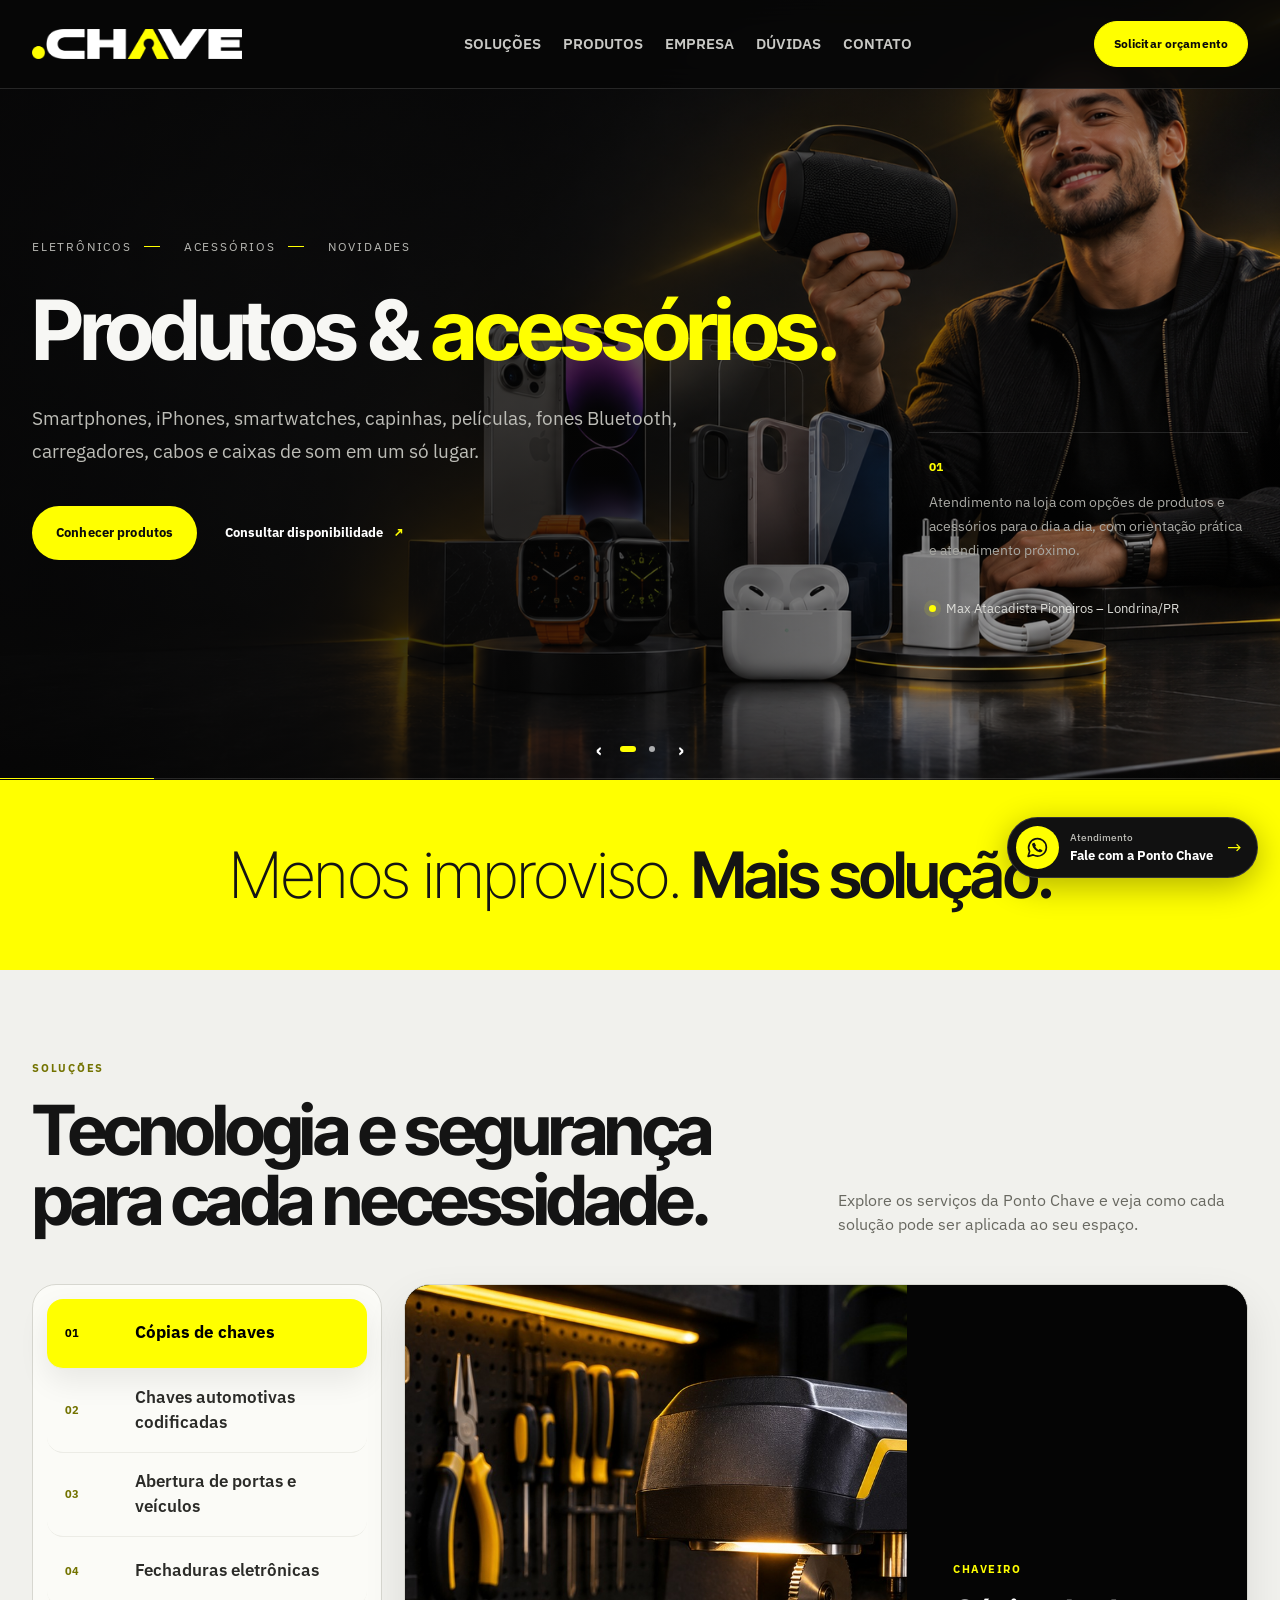
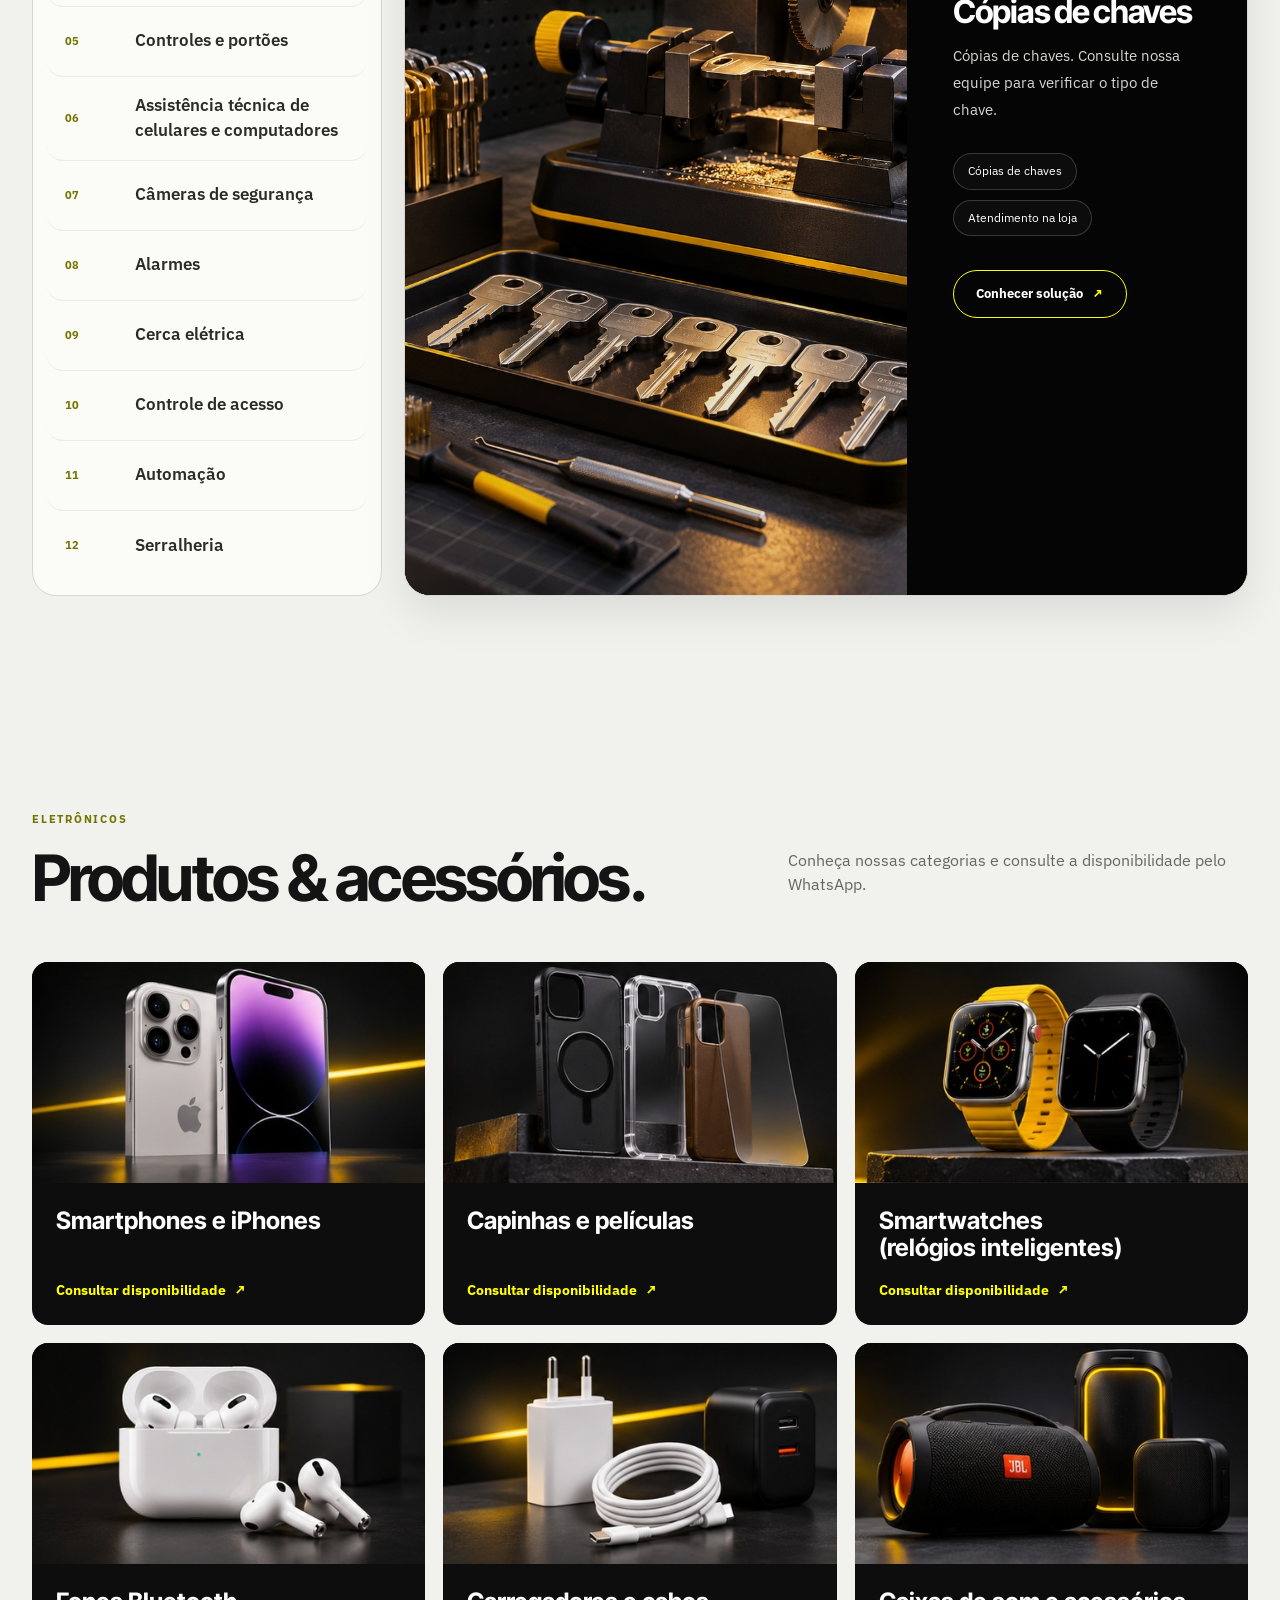
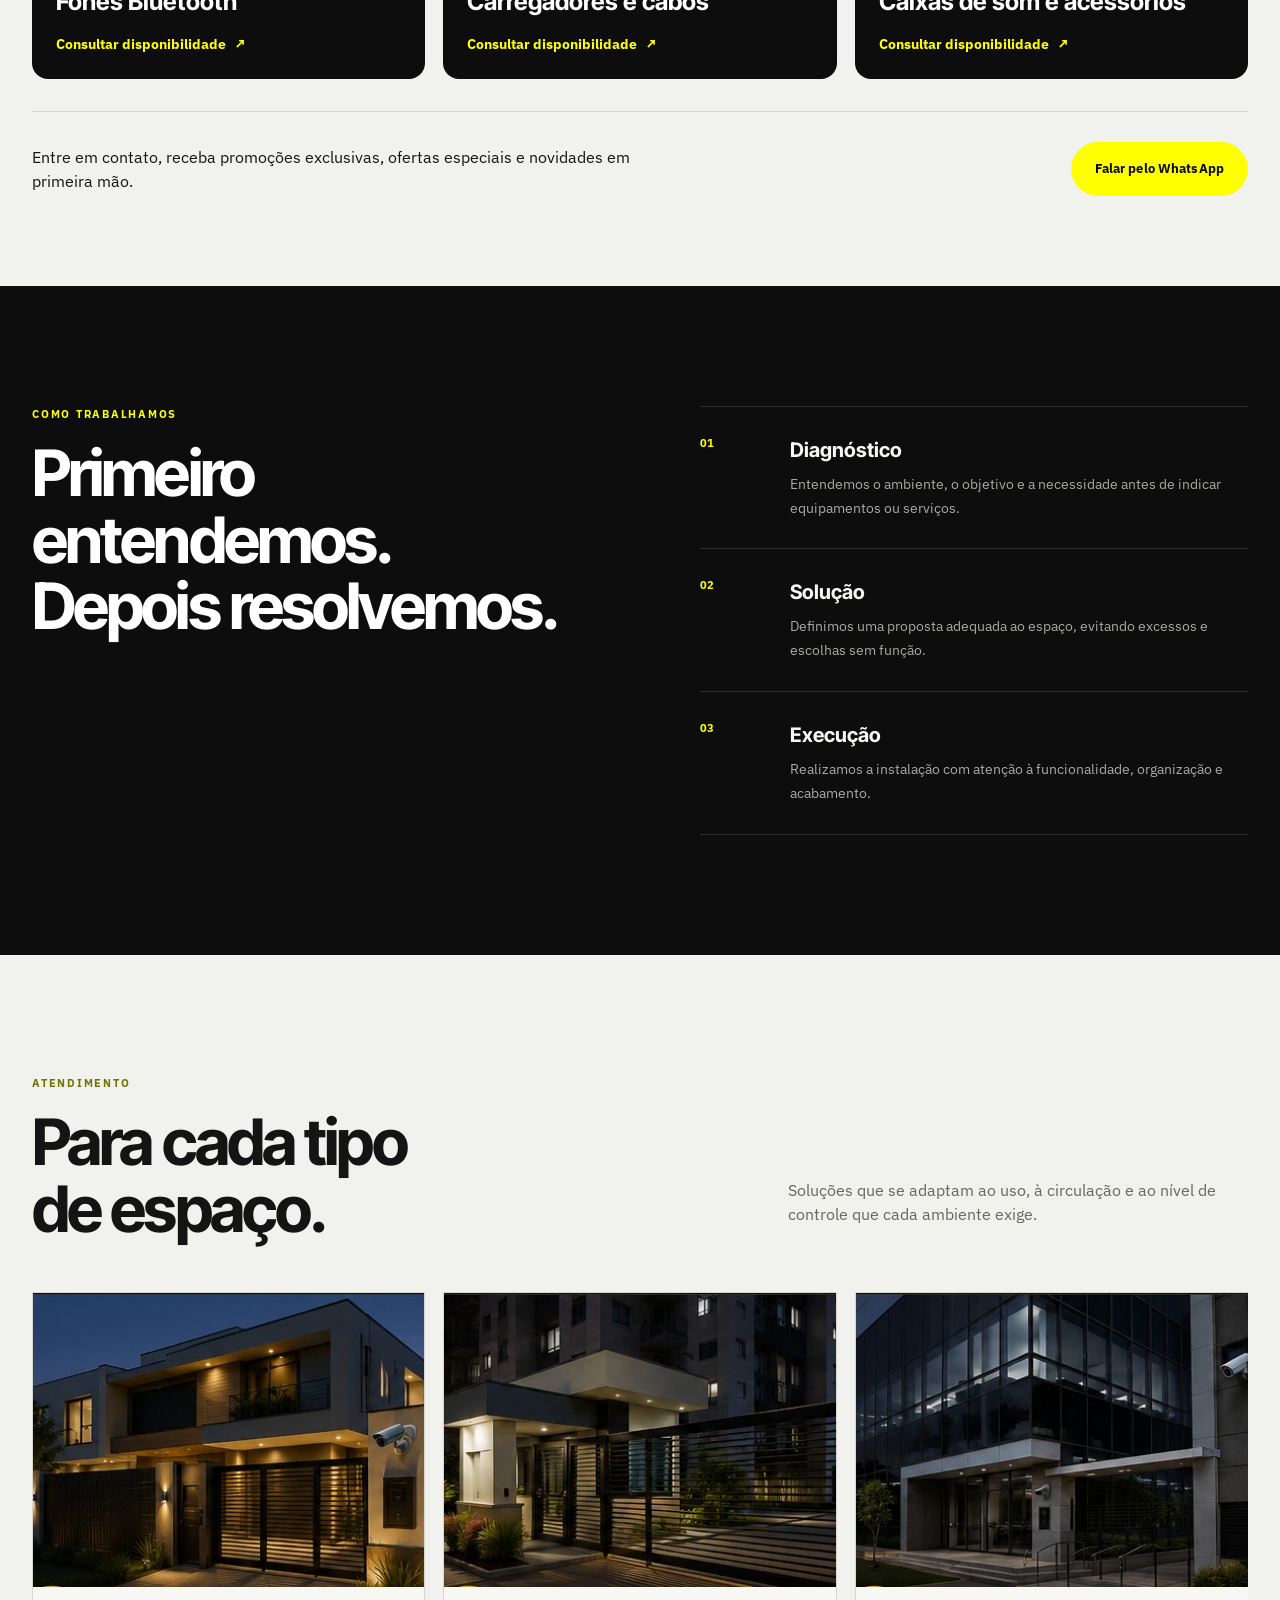
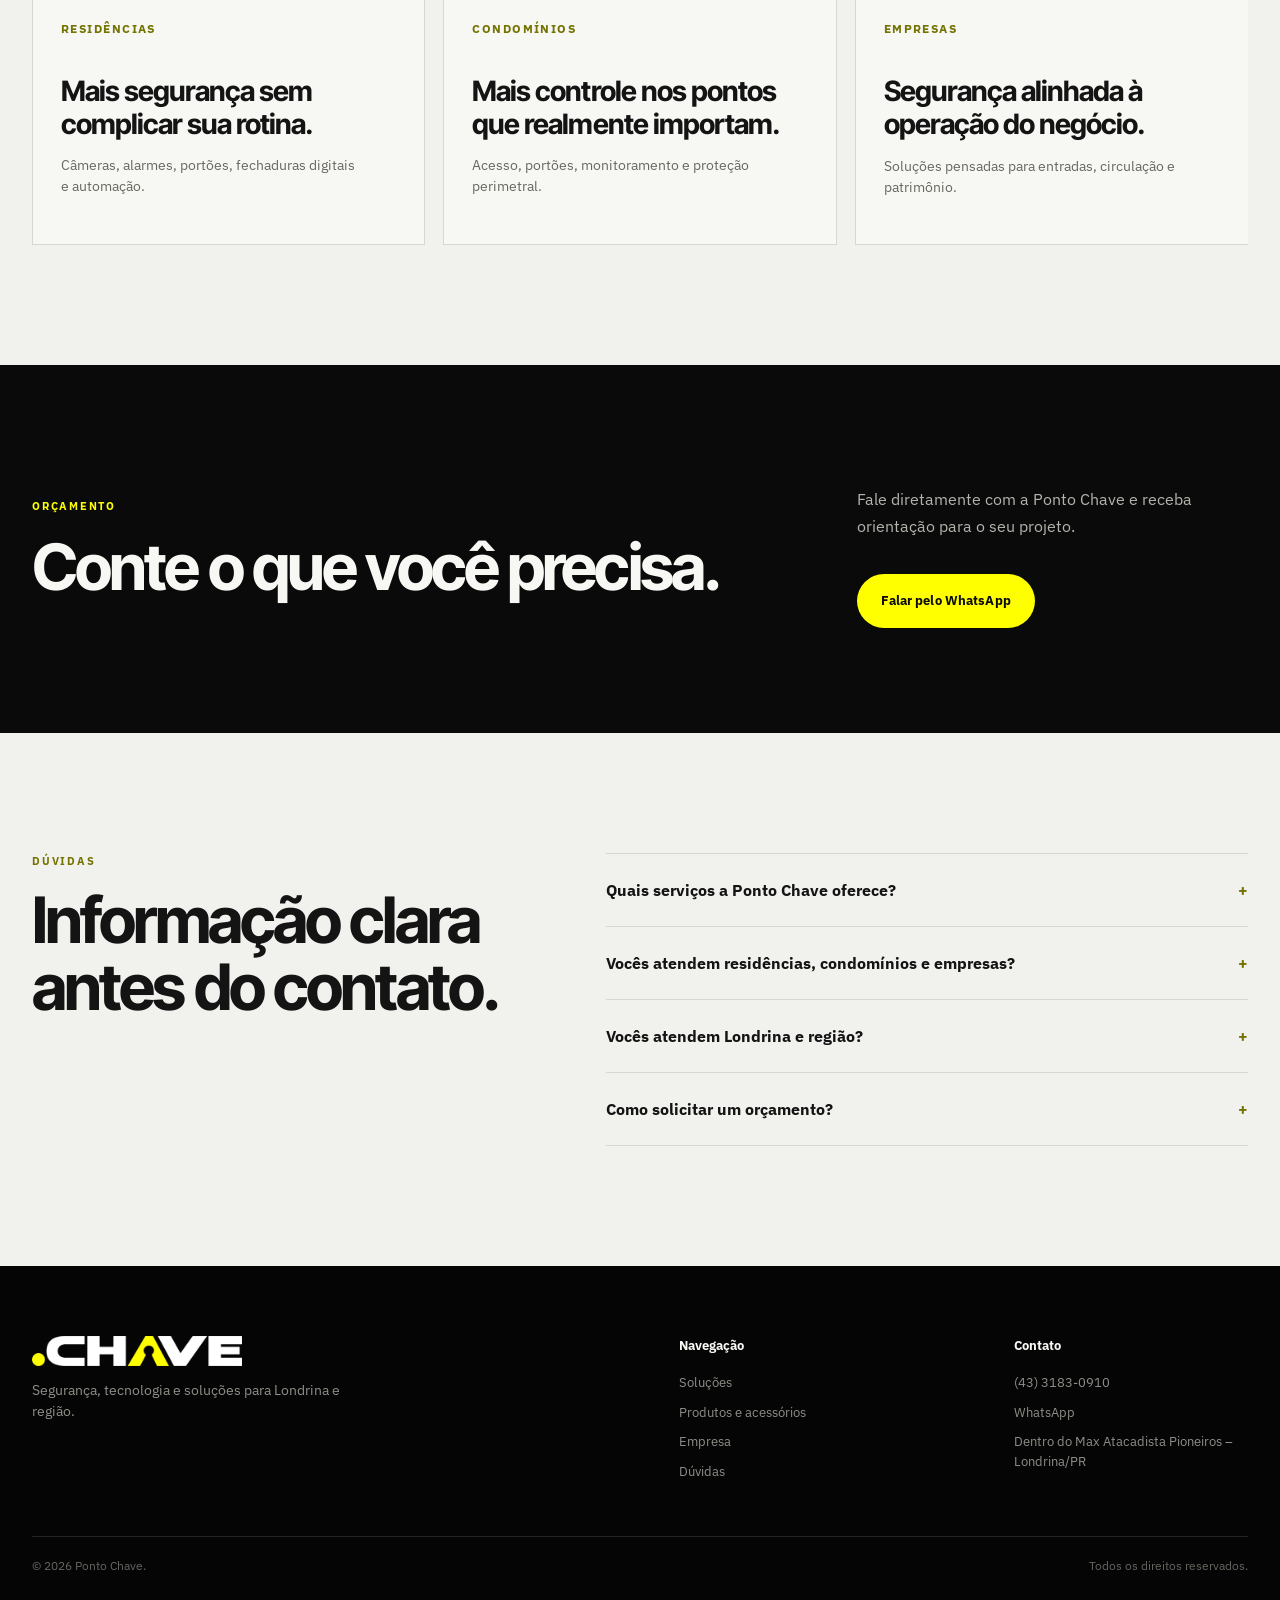
<file: index.html>
<!doctype html>
<html lang="pt-BR">
<head>
  <!-- Google Tag Manager -->
  <script>(function(w,d,s,l,i){w[l]=w[l]||[];w[l].push({'gtm.start':
  new Date().getTime(),event:'gtm.js'});var f=d.getElementsByTagName(s)[0],
  j=d.createElement(s),dl=l!='dataLayer'?'&l='+l:'';j.async=true;j.src=
  'https://www.googletagmanager.com/gtm.js?id='+i+dl;f.parentNode.insertBefore(j,f);
  })(window,document,'script','dataLayer','GTM-KTL3K98G');</script>
  <!-- End Google Tag Manager -->
  <meta charset="utf-8" />
  <meta name="viewport" content="width=device-width, initial-scale=1" />
  <title>Ponto Chave | Chaveiro, Eletrônicos e Assistência Técnica em Londrina</title>
  <meta name="description" content="Chaveiro, chaves automotivas, fechaduras eletrônicas, controles e portões, assistência técnica, smartphones e acessórios em Londrina." />
  <meta name="robots" content="index,follow,max-image-preview:large" />
  <meta name="theme-color" content="#070707" />
  <link rel="canonical" href="https://rocha-alx.github.io/pontochavelondrina/" />
  <meta property="og:type" content="website" />
  <meta property="og:locale" content="pt_BR" />
  <meta property="og:title" content="Ponto Chave | Chaveiro, Eletrônicos e Assistência Técnica" />
  <meta property="og:description" content="Chaveiro, eletrônicos, assistência técnica e soluções de segurança em Londrina." />
  <meta property="og:url" content="https://rocha-alx.github.io/pontochavelondrina/" />
  <link rel="stylesheet" href="styles.css" />
  <script type="application/ld+json">
  {
    "@context":"https://schema.org",
    "@type":"LocalBusiness",
    "name":"Ponto Chave",
    "url":"https://rocha-alx.github.io/pontochavelondrina/",
    "telephone":"+55 43 3183-0910",
    "areaServed":["Londrina","Região de Londrina"],
    "description":"Chaveiro, eletrônicos, assistência técnica, produtos e acessórios, segurança e automação."
  }
  </script>
</head>
<body>
<!-- Google Tag Manager (noscript) -->
<noscript><iframe src="https://www.googletagmanager.com/ns.html?id=GTM-KTL3K98G"
height="0" width="0" style="display:none;visibility:hidden"></iframe></noscript>
<!-- End Google Tag Manager (noscript) -->
  <a class="skip-link" href="#conteudo">Pular para o conteúdo</a>

  <header class="site-header" id="inicio">
    <div class="container nav-wrap">
      <a class="brand" href="#inicio" aria-label="Ponto Chave - início">
        <picture class="responsive-picture"><source media="(max-width: 980px)" srcset="assets/logo-ponto-chave-mobile.webp"><img src="assets/logo-ponto-chave.png" alt="Ponto Chave" width="2048" height="294" /></picture>
      </a>

      <button class="menu-toggle" aria-expanded="false" aria-controls="nav">Menu</button>

      <nav id="nav" class="nav" aria-label="Navegação principal">
        <a href="#solucoes">SOLUÇÕES</a>
        <a href="#produtos">PRODUTOS</a>
        <a href="#empresa">EMPRESA</a>
        <a href="#faq">DÚVIDAS</a>
        <a href="#contato">CONTATO</a>
      </nav>

      <a class="header-cta-btn" href="https://wa.me/554331830910" target="_blank" rel="noopener">
        Solicitar orçamento
      </a>
    </div>
  </header>

  <main id="conteudo">
    <div class="hero-carousel" aria-label="Destaques da Ponto Chave">
    <section class="hero hero-products" data-hero-slide="0">
      <picture class="responsive-picture"><source media="(max-width: 980px)" srcset="assets/hero-produtos-banner-mobile.webp"><img class="hero-image hero-products-image" src="assets/hero-produtos-banner.png" alt="Produtos e acessórios da Ponto Chave" loading="eager"></picture>
      <div class="hero-overlay hero-products-overlay"></div>
      <div class="container hero-grid">
        <div class="hero-main">
          <div class="hero-topline"><span>Eletrônicos</span><span>Acessórios</span><span>Novidades</span></div>
          <h2>Produtos &amp; <em>acessórios.</em></h2>
          <p class="hero-lead">Smartphones, iPhones, smartwatches, capinhas, películas, fones Bluetooth, carregadores, cabos e caixas de som em um só lugar.</p>
          <div class="hero-actions"><a class="btn btn-primary" href="#produtos">Conhecer produtos</a><a class="text-link" href="https://wa.me/554331830910" target="_blank" rel="noopener">Consultar disponibilidade <span>↗</span></a></div>
        </div>
        <aside class="hero-aside hero-aside-products">
          <div class="hero-note">
            <span class="note-number">01</span>
            <p>Atendimento na loja com opções de produtos e acessórios para o dia a dia, com orientação prática e atendimento próximo.</p>
          </div>
          <div class="hero-location">
            <span class="status-dot"></span>
            Max Atacadista Pioneiros – Londrina/PR
          </div>
        </aside>
      </div>
      <div class="hero-rule"></div>
    </section>

    <section class="hero" data-hero-slide="1" hidden>
      <video class="hero-video" autoplay muted loop playsinline aria-hidden="true">
        <source src="assets/banner-hero.mp4" type="video/mp4">
      </video>
      <div class="hero-overlay"></div>
      <div class="container hero-grid">
        <div class="hero-main">
          <div class="hero-topline">
            <span>Segurança</span><span>Automação</span><span>Serralheria</span>
          </div>

          <h1>Seu espaço mais <em>seguro, inteligente</em> e funcional.</h1>

          <p class="hero-lead">
            Projetos para residências, condomínios e empresas em Londrina e região — da proteção do patrimônio à automação do acesso.
          </p>

          <div class="hero-actions">
            <a class="btn btn-primary" href="https://wa.me/554331830910" target="_blank" rel="noopener">
              Solicitar orçamento
            </a>
            <a class="text-link" href="#solucoes">Conhecer soluções <span>↓</span></a>
          </div>
        </div>

        <aside class="hero-aside">
          <div class="hero-note">
            <span class="note-number">02</span>
            <p>Atendimento próximo, orientação objetiva e soluções definidas conforme a necessidade de cada ambiente.</p>
          </div>
          <div class="hero-location">
            <span class="status-dot"></span>
            Londrina e região
          </div>
        </aside>
      </div>

      <div class="hero-rule"></div>
    </section>
    <div class="hero-controls" aria-label="Navegação dos banners">
      <button type="button" class="hero-control hero-arrow" data-hero-prev aria-label="Banner anterior">‹</button>
      <div class="hero-dots" aria-label="Marcadores dos banners">
        <button type="button" class="hero-dot" data-hero-dot="0" aria-label="Banner de produtos" aria-pressed="true"></button>
        <button type="button" class="hero-dot" data-hero-dot="1" aria-label="Banner de serviços" aria-pressed="false"></button>
      </div>
      <button type="button" class="hero-control hero-arrow" data-hero-next aria-label="Próximo banner">›</button>
    </div>
    </div>

    <section class="intro intro-yellow">
      <div class="container intro-yellow-inner">
        <h2><span class="intro-light">Menos improviso.</span> <strong>Mais solução.</strong></h2>
      </div>
    </section>

    <section class="solutions-interactive section-light" id="solucoes">
      <div class="container">
        <div class="solutions-head">
          <div>
            <p class="eyebrow">Soluções</p>
            <h2>Tecnologia e segurança para cada necessidade.</h2>
          </div>
          <p>Explore os serviços da Ponto Chave e veja como cada solução pode ser aplicada ao seu espaço.</p>
        </div>

        <div class="solutions-shell">
          <div class="solutions-nav" role="tablist" aria-label="Soluções da Ponto Chave">
            <button class="solution-tab active" role="tab" aria-selected="true" data-solution="copias">
              <span class="solution-no">01</span>
              <span class="solution-label">Cópias de chaves</span>
            </button>
            <button class="solution-tab" role="tab" aria-selected="false" data-solution="automotivas">
              <span class="solution-no">02</span>
              <span class="solution-label">Chaves automotivas codificadas</span>
            </button>
            <button class="solution-tab" role="tab" aria-selected="false" data-solution="abertura">
              <span class="solution-no">03</span>
              <span class="solution-label">Abertura de portas e veículos</span>
            </button>
            <button class="solution-tab" role="tab" aria-selected="false" data-solution="fechaduras">
              <span class="solution-no">04</span>
              <span class="solution-label">Fechaduras eletrônicas</span>
            </button>
            <button class="solution-tab" role="tab" aria-selected="false" data-solution="portao">
              <span class="solution-no">05</span>
              <span class="solution-label">Controles e portões</span>
            </button>
            <button class="solution-tab" role="tab" aria-selected="false" data-solution="assistencia">
              <span class="solution-no">06</span>
              <span class="solution-label">Assistência técnica de celulares e computadores</span>
            </button>
            <button class="solution-tab" role="tab" aria-selected="false" data-solution="cameras">
              <span class="solution-no">07</span>
              <span class="solution-label">Câmeras de segurança</span>
            </button>
            <button class="solution-tab" role="tab" aria-selected="false" data-solution="alarmes">
              <span class="solution-no">08</span>
              <span class="solution-label">Alarmes</span>
            </button>
            <button class="solution-tab" role="tab" aria-selected="false" data-solution="cerca">
              <span class="solution-no">09</span>
              <span class="solution-label">Cerca elétrica</span>
            </button>
            <button class="solution-tab" role="tab" aria-selected="false" data-solution="acesso">
              <span class="solution-no">10</span>
              <span class="solution-label">Controle de acesso</span>
            </button>
            <button class="solution-tab" role="tab" aria-selected="false" data-solution="automacao">
              <span class="solution-no">11</span>
              <span class="solution-label">Automação</span>
            </button>
            <button class="solution-tab" role="tab" aria-selected="false" data-solution="serralheria">
              <span class="solution-no">12</span>
              <span class="solution-label">Serralheria</span>
            </button>
          </div>

          <div class="solution-stage">
            <div class="solution-visual" id="solutionVisual" data-theme="copias">
              <picture class="responsive-picture"><source id="solutionMobileSource" media="(max-width: 980px)" srcset="assets/solucoes-v3-copias-mobile.webp"><img id="solutionImage" src="assets/solucoes-v3-copias.jpg" alt="Cópias de chaves" loading="eager"></picture>
            </div>

            <div class="solution-copy" aria-live="polite">
              <div class="solution-meta" id="solutionMeta">Chaveiro</div>
              <h3 id="solutionTitle">Cópias de chaves</h3>
              <p id="solutionDescription">Cópias de chaves. Consulte nossa equipe para verificar o tipo de chave.</p>

              <div class="solution-benefits" id="solutionBenefits">
                <span>Cópias de chaves</span>
                <span>Atendimento na loja</span>
              </div>

              <a class="solution-link" id="solutionLink" href="copias-de-chaves.html">Conhecer solução <span>↗</span></a>
            </div>
          </div>
        </div>
      </div>
    </section>

    <section class="products-section section-light" id="produtos">
      <div class="container">
        <div class="section-title-row"><div><p class="eyebrow">Eletrônicos</p><h2>Produtos &amp; acessórios.</h2></div><p>Conheça nossas categorias e consulte a disponibilidade pelo WhatsApp.</p></div>
        <div class="products-grid"><article class="product-card"><div class="product-image"><img src="assets/produto-smartphones.jpg" alt="Smartphones e iPhones" loading="lazy"></div><div class="product-copy"><h3>Smartphones e iPhones</h3><a class="product-link" href="https://wa.me/554331830910?text=Ol%C3%A1%21%20Gostaria%20de%20saber%20mais%20sobre%20Smartphones%20e%20iPhones." target="_blank" rel="noopener">Consultar disponibilidade <span>↗</span></a></div></article><article class="product-card"><div class="product-image"><img src="assets/produto-capinhas.jpg" alt="Capinhas e películas" loading="lazy"></div><div class="product-copy"><h3>Capinhas e películas</h3><a class="product-link" href="https://wa.me/554331830910?text=Ol%C3%A1%21%20Gostaria%20de%20saber%20mais%20sobre%20Capinhas%20e%20pel%C3%ADculas." target="_blank" rel="noopener">Consultar disponibilidade <span>↗</span></a></div></article><article class="product-card"><div class="product-image"><img src="assets/produto-smartwatches.jpg" alt="Smartwatches (relógios inteligentes)" loading="lazy"></div><div class="product-copy"><h3>Smartwatches (relógios inteligentes)</h3><a class="product-link" href="https://wa.me/554331830910?text=Ol%C3%A1%21%20Gostaria%20de%20saber%20mais%20sobre%20Smartwatches%20%28rel%C3%B3gios%20inteligentes%29." target="_blank" rel="noopener">Consultar disponibilidade <span>↗</span></a></div></article><article class="product-card"><div class="product-image"><img src="assets/produto-fones.jpg" alt="Fones Bluetooth" loading="lazy"></div><div class="product-copy"><h3>Fones Bluetooth</h3><a class="product-link" href="https://wa.me/554331830910?text=Ol%C3%A1%21%20Gostaria%20de%20saber%20mais%20sobre%20Fones%20Bluetooth." target="_blank" rel="noopener">Consultar disponibilidade <span>↗</span></a></div></article><article class="product-card"><div class="product-image"><img src="assets/produto-carregadores.jpg" alt="Carregadores e cabos" loading="lazy"></div><div class="product-copy"><h3>Carregadores e cabos</h3><a class="product-link" href="https://wa.me/554331830910?text=Ol%C3%A1%21%20Gostaria%20de%20saber%20mais%20sobre%20Carregadores%20e%20cabos." target="_blank" rel="noopener">Consultar disponibilidade <span>↗</span></a></div></article><article class="product-card"><div class="product-image"><img src="assets/produto-caixas.jpg" alt="Caixas de som e acessórios" loading="lazy"></div><div class="product-copy"><h3>Caixas de som e acessórios</h3><a class="product-link" href="https://wa.me/554331830910?text=Ol%C3%A1%21%20Gostaria%20de%20saber%20mais%20sobre%20Caixas%20de%20som%20e%20acess%C3%B3rios." target="_blank" rel="noopener">Consultar disponibilidade <span>↗</span></a></div></article></div>
        <div class="products-contact"><p>Entre em contato, receba promoções exclusivas, ofertas especiais e novidades em primeira mão.</p><a class="btn btn-primary" href="https://wa.me/554331830910" target="_blank" rel="noopener">Falar pelo WhatsApp</a></div>
      </div>
    </section>

    <section class="dark-block" id="empresa">
      <div class="container dark-grid">
        <div class="dark-heading">
          <p class="eyebrow">Como trabalhamos</p>
          <h2>Primeiro entendemos.<br>Depois resolvemos.</h2>
        </div>

        <div class="principles">
          <div class="principle">
            <span>01</span>
            <div>
              <h3>Diagnóstico</h3>
              <p>Entendemos o ambiente, o objetivo e a necessidade antes de indicar equipamentos ou serviços.</p>
            </div>
          </div>
          <div class="principle">
            <span>02</span>
            <div>
              <h3>Solução</h3>
              <p>Definimos uma proposta adequada ao espaço, evitando excessos e escolhas sem função.</p>
            </div>
          </div>
          <div class="principle">
            <span>03</span>
            <div>
              <h3>Execução</h3>
              <p>Realizamos a instalação com atenção à funcionalidade, organização e acabamento.</p>
            </div>
          </div>
        </div>
      </div>
    </section>

    <section class="audiences section-light">
      <div class="container">
        <div class="section-title-row">
          <div>
            <p class="eyebrow">Atendimento</p>
            <h2>Para cada tipo de espaço.</h2>
          </div>
          <p>Soluções que se adaptam ao uso, à circulação e ao nível de controle que cada ambiente exige.</p>
        </div>

        <div class="audience-cards audience-cards-with-images">
          <article>
            <div class="audience-image"><img src="assets/atendimento-residencias.jpg" alt="Residência moderna com soluções de segurança e automação" loading="lazy"></div>
            <div class="audience-content"><span>Residências</span><h3>Mais segurança sem complicar sua rotina.</h3><p>Câmeras, alarmes, portões, fechaduras digitais e automação.</p></div>
          </article>
          <article>
            <div class="audience-image"><img src="assets/atendimento-condominios.jpg" alt="Condomínio com portaria e controle de acesso" loading="lazy"></div>
            <div class="audience-content"><span>Condomínios</span><h3>Mais controle nos pontos que realmente importam.</h3><p>Acesso, portões, monitoramento e proteção perimetral.</p></div>
          </article>
          <article>
            <div class="audience-image"><img src="assets/atendimento-empresas.jpg" alt="Empresa moderna com sistema de segurança e controle de acesso" loading="lazy"></div>
            <div class="audience-content"><span>Empresas</span><h3>Segurança alinhada à operação do negócio.</h3><p>Soluções pensadas para entradas, circulação e patrimônio.</p></div>
          </article>
        </div>
      </div>
    </section>

    <section class="contact-strip" id="contato">
      <div class="container contact-grid">
        <div>
          <p class="eyebrow">Orçamento</p>
          <h2>Conte o que você precisa.</h2>
        </div>
        <div>
          <p>Fale diretamente com a Ponto Chave e receba orientação para o seu projeto.</p>
          <a class="btn btn-primary" href="https://wa.me/554331830910" target="_blank" rel="noopener">
            Falar pelo WhatsApp
          </a>
        </div>
      </div>
    </section>

    <section class="faq section-light" id="faq">
      <div class="container faq-grid">
        <div>
          <p class="eyebrow">Dúvidas</p>
          <h2>Informação clara antes do contato.</h2>
        </div>

        <div class="faq-list">
          <details>
            <summary>Quais serviços a Ponto Chave oferece?</summary>
            <p>Cópias de chaves, chaves automotivas codificadas, abertura de portas e veículos, instalação e manutenção de fechaduras eletrônicas e de controles e portões, assistência técnica de celulares e computadores, além de serviços de segurança e automação.</p>
          </details>
          <details>
            <summary>Vocês atendem residências, condomínios e empresas?</summary>
            <p>Sim. As soluções são definidas de acordo com as características e necessidades de cada ambiente.</p>
          </details>
          <details>
            <summary>Vocês atendem Londrina e região?</summary>
            <p>Sim. A Ponto Chave atende Londrina e região.</p>
          </details>
          <details>
            <summary>Como solicitar um orçamento?</summary>
            <p>Entre em contato pelo WhatsApp ou telefone e informe brevemente o serviço que você procura.</p>
          </details>
        </div>
      </div>
    </section>
  </main>

  <footer>
    <div class="container footer-grid">
      <div class="footer-brand">
        <picture class="responsive-picture"><source media="(max-width: 980px)" srcset="assets/logo-ponto-chave-mobile.webp"><img src="assets/logo-ponto-chave.png" alt="Ponto Chave" /></picture>
        <p>Segurança, tecnologia e soluções para Londrina e região.</p>
      </div>

      <div class="footer-col">
        <b>Navegação</b>
        <a href="#solucoes">Soluções</a>
        <a href="#produtos">Produtos e acessórios</a>
        <a href="#empresa">Empresa</a>
        <a href="#faq">Dúvidas</a>
      </div>

      <div class="footer-col">
        <b>Contato</b>
        <a href="tel:+554331830910">(43) 3183-0910</a>
        <a href="https://wa.me/554331830910" target="_blank" rel="noopener">WhatsApp</a>
        <span>Dentro do Max Atacadista Pioneiros – Londrina/PR</span>
      </div>
    </div>

    <div class="container footer-bottom">
      <span>© <span id="year"></span> Ponto Chave.</span>
      <span>Todos os direitos reservados.</span>
    </div>
  </footer>

  <a class="floating-whatsapp" href="https://wa.me/554331830910" target="_blank" rel="noopener" aria-label="Falar com a Ponto Chave pelo WhatsApp"><span class="pc-wa-icon"><svg viewBox="0 0 24 24" width="25" height="25" aria-hidden="true" fill="none" stroke="currentColor" stroke-width="1.6" stroke-linecap="round" stroke-linejoin="round"><path d="M20.5 11.7a8.5 8.5 0 0 1-12.7 7.4L3 20.5l1.4-4.7A8.5 8.5 0 1 1 20.5 11.7Z"/><path d="M8.2 7.6c.4-.4 1-.3 1.2.2l1 2c.2.4-.2.8-.6 1.2.7 1.5 1.8 2.6 3.3 3.3.4-.4.8-1 1.2-.8l2 1c.5.2.6.8.3 1.2-.6.9-1.6 1.1-2.5.9-3.8-.9-6.4-3.5-7.3-7.2-.2-.8.3-1.5 1.4-1.8Z" fill="currentColor" stroke="none"/></svg></span><span class="pc-wa-copy"><span>Atendimento</span><strong>Fale com a Ponto Chave</strong></span><span class="pc-wa-arrow" aria-hidden="true">→</span></a>

  <script src="script.js"></script>
</body>
</html>
</file>
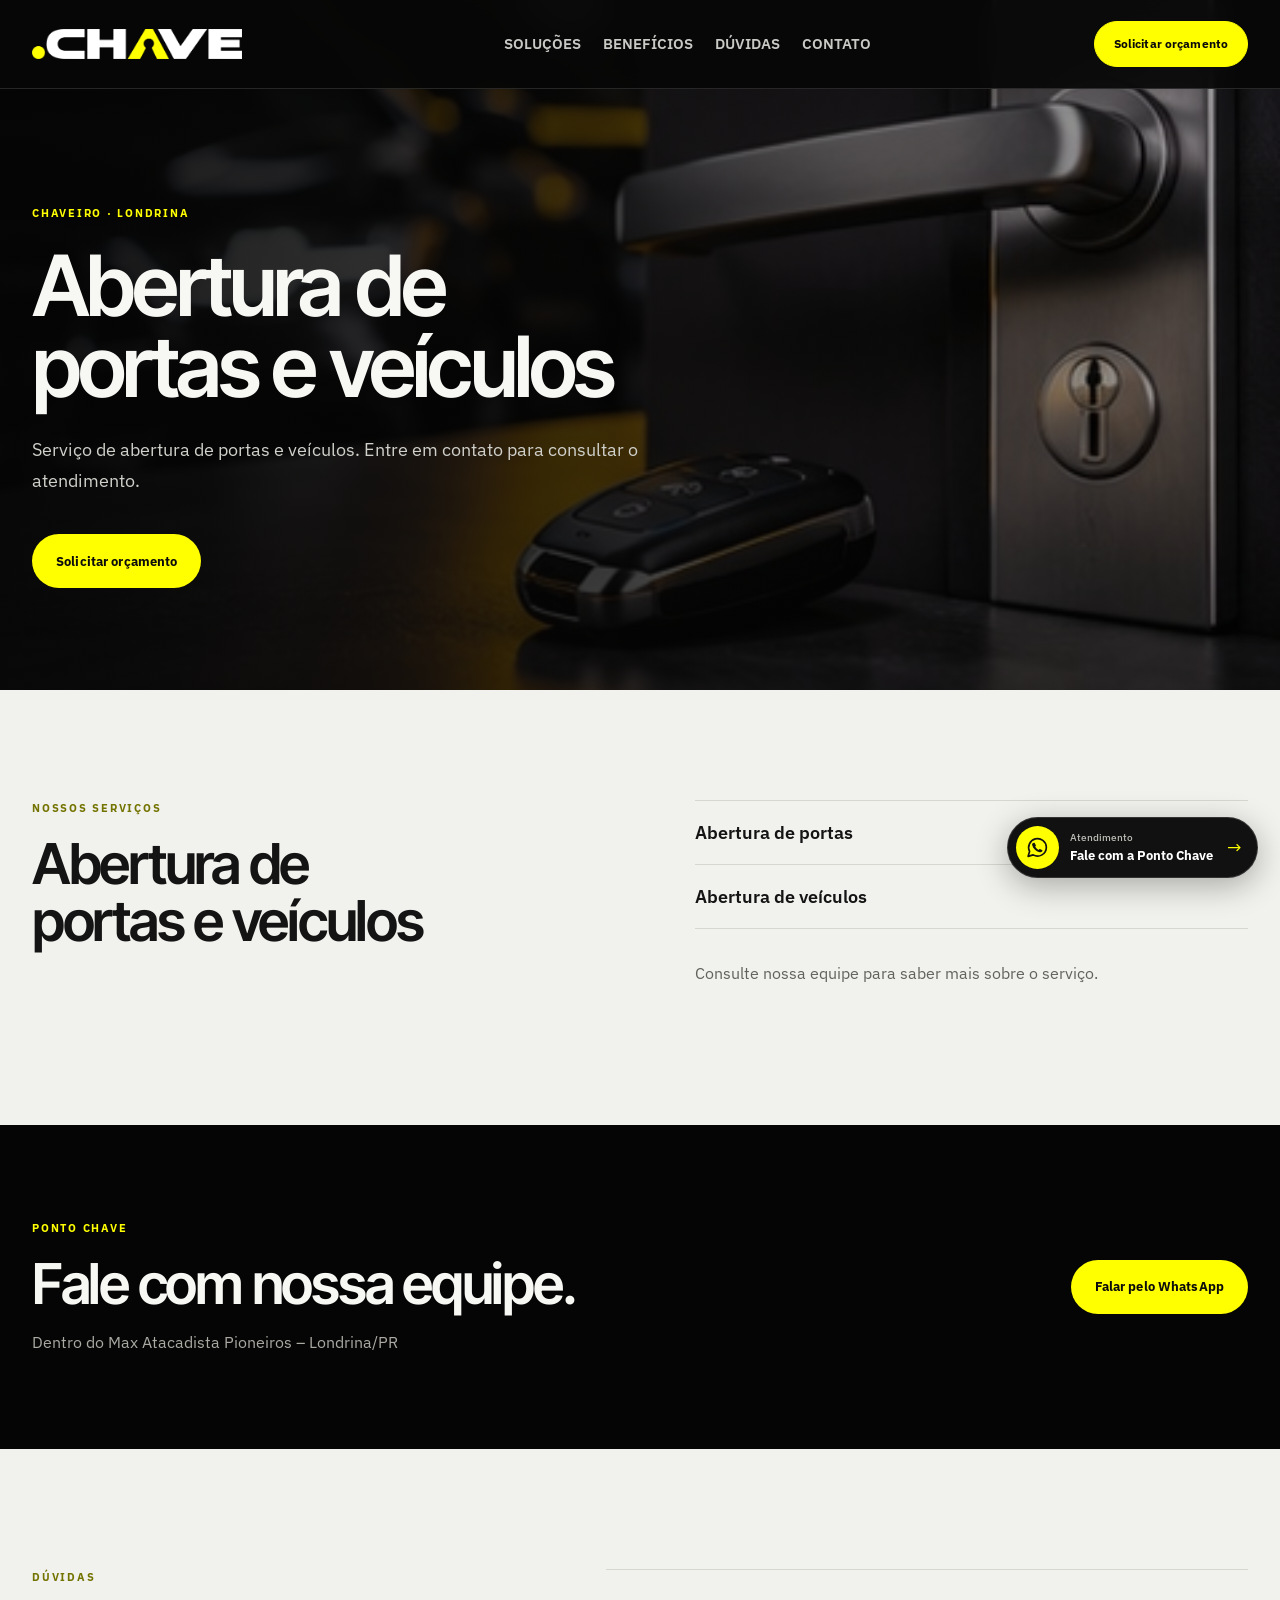
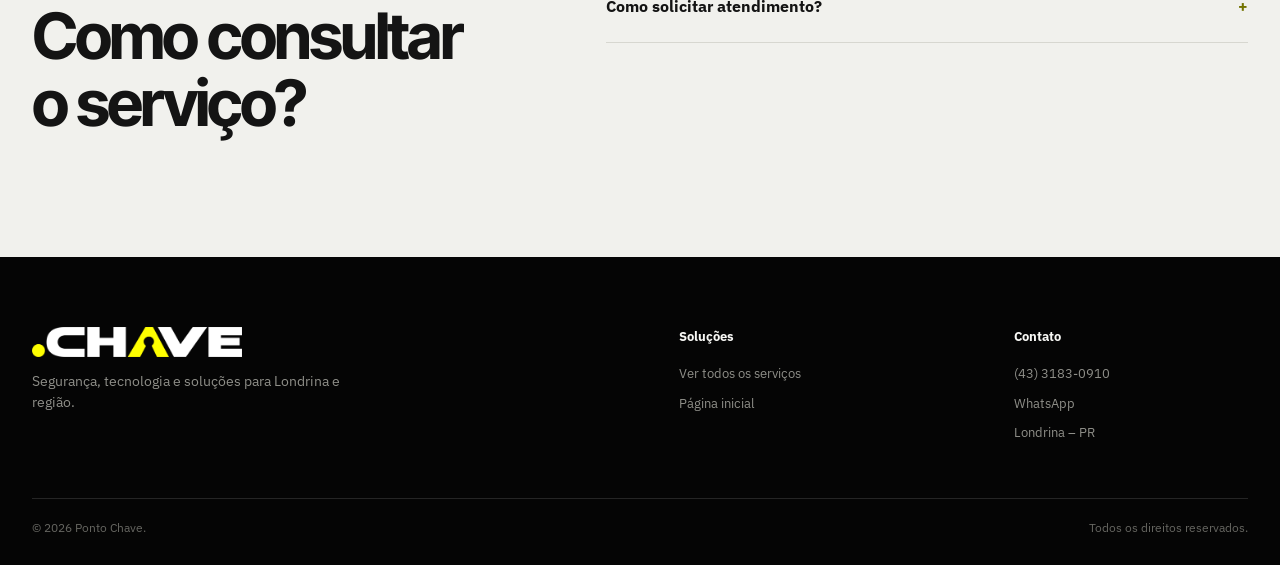
<file: abertura-de-portas-e-veiculos.html>
<!doctype html>
<html lang="pt-BR"><head>
  <!-- Google Tag Manager -->
  <script>(function(w,d,s,l,i){w[l]=w[l]||[];w[l].push({'gtm.start':
  new Date().getTime(),event:'gtm.js'});var f=d.getElementsByTagName(s)[0],
  j=d.createElement(s),dl=l!='dataLayer'?'&l='+l:'';j.async=true;j.src=
  'https://www.googletagmanager.com/gtm.js?id='+i+dl;f.parentNode.insertBefore(j,f);
  })(window,document,'script','dataLayer','GTM-KTL3K98G');</script>
  <!-- End Google Tag Manager -->
<meta charset="utf-8"><meta name="viewport" content="width=device-width,initial-scale=1">
<title>Abertura de portas e veículos em Londrina | Ponto Chave</title><meta name="description" content="Serviço de abertura de portas e veículos. Entre em contato para consultar o atendimento."><meta name="robots" content="index,follow"><link rel="canonical" href="https://rocha-alx.github.io/pontochavelondrina/abertura-de-portas-e-veiculos.html"><link rel="stylesheet" href="styles.css"></head><body class="landing-page">
<!-- Google Tag Manager (noscript) -->
<noscript><iframe src="https://www.googletagmanager.com/ns.html?id=GTM-KTL3K98G"
height="0" width="0" style="display:none;visibility:hidden"></iframe></noscript>
<!-- End Google Tag Manager (noscript) -->
<header class="site-header"><div class="container nav-wrap"><a class="brand" href="index.html" aria-label="Ponto Chave - início"><picture class="responsive-picture"><source media="(max-width: 980px)" srcset="assets/logo-ponto-chave-mobile.webp"><img src="assets/logo-ponto-chave.png" alt="Ponto Chave" width="2048" height="294"></picture></a><button class="menu-toggle" aria-expanded="false" aria-controls="nav">Menu</button><nav id="nav" class="nav" aria-label="Navegação principal"><a href="index.html#solucoes">SOLUÇÕES</a><a href="#beneficios">BENEFÍCIOS</a><a href="#duvidas">DÚVIDAS</a><a href="#contato">CONTATO</a></nav><a class="header-cta-btn" href="https://wa.me/554331830910?text=Ol%C3%A1%21%20Gostaria%20de%20saber%20mais%20sobre%20Abertura%20de%20portas%20e%20ve%C3%ADculos." target="_blank" rel="noopener">Solicitar orçamento</a></div></header>
<main><section class="lp-hero"><div class="lp-hero-media"><img src="assets/servico-abertura.jpg" alt="Imagem ilustrativa: Abertura de portas e veículos"></div><div class="lp-hero-overlay"></div><div class="container lp-hero-grid"><div><p class="eyebrow">Chaveiro · Londrina</p><h1>Abertura de portas e veículos</h1><p>Serviço de abertura de portas e veículos. Entre em contato para consultar o atendimento.</p><div class="hero-actions"><a class="btn btn-primary" href="https://wa.me/554331830910?text=Ol%C3%A1%21%20Gostaria%20de%20saber%20mais%20sobre%20Abertura%20de%20portas%20e%20ve%C3%ADculos." target="_blank" rel="noopener">Solicitar orçamento</a></div></div></div></section><section class="lp-benefits section-light" id="beneficios"><div class="container lp-two"><div><p class="eyebrow">Nossos serviços</p><h2>Abertura de portas e veículos</h2></div><div><ul><li>Abertura de portas</li><li>Abertura de veículos</li></ul><p>Consulte nossa equipe para saber mais sobre o serviço.</p></div></div></section><section class="lp-cta" id="contato"><div class="container lp-cta-grid"><div><p class="eyebrow">Ponto Chave</p><h2>Fale com nossa equipe.</h2><p>Dentro do Max Atacadista Pioneiros – Londrina/PR</p></div><a class="btn btn-primary" href="https://wa.me/554331830910?text=Ol%C3%A1%21%20Gostaria%20de%20saber%20mais%20sobre%20Abertura%20de%20portas%20e%20ve%C3%ADculos." target="_blank" rel="noopener">Falar pelo WhatsApp</a></div></section><section class="faq section-light" id="duvidas"><div class="container faq-grid"><div><p class="eyebrow">Dúvidas</p><h2>Como consultar o serviço?</h2></div><div class="faq-list"><details><summary>Como solicitar atendimento?</summary><p>Entre em contato pelo WhatsApp ou telefone (43) 3183-0910.</p></details></div></div></section></main><footer><div class="container footer-grid"><div class="footer-brand"><picture class="responsive-picture"><source media="(max-width: 980px)" srcset="assets/logo-ponto-chave-mobile.webp"><img src="assets/logo-ponto-chave.png" alt="Ponto Chave"></picture><p>Segurança, tecnologia e soluções para Londrina e região.</p></div><div class="footer-col"><b>Soluções</b><a href="index.html#solucoes">Ver todos os serviços</a><a href="index.html">Página inicial</a></div><div class="footer-col"><b>Contato</b><a href="tel:+554331830910">(43) 3183-0910</a><a href="https://wa.me/554331830910?text=Ol%C3%A1%21%20Gostaria%20de%20saber%20mais%20sobre%20Abertura%20de%20portas%20e%20ve%C3%ADculos." target="_blank" rel="noopener">WhatsApp</a><span>Londrina – PR</span></div></div><div class="container footer-bottom"><span>© <span id="year"></span> Ponto Chave.</span><span>Todos os direitos reservados.</span></div></footer>
<a class="floating-whatsapp" href="https://wa.me/554331830910?text=Ol%C3%A1%21%20Gostaria%20de%20saber%20mais%20sobre%20Abertura%20de%20portas%20e%20ve%C3%ADculos." target="_blank" rel="noopener" aria-label="Solicitar orçamento pelo WhatsApp"><span class="pc-wa-icon"><svg viewBox="0 0 24 24" width="25" height="25" aria-hidden="true" fill="none" stroke="currentColor" stroke-width="1.6" stroke-linecap="round" stroke-linejoin="round"><path d="M20.5 11.7a8.5 8.5 0 0 1-12.7 7.4L3 20.5l1.4-4.7A8.5 8.5 0 1 1 20.5 11.7Z"/><path d="M8.2 7.6c.4-.4 1-.3 1.2.2l1 2c.2.4-.2.8-.6 1.2.7 1.5 1.8 2.6 3.3 3.3.4-.4.8-1 1.2-.8l2 1c.5.2.6.8.3 1.2-.6.9-1.6 1.1-2.5.9-3.8-.9-6.4-3.5-7.3-7.2-.2-.8.3-1.5 1.4-1.8Z" fill="currentColor" stroke="none"/></svg></span><span class="pc-wa-copy"><span>Atendimento</span><strong>Fale com a Ponto Chave</strong></span><span class="pc-wa-arrow" aria-hidden="true">→</span></a><script src="script.js"></script></body></html>
</file>
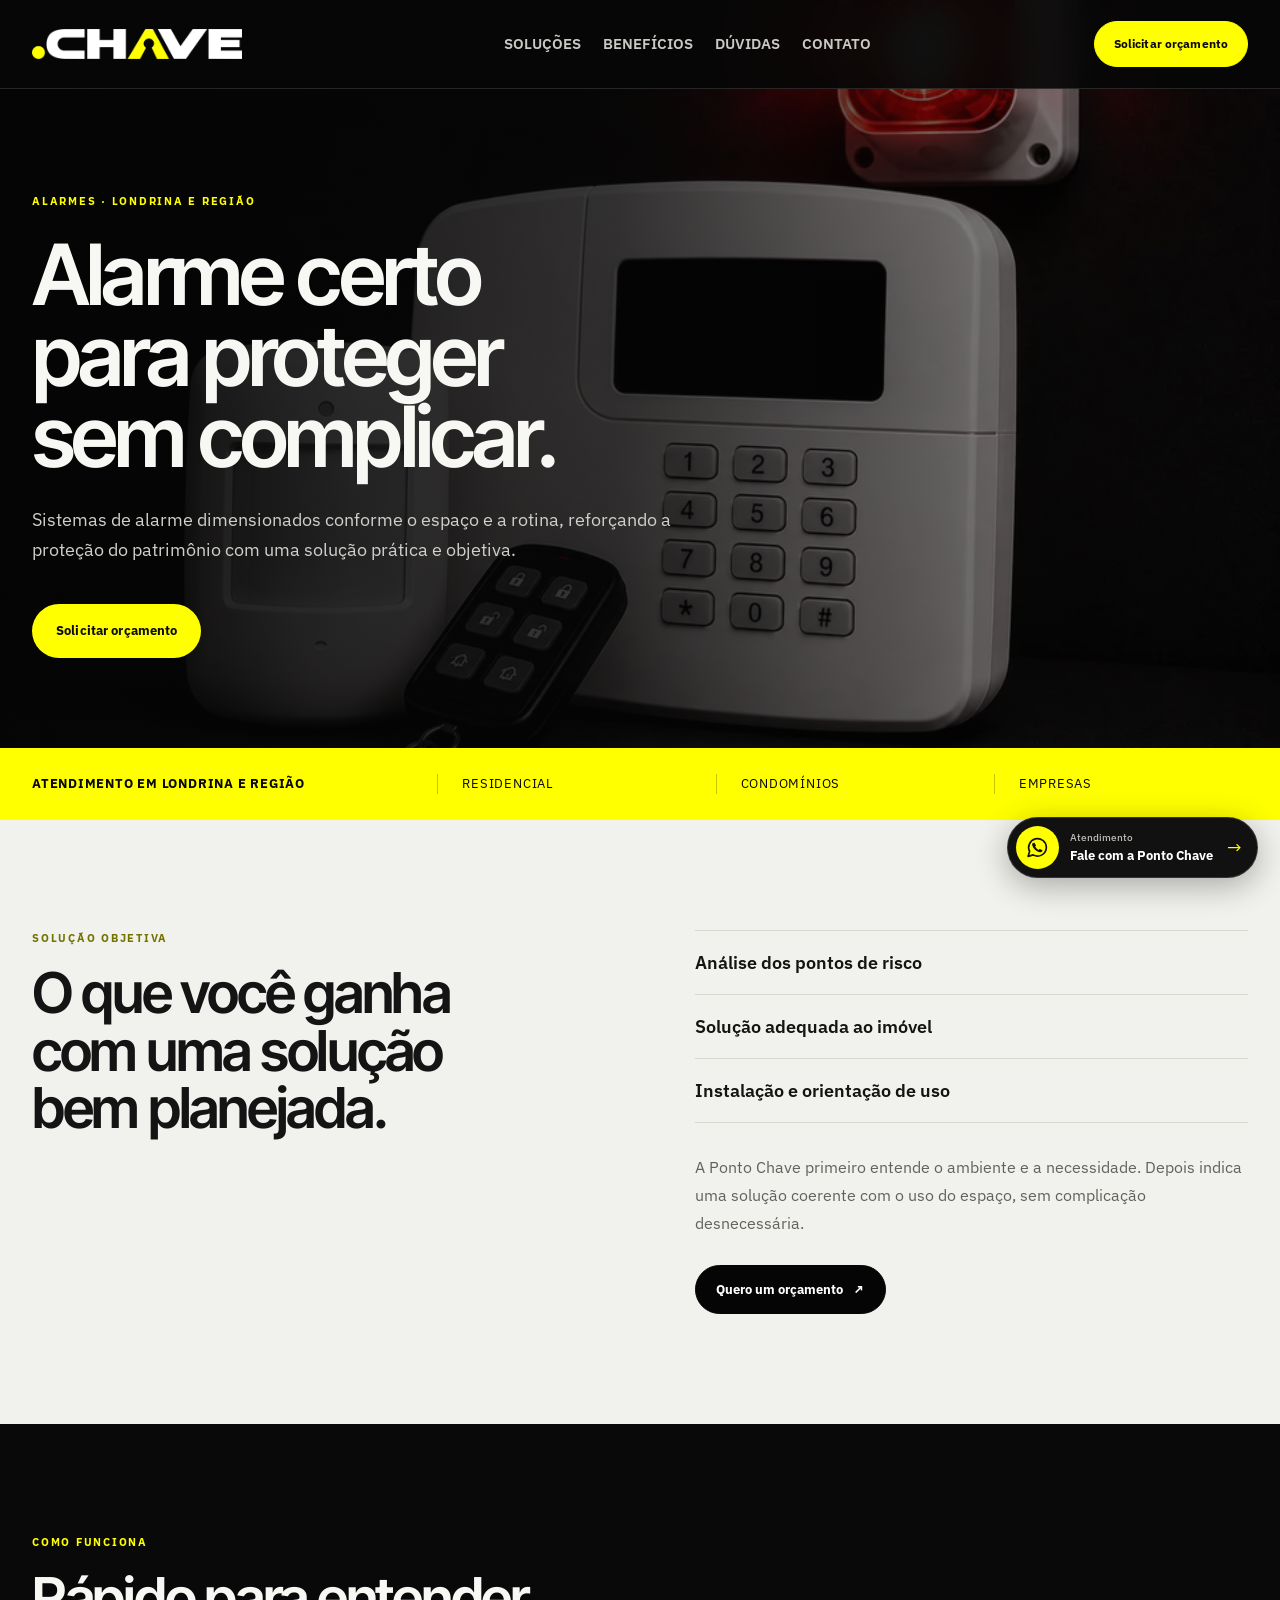
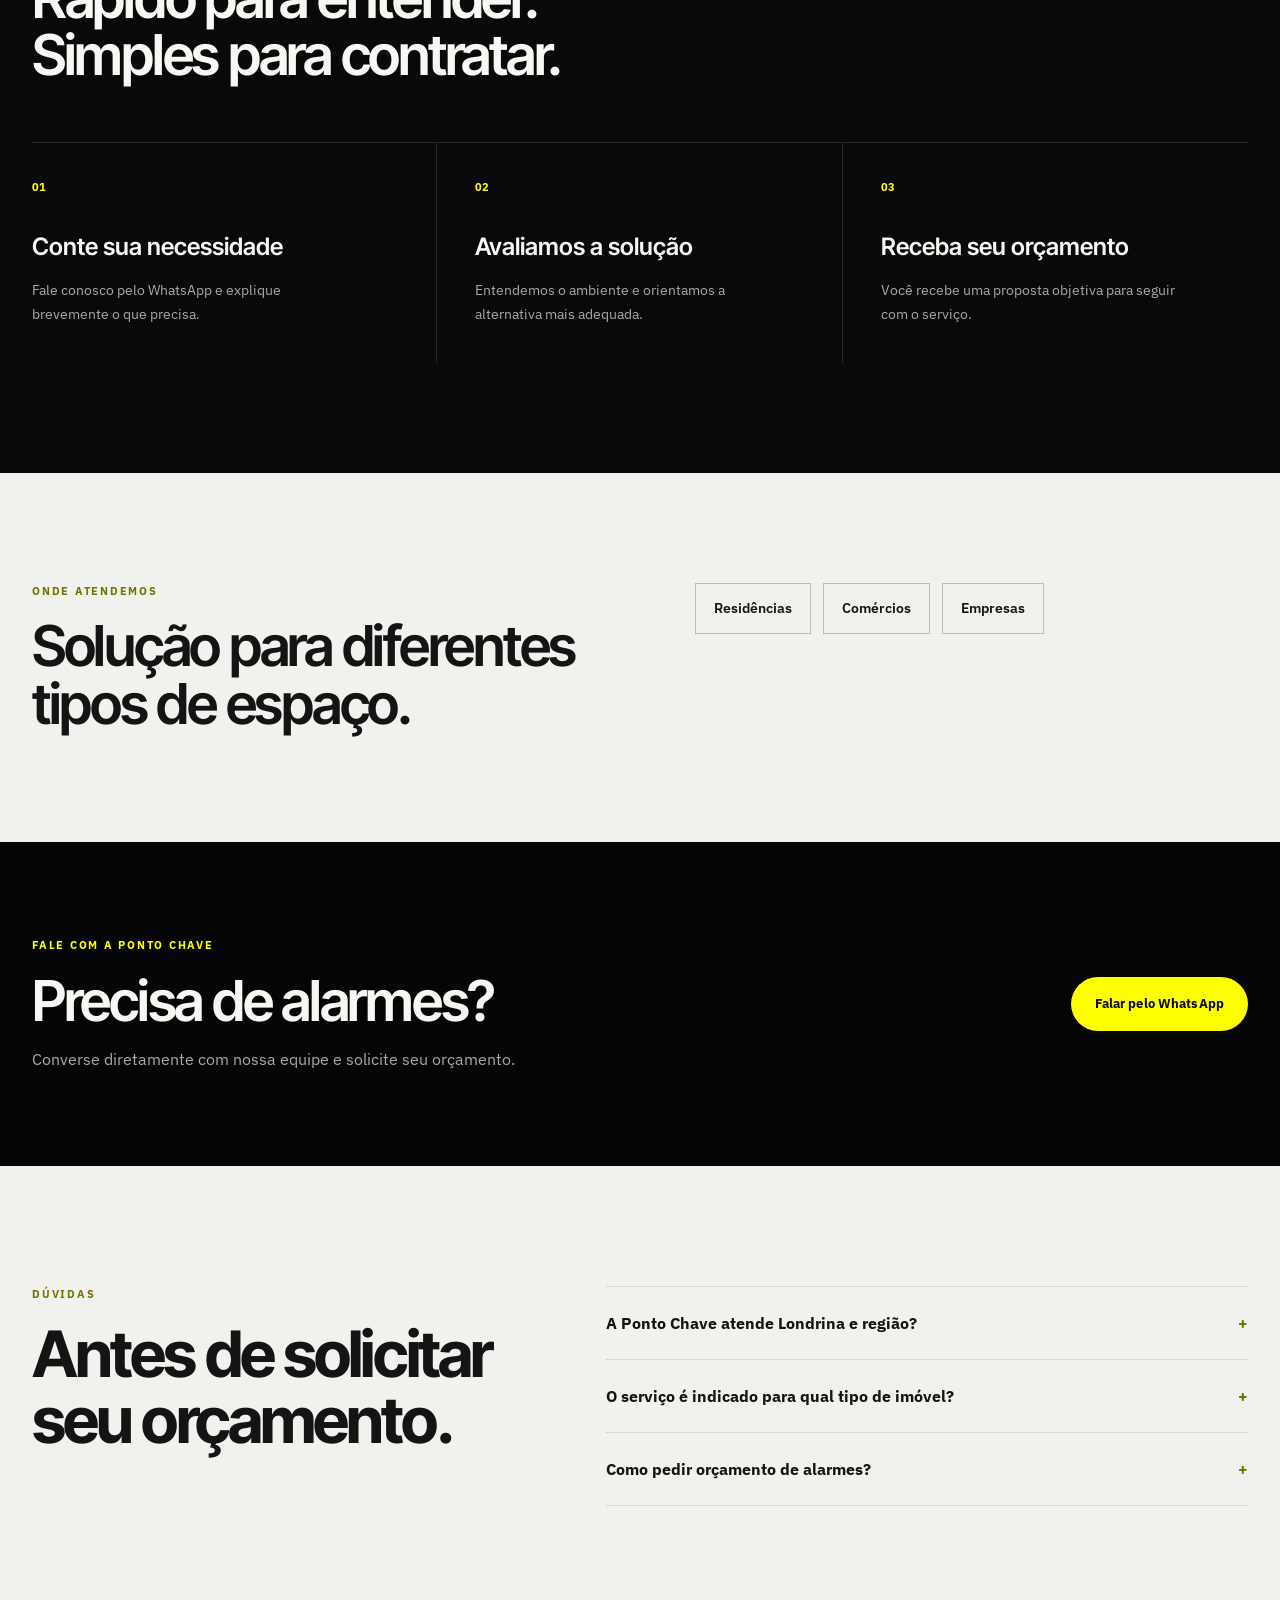
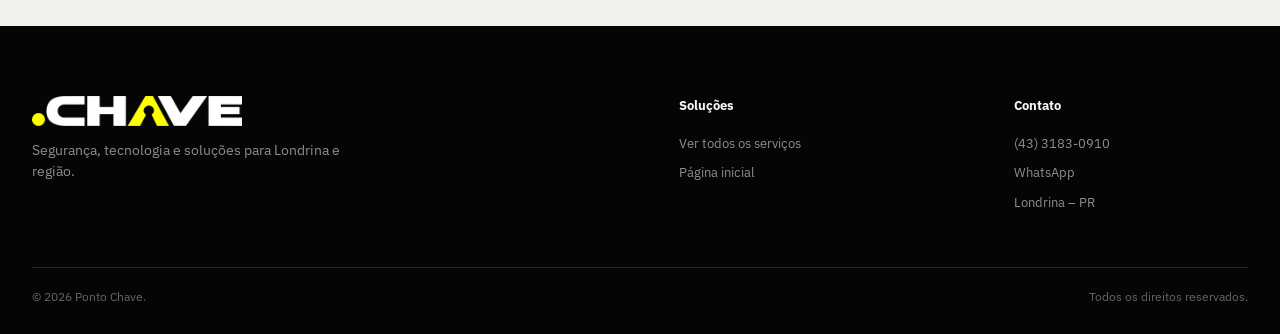
<file: alarmes.html>
<!doctype html>
<html lang="pt-BR"><head>
  <!-- Google Tag Manager -->
  <script>(function(w,d,s,l,i){w[l]=w[l]||[];w[l].push({'gtm.start':
  new Date().getTime(),event:'gtm.js'});var f=d.getElementsByTagName(s)[0],
  j=d.createElement(s),dl=l!='dataLayer'?'&l='+l:'';j.async=true;j.src=
  'https://www.googletagmanager.com/gtm.js?id='+i+dl;f.parentNode.insertBefore(j,f);
  })(window,document,'script','dataLayer','GTM-KTL3K98G');</script>
  <!-- End Google Tag Manager -->
<meta charset="utf-8"><meta name="viewport" content="width=device-width,initial-scale=1">
<title>Alarmes em Londrina | Instalação | Ponto Chave</title><meta name="description" content="Instalação de alarmes em Londrina e região. Soluções para residências, condomínios e empresas com projeto adequado ao ambiente."><meta name="robots" content="index,follow,max-image-preview:large"><meta name="theme-color" content="#070707">
<link rel="canonical" href="https://rocha-alx.github.io/pontochavelondrina/alarmes.html"><meta property="og:type" content="website"><meta property="og:locale" content="pt_BR"><meta property="og:title" content="Alarmes em Londrina | Instalação | Ponto Chave"><meta property="og:description" content="Instalação de alarmes em Londrina e região. Soluções para residências, condomínios e empresas com projeto adequado ao ambiente."><meta property="og:url" content="https://rocha-alx.github.io/pontochavelondrina/alarmes.html"><meta property="og:image" content="https://rocha-alx.github.io/pontochavelondrina/assets/solucao-alarmes.png">
<link rel="stylesheet" href="styles.css">
<script type="application/ld+json">{"@context":"https://schema.org","@type":"Service","name":"Alarmes","provider":{"@type":"LocalBusiness","name":"Ponto Chave","telephone":"+55 43 3183-0910","url":"https://rocha-alx.github.io/pontochavelondrina/"},"areaServed":{"@type":"City","name":"Londrina"},"description":"Instalação de alarmes em Londrina e região. Soluções para residências, condomínios e empresas com projeto adequado ao ambiente."}</script>
</head><body class="landing-page">
<!-- Google Tag Manager (noscript) -->
<noscript><iframe src="https://www.googletagmanager.com/ns.html?id=GTM-KTL3K98G"
height="0" width="0" style="display:none;visibility:hidden"></iframe></noscript>
<!-- End Google Tag Manager (noscript) -->
<header class="site-header"><div class="container nav-wrap"><a class="brand" href="index.html" aria-label="Ponto Chave - início"><picture class="responsive-picture"><source media="(max-width: 980px)" srcset="assets/logo-ponto-chave-mobile.webp"><img src="assets/logo-ponto-chave.png" alt="Ponto Chave" width="2048" height="294"></picture></a><button class="menu-toggle" aria-expanded="false" aria-controls="nav">Menu</button><nav id="nav" class="nav" aria-label="Navegação principal"><a href="index.html#solucoes">SOLUÇÕES</a><a href="#beneficios">BENEFÍCIOS</a><a href="#duvidas">DÚVIDAS</a><a href="#contato">CONTATO</a></nav><a class="header-cta-btn" href="https://wa.me/554331830910?text=Ol%C3%A1%21%20Vim%20pela%20p%C3%A1gina%20de%20Alarmes%20e%20gostaria%20de%20solicitar%20um%20or%C3%A7amento." target="_blank" rel="noopener">Solicitar orçamento</a></div></header>
<main>
<section class="lp-hero"><div class="lp-hero-media"><picture class="responsive-picture"><source media="(max-width: 980px)" srcset="assets/solucao-alarmes-mobile.webp"><img src="assets/solucao-alarmes.png" alt="Alarmes em Londrina"></picture></div><div class="lp-hero-overlay"></div><div class="container lp-hero-grid"><div><p class="eyebrow">Alarmes · Londrina e região</p><h1>Alarme certo para proteger sem complicar.</h1><p>Sistemas de alarme dimensionados conforme o espaço e a rotina, reforçando a proteção do patrimônio com uma solução prática e objetiva.</p><div class="hero-actions"><a class="btn btn-primary" href="https://wa.me/554331830910?text=Ol%C3%A1%21%20Vim%20pela%20p%C3%A1gina%20de%20Alarmes%20e%20gostaria%20de%20solicitar%20um%20or%C3%A7amento." target="_blank" rel="noopener">Solicitar orçamento</a></div></div></div></section>
<section class="lp-trust"><div class="container lp-trust-grid"><strong>Atendimento em Londrina e região</strong><span>Residencial</span><span>Condomínios</span><span>Empresas</span></div></section>
<section class="lp-benefits section-light" id="beneficios"><div class="container lp-two"><div><p class="eyebrow">Solução objetiva</p><h2>O que você ganha com uma solução bem planejada.</h2></div><div><ul><li>Análise dos pontos de risco</li><li>Solução adequada ao imóvel</li><li>Instalação e orientação de uso</li></ul><p>A Ponto Chave primeiro entende o ambiente e a necessidade. Depois indica uma solução coerente com o uso do espaço, sem complicação desnecessária.</p><a class="lp-inline-cta" href="https://wa.me/554331830910?text=Ol%C3%A1%21%20Vim%20pela%20p%C3%A1gina%20de%20Alarmes%20e%20gostaria%20de%20solicitar%20um%20or%C3%A7amento." target="_blank" rel="noopener">Quero um orçamento <span>↗</span></a></div></div></section>
<section class="lp-process"><div class="container"><p class="eyebrow">Como funciona</p><h2>Rápido para entender. Simples para contratar.</h2><div class="lp-steps"><article><span>01</span><h3>Conte sua necessidade</h3><p>Fale conosco pelo WhatsApp e explique brevemente o que precisa.</p></article><article><span>02</span><h3>Avaliamos a solução</h3><p>Entendemos o ambiente e orientamos a alternativa mais adequada.</p></article><article><span>03</span><h3>Receba seu orçamento</h3><p>Você recebe uma proposta objetiva para seguir com o serviço.</p></article></div></div></section>
<section class="lp-audience section-light"><div class="container lp-two"><div><p class="eyebrow">Onde atendemos</p><h2>Solução para diferentes tipos de espaço.</h2></div><div class="lp-tags"><span>Residências</span><span>Comércios</span><span>Empresas</span></div></div></section>
<section class="lp-cta" id="contato"><div class="container lp-cta-grid"><div><p class="eyebrow">Fale com a Ponto Chave</p><h2>Precisa de alarmes?</h2><p>Converse diretamente com nossa equipe e solicite seu orçamento.</p></div><a class="btn btn-primary" href="https://wa.me/554331830910?text=Ol%C3%A1%21%20Vim%20pela%20p%C3%A1gina%20de%20Alarmes%20e%20gostaria%20de%20solicitar%20um%20or%C3%A7amento." target="_blank" rel="noopener">Falar pelo WhatsApp</a></div></section>
<section class="faq section-light" id="duvidas"><div class="container faq-grid"><div><p class="eyebrow">Dúvidas</p><h2>Antes de solicitar seu orçamento.</h2></div><div class="faq-list"><details><summary>A Ponto Chave atende Londrina e região?</summary><p>Sim. O atendimento é realizado em Londrina e região, conforme o tipo e a localização do serviço.</p></details><details><summary>O serviço é indicado para qual tipo de imóvel?</summary><p>Atendemos residências, condomínios e empresas. A solução é definida conforme as características e a necessidade de cada ambiente.</p></details><details><summary>Como pedir orçamento de alarmes?</summary><p>Chame a Ponto Chave pelo WhatsApp, conte brevemente o que precisa e nossa equipe orientará os próximos passos.</p></details></div></div></section>
</main>
<footer><div class="container footer-grid"><div class="footer-brand"><picture class="responsive-picture"><source media="(max-width: 980px)" srcset="assets/logo-ponto-chave-mobile.webp"><img src="assets/logo-ponto-chave.png" alt="Ponto Chave"></picture><p>Segurança, tecnologia e soluções para Londrina e região.</p></div><div class="footer-col"><b>Soluções</b><a href="index.html#solucoes">Ver todos os serviços</a><a href="index.html">Página inicial</a></div><div class="footer-col"><b>Contato</b><a href="tel:+554331830910">(43) 3183-0910</a><a href="https://wa.me/554331830910?text=Ol%C3%A1%21%20Vim%20pela%20p%C3%A1gina%20de%20Alarmes%20e%20gostaria%20de%20solicitar%20um%20or%C3%A7amento." target="_blank" rel="noopener">WhatsApp</a><span>Londrina – PR</span></div></div><div class="container footer-bottom"><span>© <span id="year"></span> Ponto Chave.</span><span>Todos os direitos reservados.</span></div></footer>
<a class="floating-whatsapp" href="https://wa.me/554331830910?text=Ol%C3%A1%21%20Vim%20pela%20p%C3%A1gina%20de%20Alarmes%20e%20gostaria%20de%20solicitar%20um%20or%C3%A7amento." target="_blank" rel="noopener" aria-label="Solicitar orçamento pelo WhatsApp"><span class="pc-wa-icon"><svg viewBox="0 0 24 24" width="25" height="25" aria-hidden="true" fill="none" stroke="currentColor" stroke-width="1.6" stroke-linecap="round" stroke-linejoin="round"><path d="M20.5 11.7a8.5 8.5 0 0 1-12.7 7.4L3 20.5l1.4-4.7A8.5 8.5 0 1 1 20.5 11.7Z"/><path d="M8.2 7.6c.4-.4 1-.3 1.2.2l1 2c.2.4-.2.8-.6 1.2.7 1.5 1.8 2.6 3.3 3.3.4-.4.8-1 1.2-.8l2 1c.5.2.6.8.3 1.2-.6.9-1.6 1.1-2.5.9-3.8-.9-6.4-3.5-7.3-7.2-.2-.8.3-1.5 1.4-1.8Z" fill="currentColor" stroke="none"/></svg></span><span class="pc-wa-copy"><span>Atendimento</span><strong>Fale com a Ponto Chave</strong></span><span class="pc-wa-arrow" aria-hidden="true">→</span></a><script src="script.js"></script></body></html>
</file>
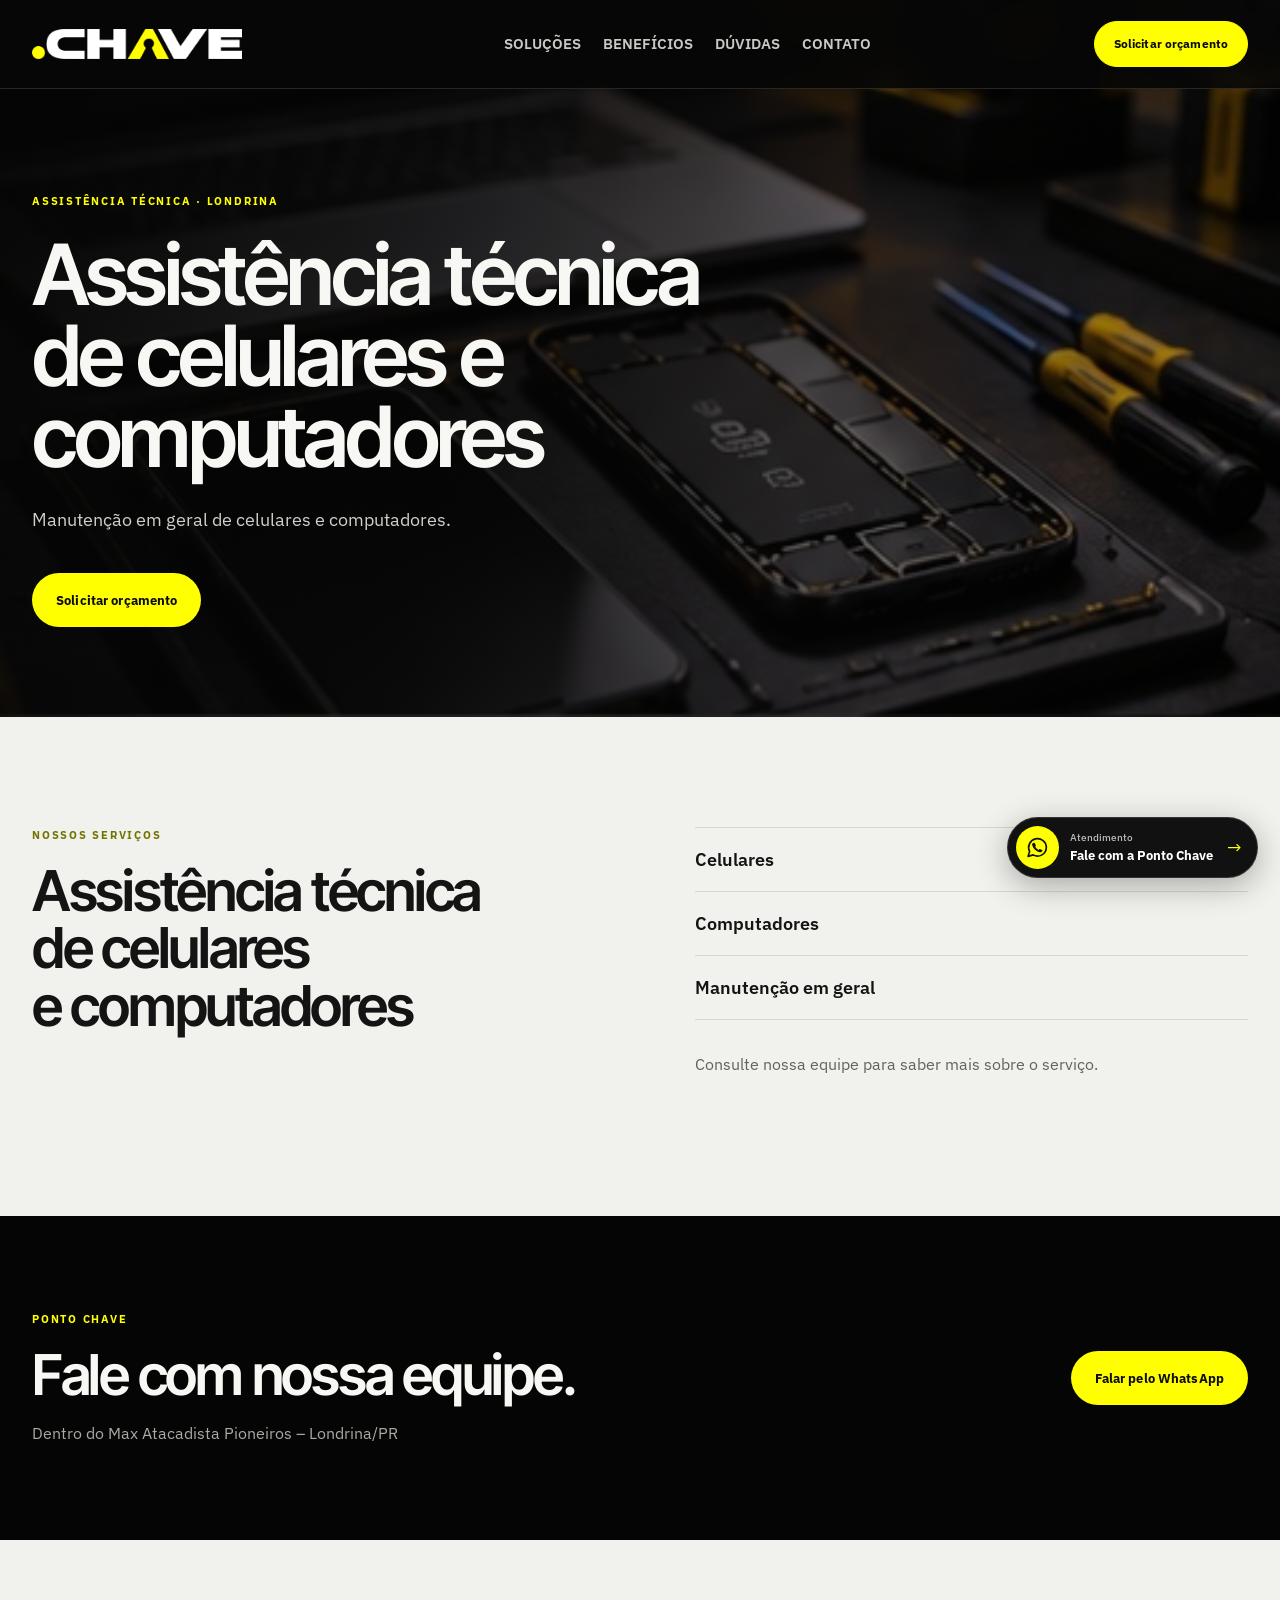
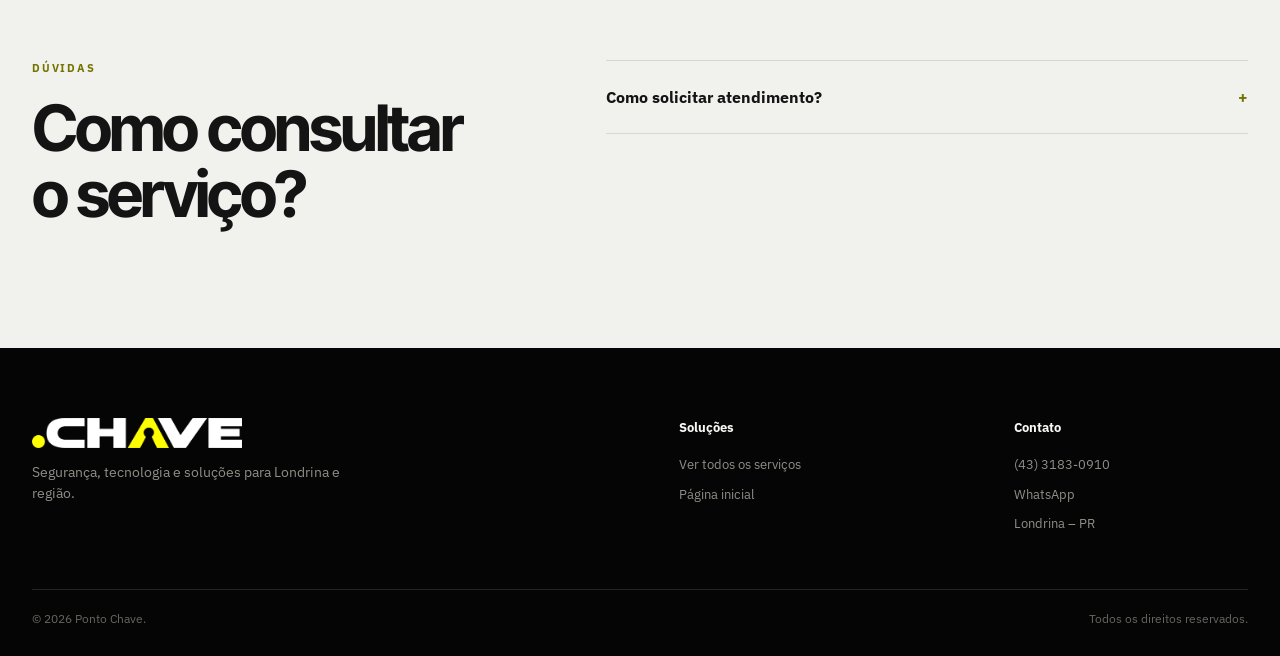
<file: assistencia-tecnica.html>
<!doctype html>
<html lang="pt-BR"><head>
  <!-- Google Tag Manager -->
  <script>(function(w,d,s,l,i){w[l]=w[l]||[];w[l].push({'gtm.start':
  new Date().getTime(),event:'gtm.js'});var f=d.getElementsByTagName(s)[0],
  j=d.createElement(s),dl=l!='dataLayer'?'&l='+l:'';j.async=true;j.src=
  'https://www.googletagmanager.com/gtm.js?id='+i+dl;f.parentNode.insertBefore(j,f);
  })(window,document,'script','dataLayer','GTM-KTL3K98G');</script>
  <!-- End Google Tag Manager -->
<meta charset="utf-8"><meta name="viewport" content="width=device-width,initial-scale=1">
<title>Assistência técnica de celulares e computadores em Londrina | Ponto Chave</title><meta name="description" content="Manutenção em geral de celulares e computadores."><meta name="robots" content="index,follow"><link rel="canonical" href="https://rocha-alx.github.io/pontochavelondrina/assistencia-tecnica.html"><link rel="stylesheet" href="styles.css"></head><body class="landing-page">
<!-- Google Tag Manager (noscript) -->
<noscript><iframe src="https://www.googletagmanager.com/ns.html?id=GTM-KTL3K98G"
height="0" width="0" style="display:none;visibility:hidden"></iframe></noscript>
<!-- End Google Tag Manager (noscript) -->
<header class="site-header"><div class="container nav-wrap"><a class="brand" href="index.html" aria-label="Ponto Chave - início"><picture class="responsive-picture"><source media="(max-width: 980px)" srcset="assets/logo-ponto-chave-mobile.webp"><img src="assets/logo-ponto-chave.png" alt="Ponto Chave" width="2048" height="294"></picture></a><button class="menu-toggle" aria-expanded="false" aria-controls="nav">Menu</button><nav id="nav" class="nav" aria-label="Navegação principal"><a href="index.html#solucoes">SOLUÇÕES</a><a href="#beneficios">BENEFÍCIOS</a><a href="#duvidas">DÚVIDAS</a><a href="#contato">CONTATO</a></nav><a class="header-cta-btn" href="https://wa.me/554331830910?text=Ol%C3%A1%21%20Gostaria%20de%20saber%20mais%20sobre%20Assist%C3%AAncia%20t%C3%A9cnica%20de%20celulares%20e%20computadores." target="_blank" rel="noopener">Solicitar orçamento</a></div></header>
<main><section class="lp-hero"><div class="lp-hero-media"><img src="assets/servico-assistencia.jpg" alt="Imagem ilustrativa: Assistência técnica de celulares e computadores"></div><div class="lp-hero-overlay"></div><div class="container lp-hero-grid"><div><p class="eyebrow">Assistência técnica · Londrina</p><h1>Assistência técnica de celulares e computadores</h1><p>Manutenção em geral de celulares e computadores.</p><div class="hero-actions"><a class="btn btn-primary" href="https://wa.me/554331830910?text=Ol%C3%A1%21%20Gostaria%20de%20saber%20mais%20sobre%20Assist%C3%AAncia%20t%C3%A9cnica%20de%20celulares%20e%20computadores." target="_blank" rel="noopener">Solicitar orçamento</a></div></div></div></section><section class="lp-benefits section-light" id="beneficios"><div class="container lp-two"><div><p class="eyebrow">Nossos serviços</p><h2>Assistência técnica de celulares e computadores</h2></div><div><ul><li>Celulares</li><li>Computadores</li><li>Manutenção em geral</li></ul><p>Consulte nossa equipe para saber mais sobre o serviço.</p></div></div></section><section class="lp-cta" id="contato"><div class="container lp-cta-grid"><div><p class="eyebrow">Ponto Chave</p><h2>Fale com nossa equipe.</h2><p>Dentro do Max Atacadista Pioneiros – Londrina/PR</p></div><a class="btn btn-primary" href="https://wa.me/554331830910?text=Ol%C3%A1%21%20Gostaria%20de%20saber%20mais%20sobre%20Assist%C3%AAncia%20t%C3%A9cnica%20de%20celulares%20e%20computadores." target="_blank" rel="noopener">Falar pelo WhatsApp</a></div></section><section class="faq section-light" id="duvidas"><div class="container faq-grid"><div><p class="eyebrow">Dúvidas</p><h2>Como consultar o serviço?</h2></div><div class="faq-list"><details><summary>Como solicitar atendimento?</summary><p>Entre em contato pelo WhatsApp ou telefone (43) 3183-0910.</p></details></div></div></section></main><footer><div class="container footer-grid"><div class="footer-brand"><picture class="responsive-picture"><source media="(max-width: 980px)" srcset="assets/logo-ponto-chave-mobile.webp"><img src="assets/logo-ponto-chave.png" alt="Ponto Chave"></picture><p>Segurança, tecnologia e soluções para Londrina e região.</p></div><div class="footer-col"><b>Soluções</b><a href="index.html#solucoes">Ver todos os serviços</a><a href="index.html">Página inicial</a></div><div class="footer-col"><b>Contato</b><a href="tel:+554331830910">(43) 3183-0910</a><a href="https://wa.me/554331830910?text=Ol%C3%A1%21%20Gostaria%20de%20saber%20mais%20sobre%20Assist%C3%AAncia%20t%C3%A9cnica%20de%20celulares%20e%20computadores." target="_blank" rel="noopener">WhatsApp</a><span>Londrina – PR</span></div></div><div class="container footer-bottom"><span>© <span id="year"></span> Ponto Chave.</span><span>Todos os direitos reservados.</span></div></footer>
<a class="floating-whatsapp" href="https://wa.me/554331830910?text=Ol%C3%A1%21%20Gostaria%20de%20saber%20mais%20sobre%20Assist%C3%AAncia%20t%C3%A9cnica%20de%20celulares%20e%20computadores." target="_blank" rel="noopener" aria-label="Solicitar orçamento pelo WhatsApp"><span class="pc-wa-icon"><svg viewBox="0 0 24 24" width="25" height="25" aria-hidden="true" fill="none" stroke="currentColor" stroke-width="1.6" stroke-linecap="round" stroke-linejoin="round"><path d="M20.5 11.7a8.5 8.5 0 0 1-12.7 7.4L3 20.5l1.4-4.7A8.5 8.5 0 1 1 20.5 11.7Z"/><path d="M8.2 7.6c.4-.4 1-.3 1.2.2l1 2c.2.4-.2.8-.6 1.2.7 1.5 1.8 2.6 3.3 3.3.4-.4.8-1 1.2-.8l2 1c.5.2.6.8.3 1.2-.6.9-1.6 1.1-2.5.9-3.8-.9-6.4-3.5-7.3-7.2-.2-.8.3-1.5 1.4-1.8Z" fill="currentColor" stroke="none"/></svg></span><span class="pc-wa-copy"><span>Atendimento</span><strong>Fale com a Ponto Chave</strong></span><span class="pc-wa-arrow" aria-hidden="true">→</span></a><script src="script.js"></script></body></html>
</file>
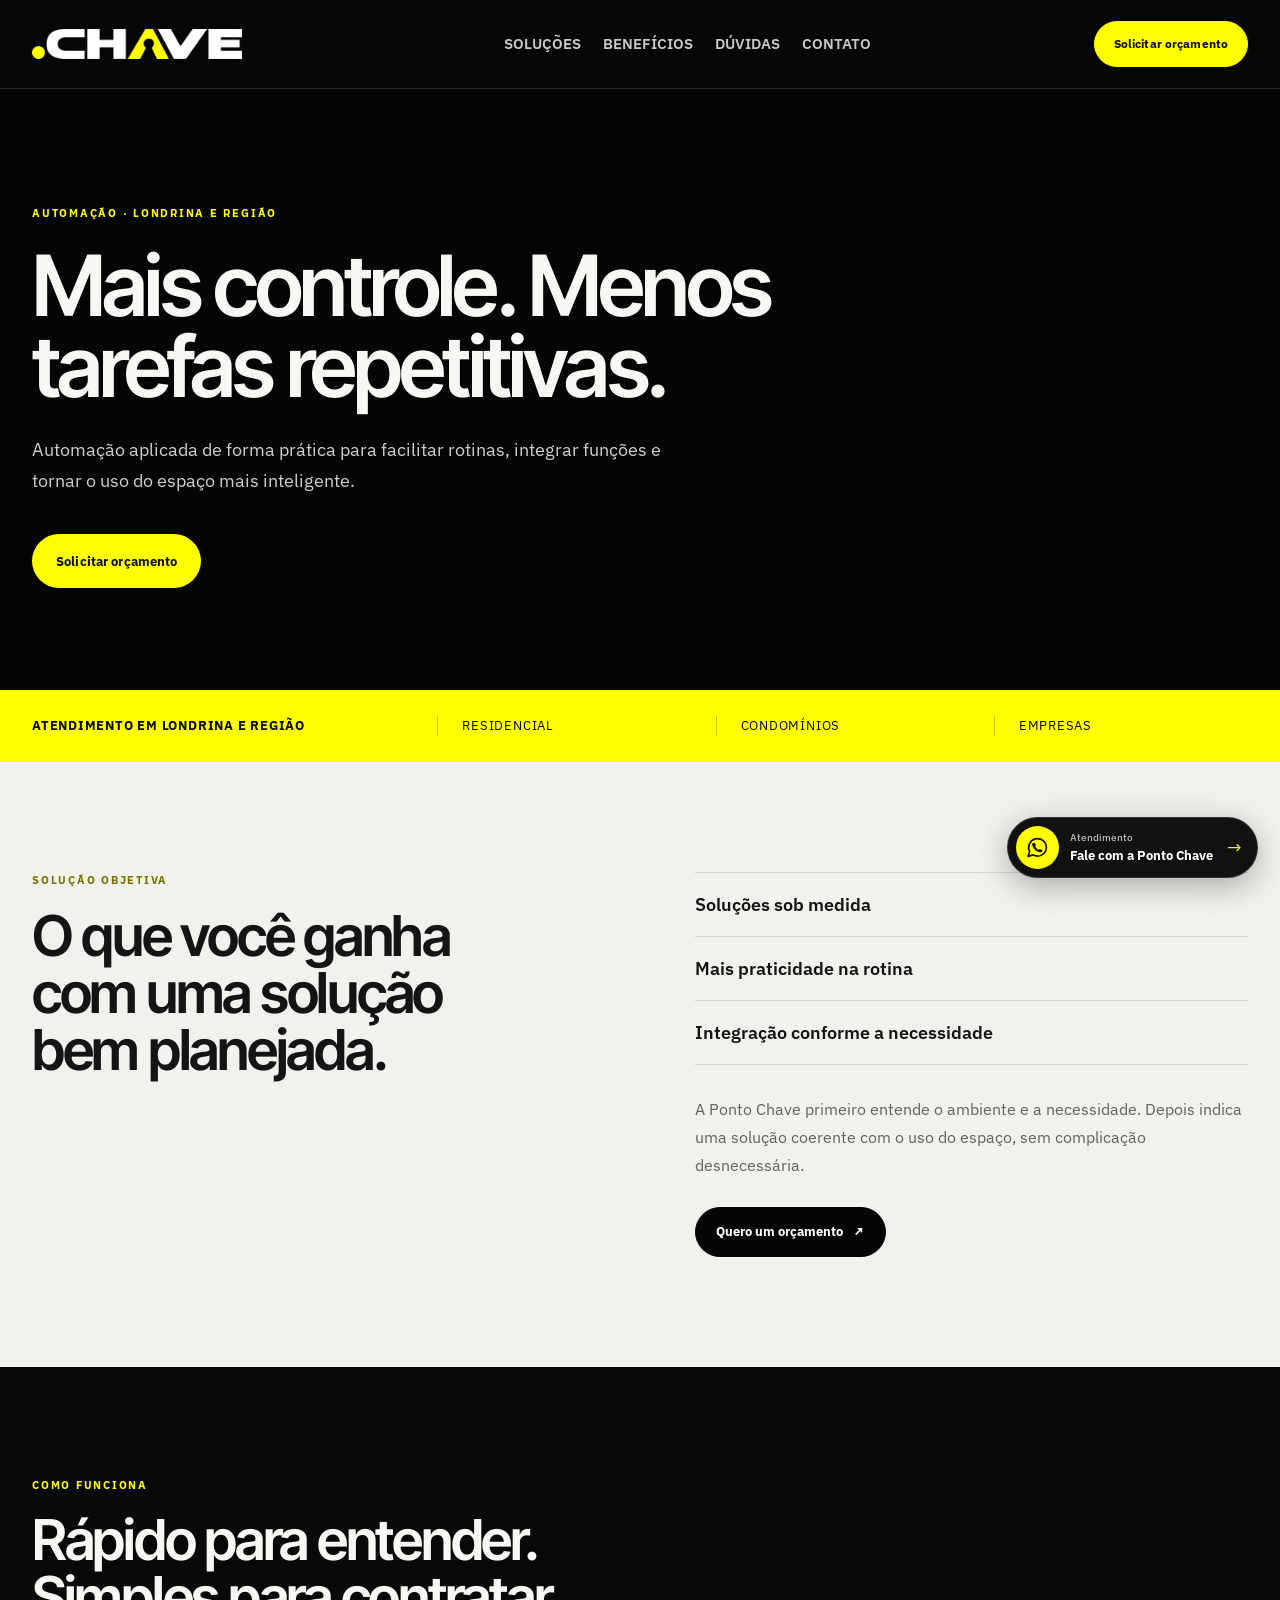
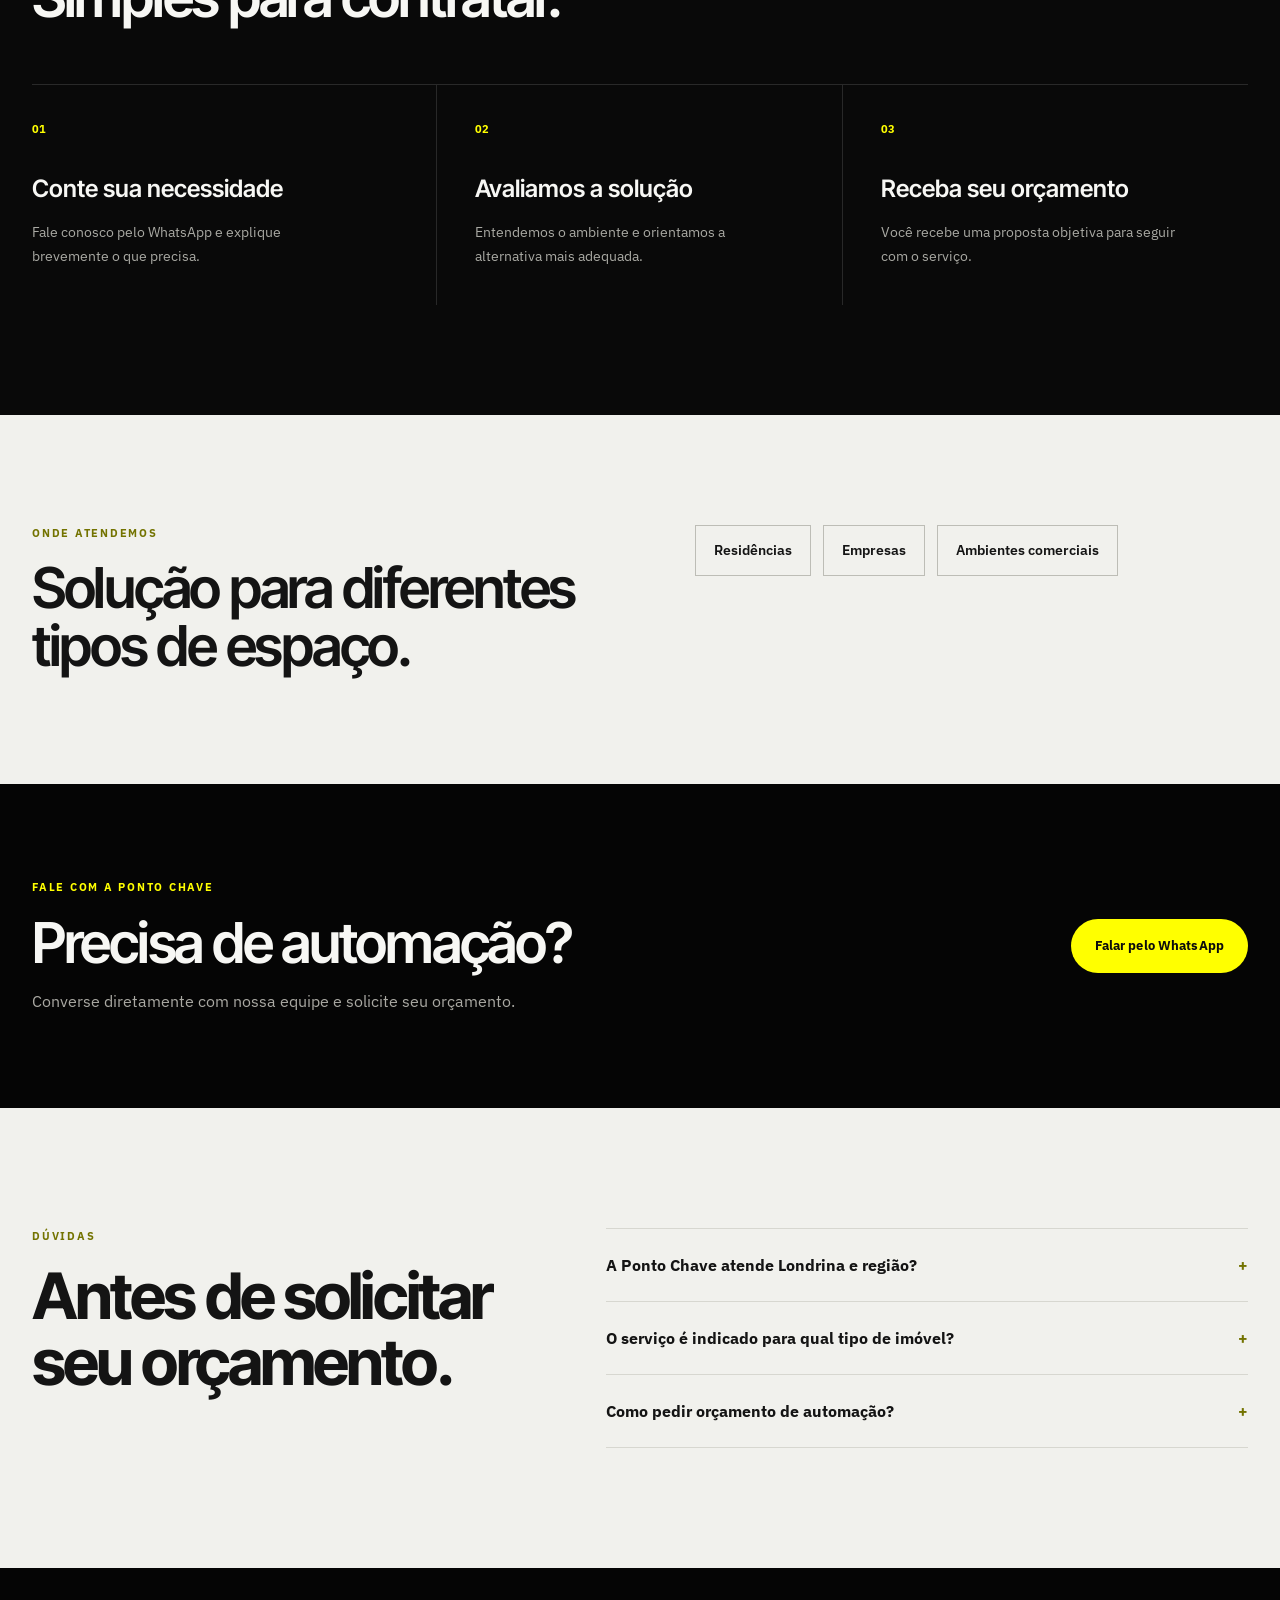
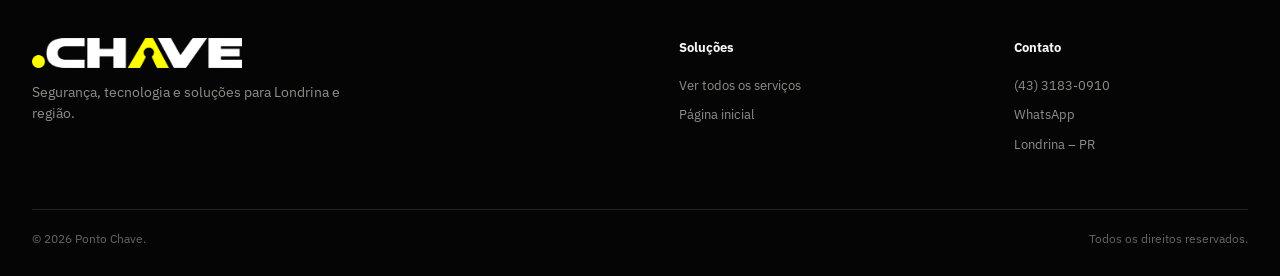
<file: automacao.html>
<!doctype html>
<html lang="pt-BR"><head>
  <!-- Google Tag Manager -->
  <script>(function(w,d,s,l,i){w[l]=w[l]||[];w[l].push({'gtm.start':
  new Date().getTime(),event:'gtm.js'});var f=d.getElementsByTagName(s)[0],
  j=d.createElement(s),dl=l!='dataLayer'?'&l='+l:'';j.async=true;j.src=
  'https://www.googletagmanager.com/gtm.js?id='+i+dl;f.parentNode.insertBefore(j,f);
  })(window,document,'script','dataLayer','GTM-KTL3K98G');</script>
  <!-- End Google Tag Manager -->
<meta charset="utf-8"><meta name="viewport" content="width=device-width,initial-scale=1">
<title>Automação em Londrina | Ponto Chave</title><meta name="description" content="Soluções de automação em Londrina e região para residências e empresas. Mais praticidade, controle e integração no dia a dia."><meta name="robots" content="index,follow,max-image-preview:large"><meta name="theme-color" content="#070707">
<link rel="canonical" href="https://rocha-alx.github.io/pontochavelondrina/automacao.html"><meta property="og:type" content="website"><meta property="og:locale" content="pt_BR"><meta property="og:title" content="Automação em Londrina | Ponto Chave"><meta property="og:description" content="Soluções de automação em Londrina e região para residências e empresas. Mais praticidade, controle e integração no dia a dia."><meta property="og:url" content="https://rocha-alx.github.io/pontochavelondrina/automacao.html"><meta property="og:image" content="https://rocha-alx.github.io/pontochavelondrina/assets/solucao-automacao.png">
<link rel="stylesheet" href="styles.css">
<script type="application/ld+json">{"@context":"https://schema.org","@type":"Service","name":"Automação","provider":{"@type":"LocalBusiness","name":"Ponto Chave","telephone":"+55 43 3183-0910","url":"https://rocha-alx.github.io/pontochavelondrina/"},"areaServed":{"@type":"City","name":"Londrina"},"description":"Soluções de automação em Londrina e região para residências e empresas. Mais praticidade, controle e integração no dia a dia."}</script>
</head><body class="landing-page">
<!-- Google Tag Manager (noscript) -->
<noscript><iframe src="https://www.googletagmanager.com/ns.html?id=GTM-KTL3K98G"
height="0" width="0" style="display:none;visibility:hidden"></iframe></noscript>
<!-- End Google Tag Manager (noscript) -->
<header class="site-header"><div class="container nav-wrap"><a class="brand" href="index.html" aria-label="Ponto Chave - início"><picture class="responsive-picture"><source media="(max-width: 980px)" srcset="assets/logo-ponto-chave-mobile.webp"><img src="assets/logo-ponto-chave.png" alt="Ponto Chave" width="2048" height="294"></picture></a><button class="menu-toggle" aria-expanded="false" aria-controls="nav">Menu</button><nav id="nav" class="nav" aria-label="Navegação principal"><a href="index.html#solucoes">SOLUÇÕES</a><a href="#beneficios">BENEFÍCIOS</a><a href="#duvidas">DÚVIDAS</a><a href="#contato">CONTATO</a></nav><a class="header-cta-btn" href="https://wa.me/554331830910?text=Ol%C3%A1%21%20Vim%20pela%20p%C3%A1gina%20de%20Automa%C3%A7%C3%A3o%20e%20gostaria%20de%20solicitar%20um%20or%C3%A7amento." target="_blank" rel="noopener">Solicitar orçamento</a></div></header>
<main>
<section class="lp-hero"><div class="lp-hero-media"><picture class="responsive-picture"><source media="(max-width: 980px)" srcset="assets/solucao-automacao-mobile.webp"><img src="assets/solucao-automacao.png" alt="Automação em Londrina"></picture></div><div class="lp-hero-overlay"></div><div class="container lp-hero-grid"><div><p class="eyebrow">Automação · Londrina e região</p><h1>Mais controle. Menos tarefas repetitivas.</h1><p>Automação aplicada de forma prática para facilitar rotinas, integrar funções e tornar o uso do espaço mais inteligente.</p><div class="hero-actions"><a class="btn btn-primary" href="https://wa.me/554331830910?text=Ol%C3%A1%21%20Vim%20pela%20p%C3%A1gina%20de%20Automa%C3%A7%C3%A3o%20e%20gostaria%20de%20solicitar%20um%20or%C3%A7amento." target="_blank" rel="noopener">Solicitar orçamento</a></div></div></div></section>
<section class="lp-trust"><div class="container lp-trust-grid"><strong>Atendimento em Londrina e região</strong><span>Residencial</span><span>Condomínios</span><span>Empresas</span></div></section>
<section class="lp-benefits section-light" id="beneficios"><div class="container lp-two"><div><p class="eyebrow">Solução objetiva</p><h2>O que você ganha com uma solução bem planejada.</h2></div><div><ul><li>Soluções sob medida</li><li>Mais praticidade na rotina</li><li>Integração conforme a necessidade</li></ul><p>A Ponto Chave primeiro entende o ambiente e a necessidade. Depois indica uma solução coerente com o uso do espaço, sem complicação desnecessária.</p><a class="lp-inline-cta" href="https://wa.me/554331830910?text=Ol%C3%A1%21%20Vim%20pela%20p%C3%A1gina%20de%20Automa%C3%A7%C3%A3o%20e%20gostaria%20de%20solicitar%20um%20or%C3%A7amento." target="_blank" rel="noopener">Quero um orçamento <span>↗</span></a></div></div></section>
<section class="lp-process"><div class="container"><p class="eyebrow">Como funciona</p><h2>Rápido para entender. Simples para contratar.</h2><div class="lp-steps"><article><span>01</span><h3>Conte sua necessidade</h3><p>Fale conosco pelo WhatsApp e explique brevemente o que precisa.</p></article><article><span>02</span><h3>Avaliamos a solução</h3><p>Entendemos o ambiente e orientamos a alternativa mais adequada.</p></article><article><span>03</span><h3>Receba seu orçamento</h3><p>Você recebe uma proposta objetiva para seguir com o serviço.</p></article></div></div></section>
<section class="lp-audience section-light"><div class="container lp-two"><div><p class="eyebrow">Onde atendemos</p><h2>Solução para diferentes tipos de espaço.</h2></div><div class="lp-tags"><span>Residências</span><span>Empresas</span><span>Ambientes comerciais</span></div></div></section>
<section class="lp-cta" id="contato"><div class="container lp-cta-grid"><div><p class="eyebrow">Fale com a Ponto Chave</p><h2>Precisa de automação?</h2><p>Converse diretamente com nossa equipe e solicite seu orçamento.</p></div><a class="btn btn-primary" href="https://wa.me/554331830910?text=Ol%C3%A1%21%20Vim%20pela%20p%C3%A1gina%20de%20Automa%C3%A7%C3%A3o%20e%20gostaria%20de%20solicitar%20um%20or%C3%A7amento." target="_blank" rel="noopener">Falar pelo WhatsApp</a></div></section>
<section class="faq section-light" id="duvidas"><div class="container faq-grid"><div><p class="eyebrow">Dúvidas</p><h2>Antes de solicitar seu orçamento.</h2></div><div class="faq-list"><details><summary>A Ponto Chave atende Londrina e região?</summary><p>Sim. O atendimento é realizado em Londrina e região, conforme o tipo e a localização do serviço.</p></details><details><summary>O serviço é indicado para qual tipo de imóvel?</summary><p>Atendemos residências, condomínios e empresas. A solução é definida conforme as características e a necessidade de cada ambiente.</p></details><details><summary>Como pedir orçamento de automação?</summary><p>Chame a Ponto Chave pelo WhatsApp, conte brevemente o que precisa e nossa equipe orientará os próximos passos.</p></details></div></div></section>
</main>
<footer><div class="container footer-grid"><div class="footer-brand"><picture class="responsive-picture"><source media="(max-width: 980px)" srcset="assets/logo-ponto-chave-mobile.webp"><img src="assets/logo-ponto-chave.png" alt="Ponto Chave"></picture><p>Segurança, tecnologia e soluções para Londrina e região.</p></div><div class="footer-col"><b>Soluções</b><a href="index.html#solucoes">Ver todos os serviços</a><a href="index.html">Página inicial</a></div><div class="footer-col"><b>Contato</b><a href="tel:+554331830910">(43) 3183-0910</a><a href="https://wa.me/554331830910?text=Ol%C3%A1%21%20Vim%20pela%20p%C3%A1gina%20de%20Automa%C3%A7%C3%A3o%20e%20gostaria%20de%20solicitar%20um%20or%C3%A7amento." target="_blank" rel="noopener">WhatsApp</a><span>Londrina – PR</span></div></div><div class="container footer-bottom"><span>© <span id="year"></span> Ponto Chave.</span><span>Todos os direitos reservados.</span></div></footer>
<a class="floating-whatsapp" href="https://wa.me/554331830910?text=Ol%C3%A1%21%20Vim%20pela%20p%C3%A1gina%20de%20Automa%C3%A7%C3%A3o%20e%20gostaria%20de%20solicitar%20um%20or%C3%A7amento." target="_blank" rel="noopener" aria-label="Solicitar orçamento pelo WhatsApp"><span class="pc-wa-icon"><svg viewBox="0 0 24 24" width="25" height="25" aria-hidden="true" fill="none" stroke="currentColor" stroke-width="1.6" stroke-linecap="round" stroke-linejoin="round"><path d="M20.5 11.7a8.5 8.5 0 0 1-12.7 7.4L3 20.5l1.4-4.7A8.5 8.5 0 1 1 20.5 11.7Z"/><path d="M8.2 7.6c.4-.4 1-.3 1.2.2l1 2c.2.4-.2.8-.6 1.2.7 1.5 1.8 2.6 3.3 3.3.4-.4.8-1 1.2-.8l2 1c.5.2.6.8.3 1.2-.6.9-1.6 1.1-2.5.9-3.8-.9-6.4-3.5-7.3-7.2-.2-.8.3-1.5 1.4-1.8Z" fill="currentColor" stroke="none"/></svg></span><span class="pc-wa-copy"><span>Atendimento</span><strong>Fale com a Ponto Chave</strong></span><span class="pc-wa-arrow" aria-hidden="true">→</span></a><script src="script.js"></script></body></html>
</file>
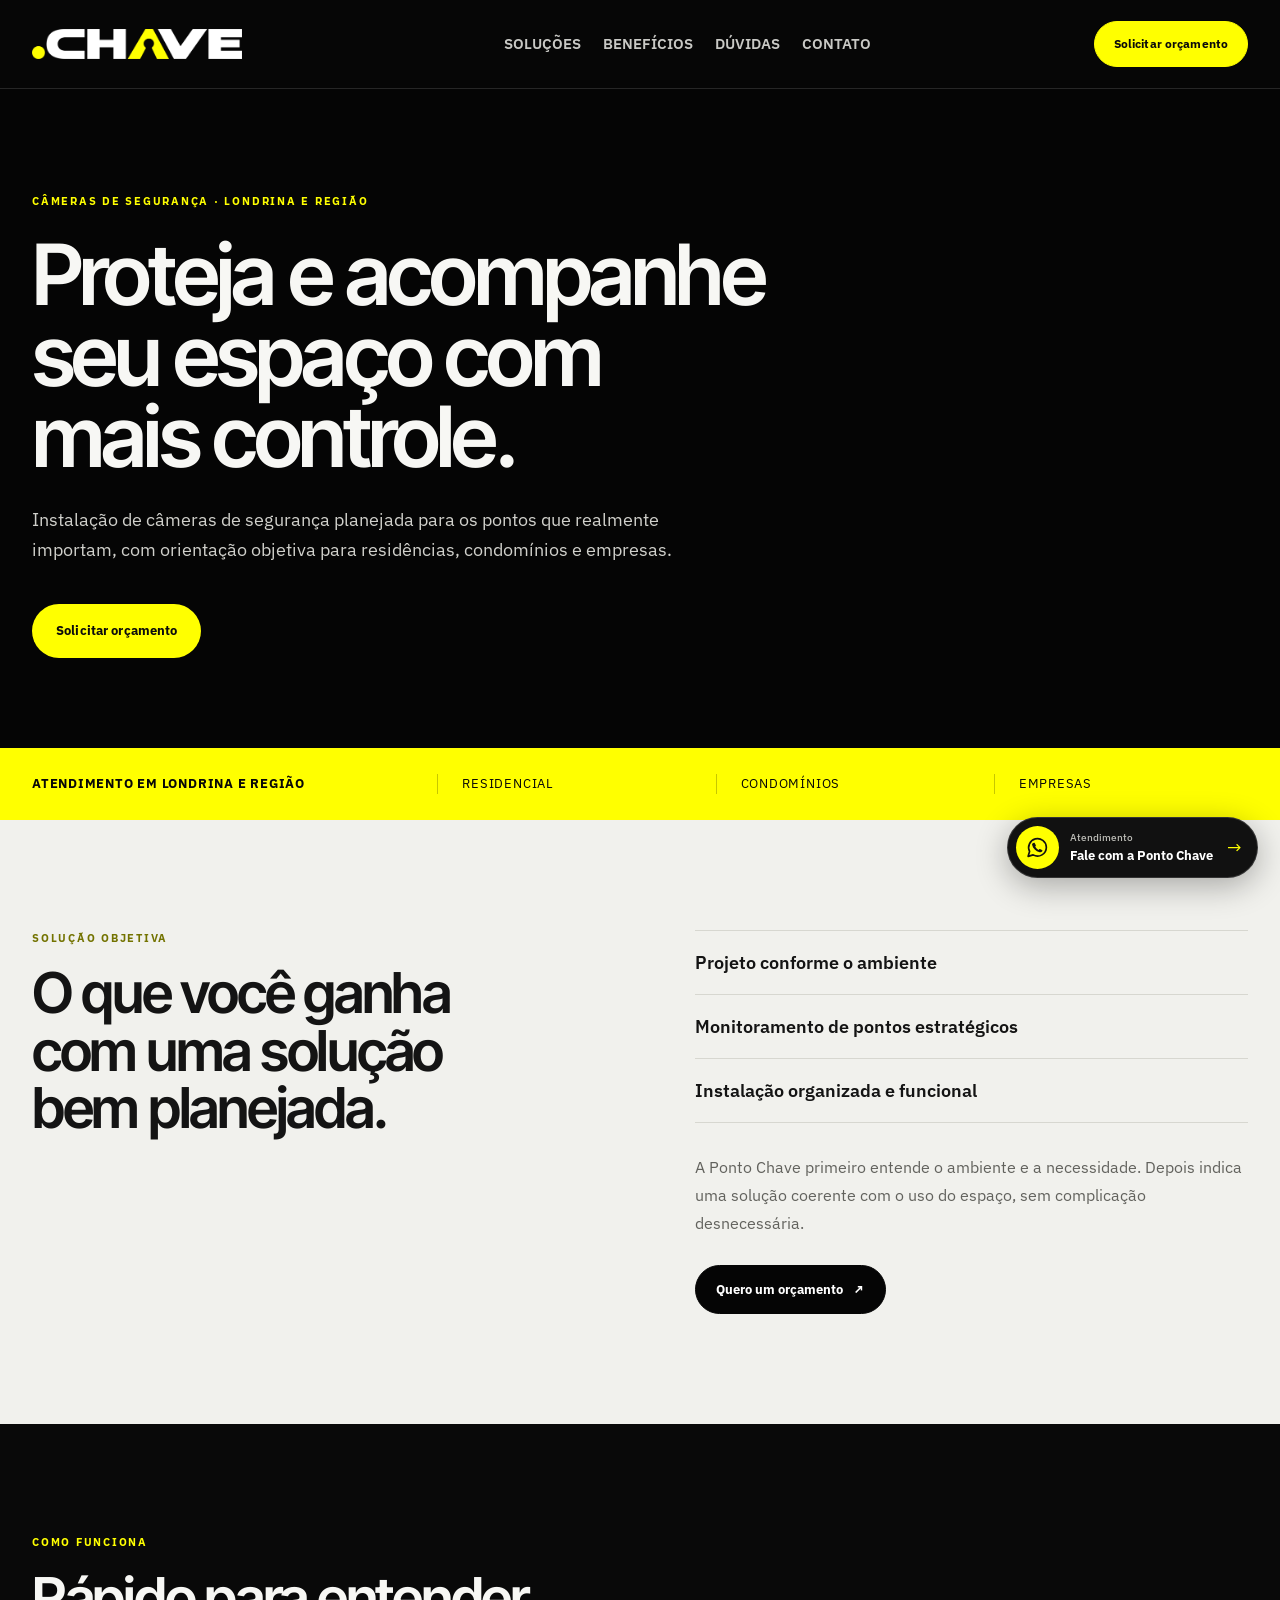
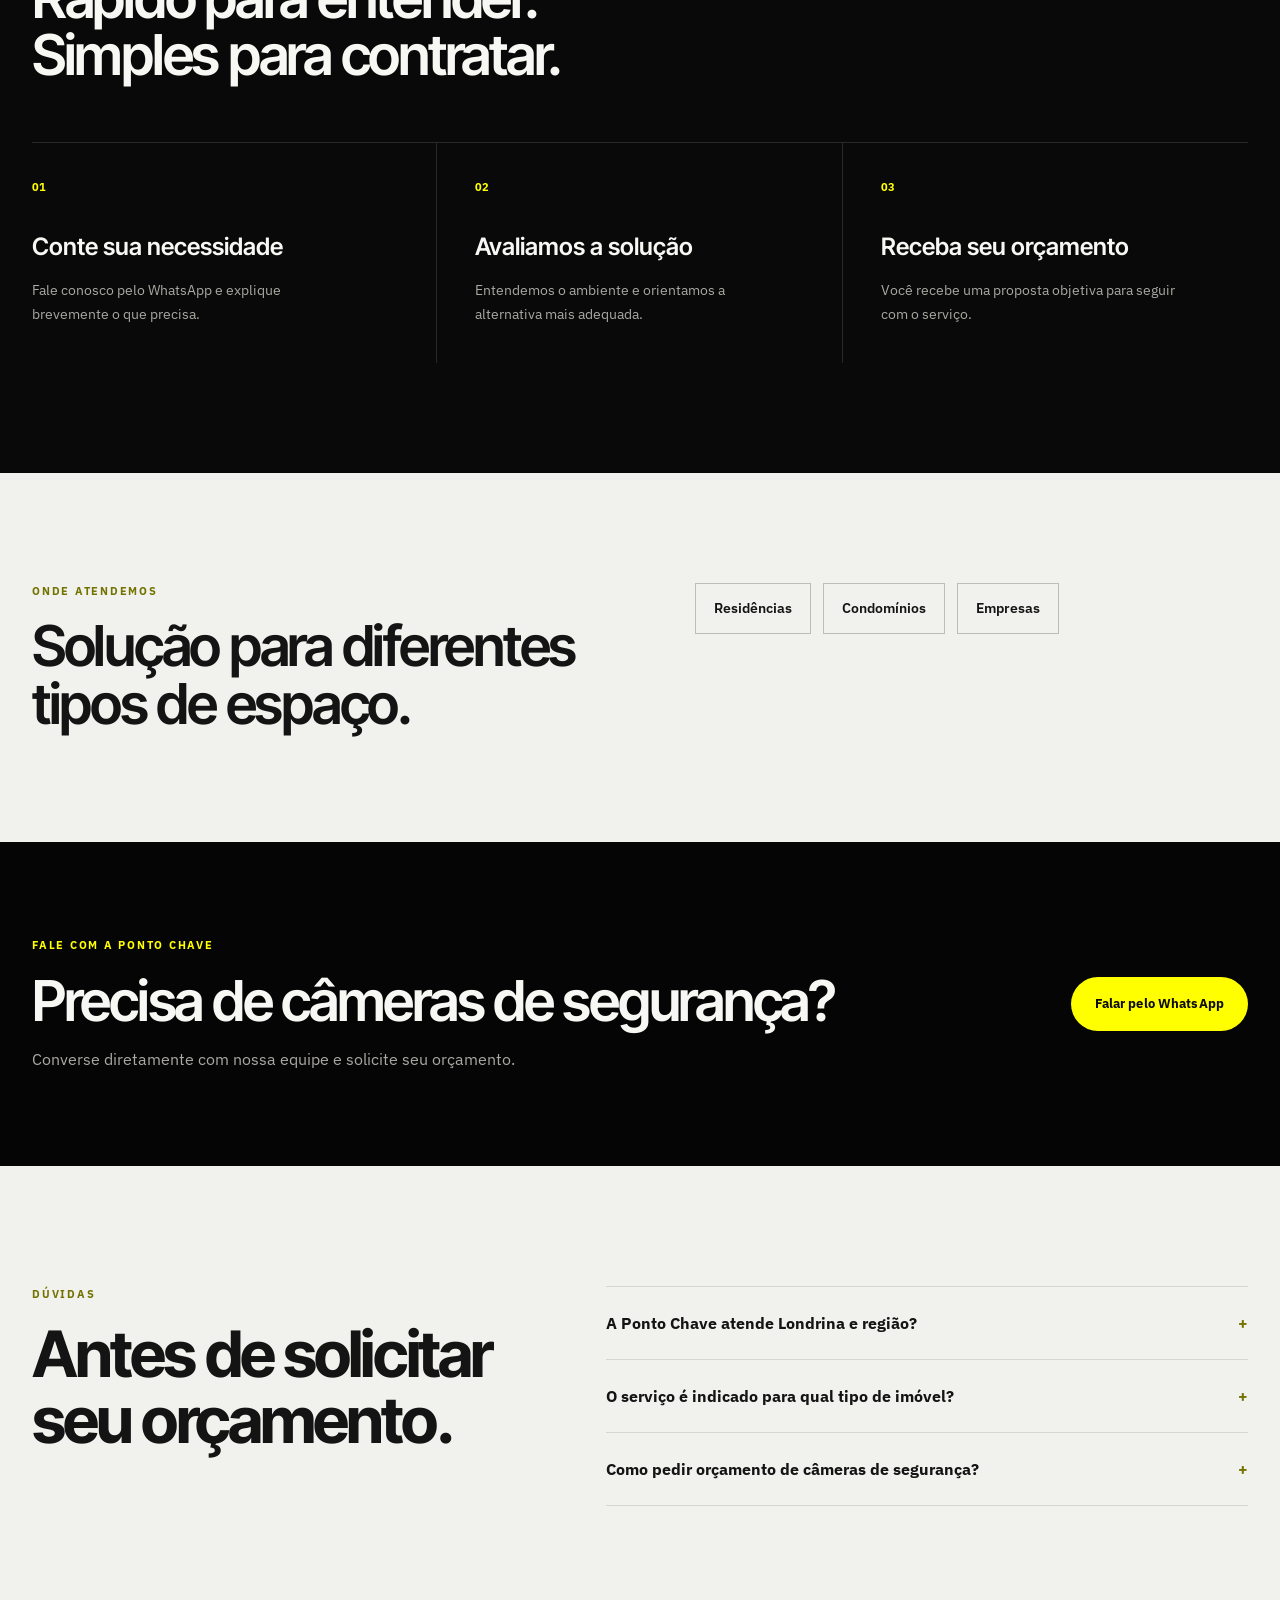
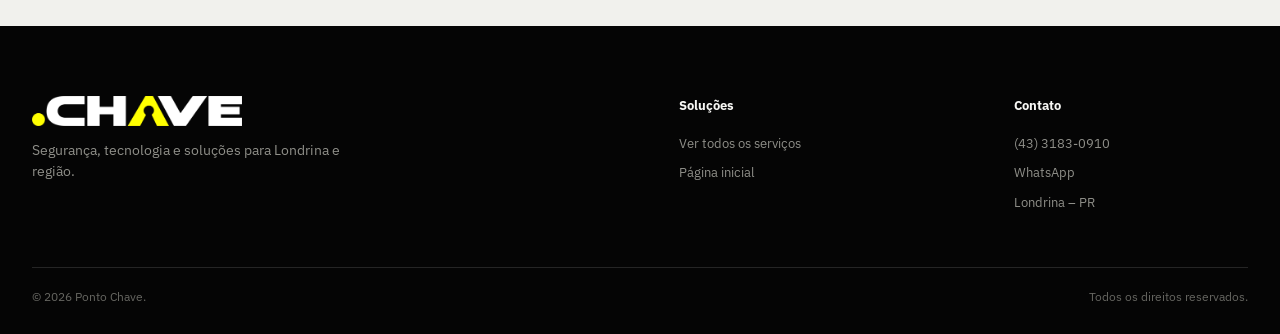
<file: cameras-de-seguranca.html>
<!doctype html>
<html lang="pt-BR"><head>
  <!-- Google Tag Manager -->
  <script>(function(w,d,s,l,i){w[l]=w[l]||[];w[l].push({'gtm.start':
  new Date().getTime(),event:'gtm.js'});var f=d.getElementsByTagName(s)[0],
  j=d.createElement(s),dl=l!='dataLayer'?'&l='+l:'';j.async=true;j.src=
  'https://www.googletagmanager.com/gtm.js?id='+i+dl;f.parentNode.insertBefore(j,f);
  })(window,document,'script','dataLayer','GTM-KTL3K98G');</script>
  <!-- End Google Tag Manager -->
<meta charset="utf-8"><meta name="viewport" content="width=device-width,initial-scale=1">
<title>Câmeras de Segurança em Londrina | Ponto Chave</title><meta name="description" content="Instalação de câmeras de segurança em Londrina e região para residências, condomínios e empresas. Projeto sob medida e orçamento rápido."><meta name="robots" content="index,follow,max-image-preview:large"><meta name="theme-color" content="#070707">
<link rel="canonical" href="https://rocha-alx.github.io/pontochavelondrina/cameras-de-seguranca.html"><meta property="og:type" content="website"><meta property="og:locale" content="pt_BR"><meta property="og:title" content="Câmeras de Segurança em Londrina | Ponto Chave"><meta property="og:description" content="Instalação de câmeras de segurança em Londrina e região para residências, condomínios e empresas. Projeto sob medida e orçamento rápido."><meta property="og:url" content="https://rocha-alx.github.io/pontochavelondrina/cameras-de-seguranca.html"><meta property="og:image" content="https://rocha-alx.github.io/pontochavelondrina/assets/solucao-cameras.png">
<link rel="stylesheet" href="styles.css">
<script type="application/ld+json">{"@context":"https://schema.org","@type":"Service","name":"Câmeras de segurança","provider":{"@type":"LocalBusiness","name":"Ponto Chave","telephone":"+55 43 3183-0910","url":"https://rocha-alx.github.io/pontochavelondrina/"},"areaServed":{"@type":"City","name":"Londrina"},"description":"Instalação de câmeras de segurança em Londrina e região para residências, condomínios e empresas. Projeto sob medida e orçamento rápido."}</script>
</head><body class="landing-page">
<!-- Google Tag Manager (noscript) -->
<noscript><iframe src="https://www.googletagmanager.com/ns.html?id=GTM-KTL3K98G"
height="0" width="0" style="display:none;visibility:hidden"></iframe></noscript>
<!-- End Google Tag Manager (noscript) -->
<header class="site-header"><div class="container nav-wrap"><a class="brand" href="index.html" aria-label="Ponto Chave - início"><picture class="responsive-picture"><source media="(max-width: 980px)" srcset="assets/logo-ponto-chave-mobile.webp"><img src="assets/logo-ponto-chave.png" alt="Ponto Chave" width="2048" height="294"></picture></a><button class="menu-toggle" aria-expanded="false" aria-controls="nav">Menu</button><nav id="nav" class="nav" aria-label="Navegação principal"><a href="index.html#solucoes">SOLUÇÕES</a><a href="#beneficios">BENEFÍCIOS</a><a href="#duvidas">DÚVIDAS</a><a href="#contato">CONTATO</a></nav><a class="header-cta-btn" href="https://wa.me/554331830910?text=Ol%C3%A1%21%20Vim%20pela%20p%C3%A1gina%20de%20C%C3%A2meras%20de%20seguran%C3%A7a%20e%20gostaria%20de%20solicitar%20um%20or%C3%A7amento." target="_blank" rel="noopener">Solicitar orçamento</a></div></header>
<main>
<section class="lp-hero"><div class="lp-hero-media"><picture class="responsive-picture"><source media="(max-width: 980px)" srcset="assets/solucao-cameras-mobile.webp"><img src="assets/solucao-cameras.png" alt="Câmeras de segurança em Londrina"></picture></div><div class="lp-hero-overlay"></div><div class="container lp-hero-grid"><div><p class="eyebrow">Câmeras de segurança · Londrina e região</p><h1>Proteja e acompanhe seu espaço com mais controle.</h1><p>Instalação de câmeras de segurança planejada para os pontos que realmente importam, com orientação objetiva para residências, condomínios e empresas.</p><div class="hero-actions"><a class="btn btn-primary" href="https://wa.me/554331830910?text=Ol%C3%A1%21%20Vim%20pela%20p%C3%A1gina%20de%20C%C3%A2meras%20de%20seguran%C3%A7a%20e%20gostaria%20de%20solicitar%20um%20or%C3%A7amento." target="_blank" rel="noopener">Solicitar orçamento</a></div></div></div></section>
<section class="lp-trust"><div class="container lp-trust-grid"><strong>Atendimento em Londrina e região</strong><span>Residencial</span><span>Condomínios</span><span>Empresas</span></div></section>
<section class="lp-benefits section-light" id="beneficios"><div class="container lp-two"><div><p class="eyebrow">Solução objetiva</p><h2>O que você ganha com uma solução bem planejada.</h2></div><div><ul><li>Projeto conforme o ambiente</li><li>Monitoramento de pontos estratégicos</li><li>Instalação organizada e funcional</li></ul><p>A Ponto Chave primeiro entende o ambiente e a necessidade. Depois indica uma solução coerente com o uso do espaço, sem complicação desnecessária.</p><a class="lp-inline-cta" href="https://wa.me/554331830910?text=Ol%C3%A1%21%20Vim%20pela%20p%C3%A1gina%20de%20C%C3%A2meras%20de%20seguran%C3%A7a%20e%20gostaria%20de%20solicitar%20um%20or%C3%A7amento." target="_blank" rel="noopener">Quero um orçamento <span>↗</span></a></div></div></section>
<section class="lp-process"><div class="container"><p class="eyebrow">Como funciona</p><h2>Rápido para entender. Simples para contratar.</h2><div class="lp-steps"><article><span>01</span><h3>Conte sua necessidade</h3><p>Fale conosco pelo WhatsApp e explique brevemente o que precisa.</p></article><article><span>02</span><h3>Avaliamos a solução</h3><p>Entendemos o ambiente e orientamos a alternativa mais adequada.</p></article><article><span>03</span><h3>Receba seu orçamento</h3><p>Você recebe uma proposta objetiva para seguir com o serviço.</p></article></div></div></section>
<section class="lp-audience section-light"><div class="container lp-two"><div><p class="eyebrow">Onde atendemos</p><h2>Solução para diferentes tipos de espaço.</h2></div><div class="lp-tags"><span>Residências</span><span>Condomínios</span><span>Empresas</span></div></div></section>
<section class="lp-cta" id="contato"><div class="container lp-cta-grid"><div><p class="eyebrow">Fale com a Ponto Chave</p><h2>Precisa de câmeras de segurança?</h2><p>Converse diretamente com nossa equipe e solicite seu orçamento.</p></div><a class="btn btn-primary" href="https://wa.me/554331830910?text=Ol%C3%A1%21%20Vim%20pela%20p%C3%A1gina%20de%20C%C3%A2meras%20de%20seguran%C3%A7a%20e%20gostaria%20de%20solicitar%20um%20or%C3%A7amento." target="_blank" rel="noopener">Falar pelo WhatsApp</a></div></section>
<section class="faq section-light" id="duvidas"><div class="container faq-grid"><div><p class="eyebrow">Dúvidas</p><h2>Antes de solicitar seu orçamento.</h2></div><div class="faq-list"><details><summary>A Ponto Chave atende Londrina e região?</summary><p>Sim. O atendimento é realizado em Londrina e região, conforme o tipo e a localização do serviço.</p></details><details><summary>O serviço é indicado para qual tipo de imóvel?</summary><p>Atendemos residências, condomínios e empresas. A solução é definida conforme as características e a necessidade de cada ambiente.</p></details><details><summary>Como pedir orçamento de câmeras de segurança?</summary><p>Chame a Ponto Chave pelo WhatsApp, conte brevemente o que precisa e nossa equipe orientará os próximos passos.</p></details></div></div></section>
</main>
<footer><div class="container footer-grid"><div class="footer-brand"><picture class="responsive-picture"><source media="(max-width: 980px)" srcset="assets/logo-ponto-chave-mobile.webp"><img src="assets/logo-ponto-chave.png" alt="Ponto Chave"></picture><p>Segurança, tecnologia e soluções para Londrina e região.</p></div><div class="footer-col"><b>Soluções</b><a href="index.html#solucoes">Ver todos os serviços</a><a href="index.html">Página inicial</a></div><div class="footer-col"><b>Contato</b><a href="tel:+554331830910">(43) 3183-0910</a><a href="https://wa.me/554331830910?text=Ol%C3%A1%21%20Vim%20pela%20p%C3%A1gina%20de%20C%C3%A2meras%20de%20seguran%C3%A7a%20e%20gostaria%20de%20solicitar%20um%20or%C3%A7amento." target="_blank" rel="noopener">WhatsApp</a><span>Londrina – PR</span></div></div><div class="container footer-bottom"><span>© <span id="year"></span> Ponto Chave.</span><span>Todos os direitos reservados.</span></div></footer>
<a class="floating-whatsapp" href="https://wa.me/554331830910?text=Ol%C3%A1%21%20Vim%20pela%20p%C3%A1gina%20de%20C%C3%A2meras%20de%20seguran%C3%A7a%20e%20gostaria%20de%20solicitar%20um%20or%C3%A7amento." target="_blank" rel="noopener" aria-label="Solicitar orçamento pelo WhatsApp"><span class="pc-wa-icon"><svg viewBox="0 0 24 24" width="25" height="25" aria-hidden="true" fill="none" stroke="currentColor" stroke-width="1.6" stroke-linecap="round" stroke-linejoin="round"><path d="M20.5 11.7a8.5 8.5 0 0 1-12.7 7.4L3 20.5l1.4-4.7A8.5 8.5 0 1 1 20.5 11.7Z"/><path d="M8.2 7.6c.4-.4 1-.3 1.2.2l1 2c.2.4-.2.8-.6 1.2.7 1.5 1.8 2.6 3.3 3.3.4-.4.8-1 1.2-.8l2 1c.5.2.6.8.3 1.2-.6.9-1.6 1.1-2.5.9-3.8-.9-6.4-3.5-7.3-7.2-.2-.8.3-1.5 1.4-1.8Z" fill="currentColor" stroke="none"/></svg></span><span class="pc-wa-copy"><span>Atendimento</span><strong>Fale com a Ponto Chave</strong></span><span class="pc-wa-arrow" aria-hidden="true">→</span></a><script src="script.js"></script></body></html>
</file>
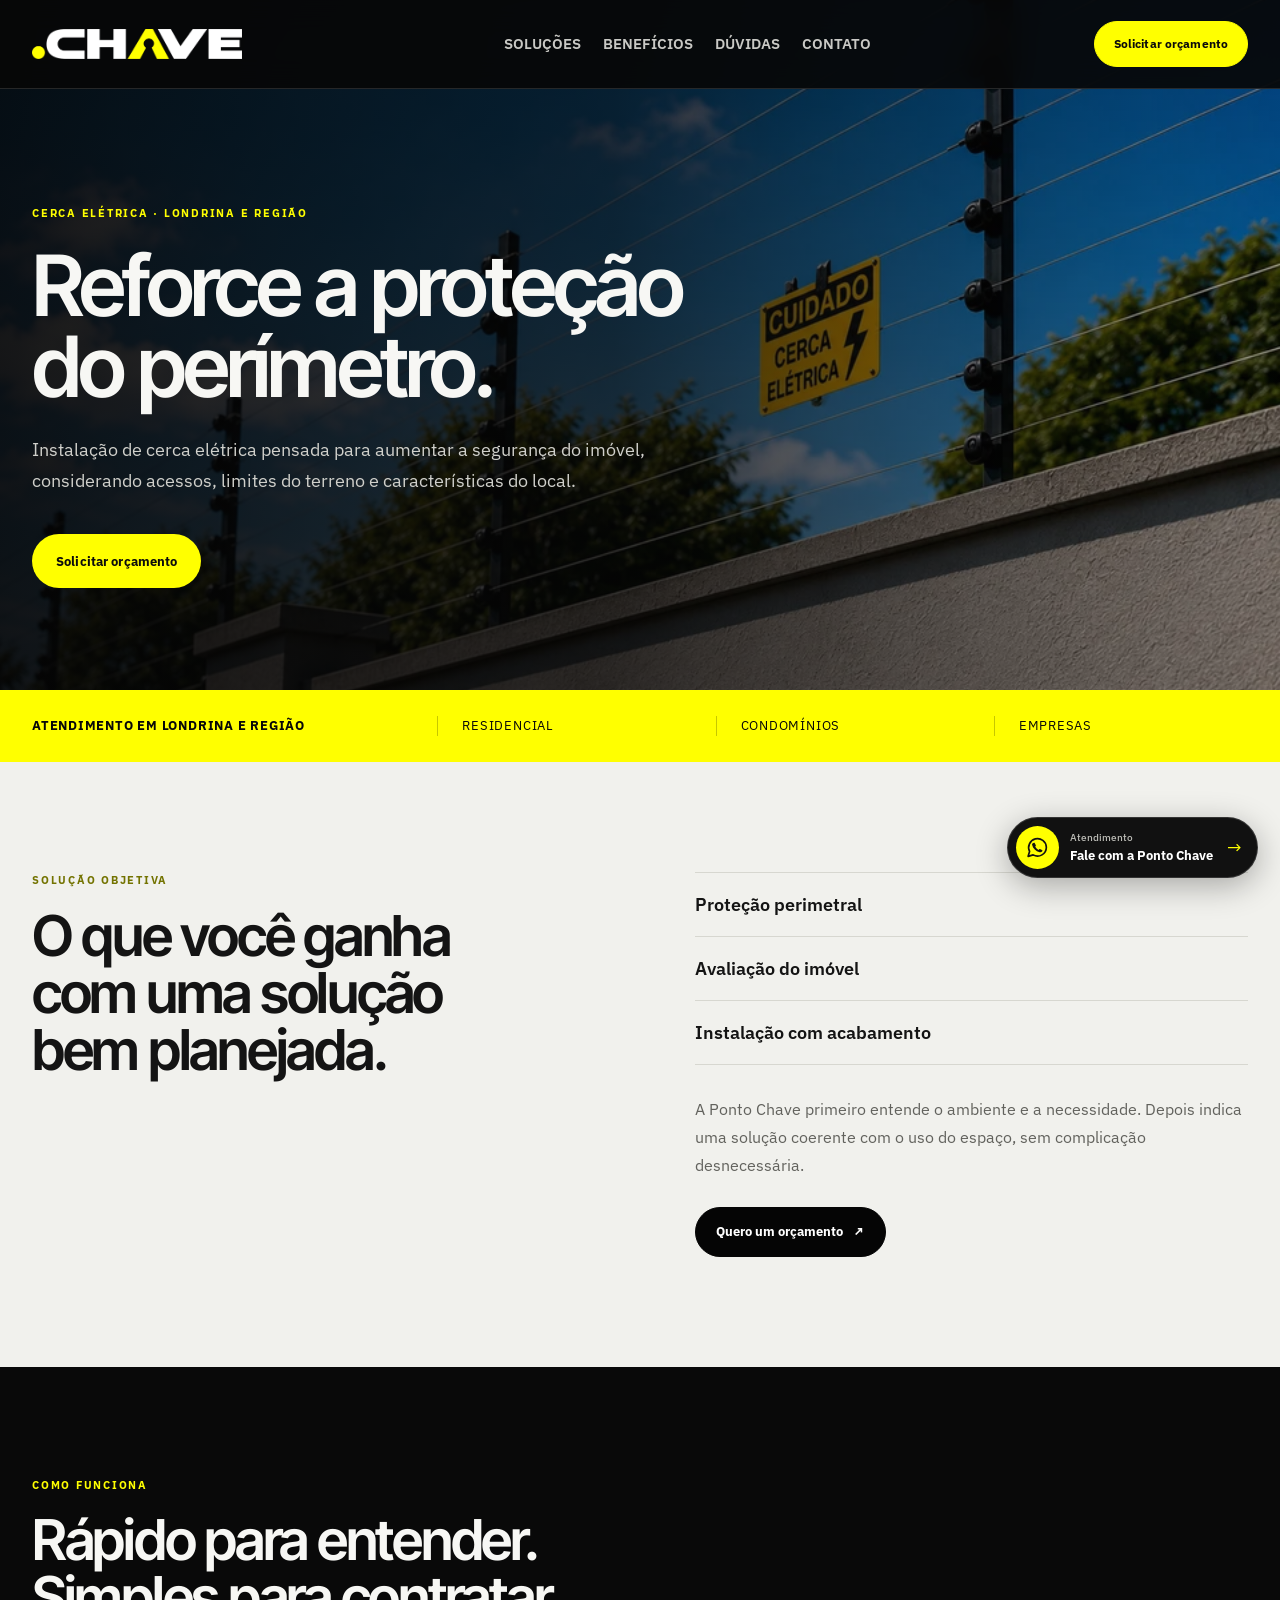
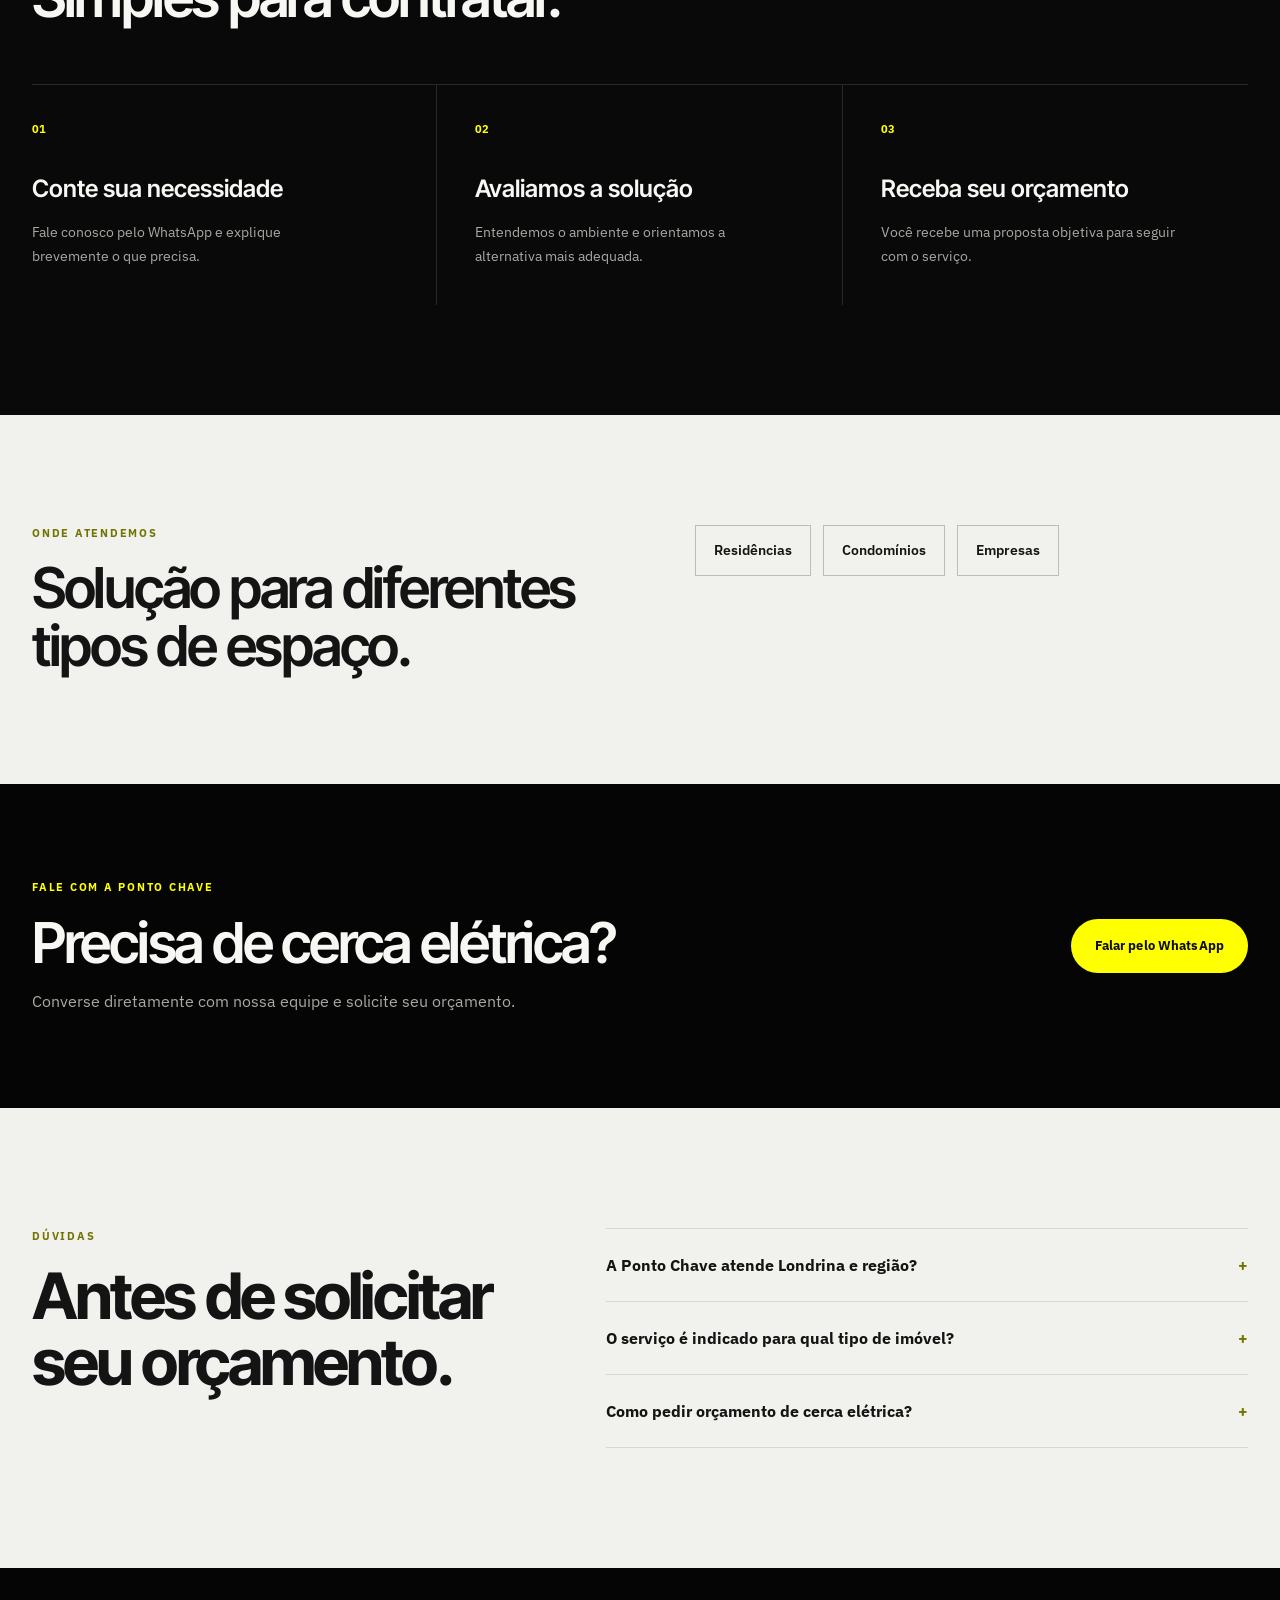
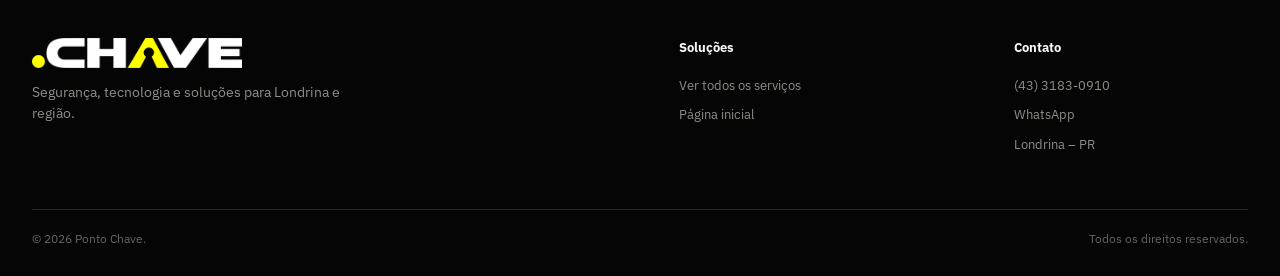
<file: cerca-eletrica.html>
<!doctype html>
<html lang="pt-BR"><head>
  <!-- Google Tag Manager -->
  <script>(function(w,d,s,l,i){w[l]=w[l]||[];w[l].push({'gtm.start':
  new Date().getTime(),event:'gtm.js'});var f=d.getElementsByTagName(s)[0],
  j=d.createElement(s),dl=l!='dataLayer'?'&l='+l:'';j.async=true;j.src=
  'https://www.googletagmanager.com/gtm.js?id='+i+dl;f.parentNode.insertBefore(j,f);
  })(window,document,'script','dataLayer','GTM-KTL3K98G');</script>
  <!-- End Google Tag Manager -->
<meta charset="utf-8"><meta name="viewport" content="width=device-width,initial-scale=1">
<title>Cerca Elétrica em Londrina | Ponto Chave</title><meta name="description" content="Instalação de cerca elétrica em Londrina e região para proteção perimetral de residências, condomínios e empresas. Solicite orçamento."><meta name="robots" content="index,follow,max-image-preview:large"><meta name="theme-color" content="#070707">
<link rel="canonical" href="https://rocha-alx.github.io/pontochavelondrina/cerca-eletrica.html"><meta property="og:type" content="website"><meta property="og:locale" content="pt_BR"><meta property="og:title" content="Cerca Elétrica em Londrina | Ponto Chave"><meta property="og:description" content="Instalação de cerca elétrica em Londrina e região para proteção perimetral de residências, condomínios e empresas. Solicite orçamento."><meta property="og:url" content="https://rocha-alx.github.io/pontochavelondrina/cerca-eletrica.html"><meta property="og:image" content="https://rocha-alx.github.io/pontochavelondrina/assets/solucao-cerca.png">
<link rel="stylesheet" href="styles.css">
<script type="application/ld+json">{"@context":"https://schema.org","@type":"Service","name":"Cerca elétrica","provider":{"@type":"LocalBusiness","name":"Ponto Chave","telephone":"+55 43 3183-0910","url":"https://rocha-alx.github.io/pontochavelondrina/"},"areaServed":{"@type":"City","name":"Londrina"},"description":"Instalação de cerca elétrica em Londrina e região para proteção perimetral de residências, condomínios e empresas. Solicite orçamento."}</script>
</head><body class="landing-page">
<!-- Google Tag Manager (noscript) -->
<noscript><iframe src="https://www.googletagmanager.com/ns.html?id=GTM-KTL3K98G"
height="0" width="0" style="display:none;visibility:hidden"></iframe></noscript>
<!-- End Google Tag Manager (noscript) -->
<header class="site-header"><div class="container nav-wrap"><a class="brand" href="index.html" aria-label="Ponto Chave - início"><picture class="responsive-picture"><source media="(max-width: 980px)" srcset="assets/logo-ponto-chave-mobile.webp"><img src="assets/logo-ponto-chave.png" alt="Ponto Chave" width="2048" height="294"></picture></a><button class="menu-toggle" aria-expanded="false" aria-controls="nav">Menu</button><nav id="nav" class="nav" aria-label="Navegação principal"><a href="index.html#solucoes">SOLUÇÕES</a><a href="#beneficios">BENEFÍCIOS</a><a href="#duvidas">DÚVIDAS</a><a href="#contato">CONTATO</a></nav><a class="header-cta-btn" href="https://wa.me/554331830910?text=Ol%C3%A1%21%20Vim%20pela%20p%C3%A1gina%20de%20Cerca%20el%C3%A9trica%20e%20gostaria%20de%20solicitar%20um%20or%C3%A7amento." target="_blank" rel="noopener">Solicitar orçamento</a></div></header>
<main>
<section class="lp-hero"><div class="lp-hero-media"><picture class="responsive-picture"><source media="(max-width: 980px)" srcset="assets/solucao-cerca-mobile.webp"><img src="assets/solucao-cerca.png" alt="Cerca elétrica em Londrina"></picture></div><div class="lp-hero-overlay"></div><div class="container lp-hero-grid"><div><p class="eyebrow">Cerca elétrica · Londrina e região</p><h1>Reforce a proteção do perímetro.</h1><p>Instalação de cerca elétrica pensada para aumentar a segurança do imóvel, considerando acessos, limites do terreno e características do local.</p><div class="hero-actions"><a class="btn btn-primary" href="https://wa.me/554331830910?text=Ol%C3%A1%21%20Vim%20pela%20p%C3%A1gina%20de%20Cerca%20el%C3%A9trica%20e%20gostaria%20de%20solicitar%20um%20or%C3%A7amento." target="_blank" rel="noopener">Solicitar orçamento</a></div></div></div></section>
<section class="lp-trust"><div class="container lp-trust-grid"><strong>Atendimento em Londrina e região</strong><span>Residencial</span><span>Condomínios</span><span>Empresas</span></div></section>
<section class="lp-benefits section-light" id="beneficios"><div class="container lp-two"><div><p class="eyebrow">Solução objetiva</p><h2>O que você ganha com uma solução bem planejada.</h2></div><div><ul><li>Proteção perimetral</li><li>Avaliação do imóvel</li><li>Instalação com acabamento</li></ul><p>A Ponto Chave primeiro entende o ambiente e a necessidade. Depois indica uma solução coerente com o uso do espaço, sem complicação desnecessária.</p><a class="lp-inline-cta" href="https://wa.me/554331830910?text=Ol%C3%A1%21%20Vim%20pela%20p%C3%A1gina%20de%20Cerca%20el%C3%A9trica%20e%20gostaria%20de%20solicitar%20um%20or%C3%A7amento." target="_blank" rel="noopener">Quero um orçamento <span>↗</span></a></div></div></section>
<section class="lp-process"><div class="container"><p class="eyebrow">Como funciona</p><h2>Rápido para entender. Simples para contratar.</h2><div class="lp-steps"><article><span>01</span><h3>Conte sua necessidade</h3><p>Fale conosco pelo WhatsApp e explique brevemente o que precisa.</p></article><article><span>02</span><h3>Avaliamos a solução</h3><p>Entendemos o ambiente e orientamos a alternativa mais adequada.</p></article><article><span>03</span><h3>Receba seu orçamento</h3><p>Você recebe uma proposta objetiva para seguir com o serviço.</p></article></div></div></section>
<section class="lp-audience section-light"><div class="container lp-two"><div><p class="eyebrow">Onde atendemos</p><h2>Solução para diferentes tipos de espaço.</h2></div><div class="lp-tags"><span>Residências</span><span>Condomínios</span><span>Empresas</span></div></div></section>
<section class="lp-cta" id="contato"><div class="container lp-cta-grid"><div><p class="eyebrow">Fale com a Ponto Chave</p><h2>Precisa de cerca elétrica?</h2><p>Converse diretamente com nossa equipe e solicite seu orçamento.</p></div><a class="btn btn-primary" href="https://wa.me/554331830910?text=Ol%C3%A1%21%20Vim%20pela%20p%C3%A1gina%20de%20Cerca%20el%C3%A9trica%20e%20gostaria%20de%20solicitar%20um%20or%C3%A7amento." target="_blank" rel="noopener">Falar pelo WhatsApp</a></div></section>
<section class="faq section-light" id="duvidas"><div class="container faq-grid"><div><p class="eyebrow">Dúvidas</p><h2>Antes de solicitar seu orçamento.</h2></div><div class="faq-list"><details><summary>A Ponto Chave atende Londrina e região?</summary><p>Sim. O atendimento é realizado em Londrina e região, conforme o tipo e a localização do serviço.</p></details><details><summary>O serviço é indicado para qual tipo de imóvel?</summary><p>Atendemos residências, condomínios e empresas. A solução é definida conforme as características e a necessidade de cada ambiente.</p></details><details><summary>Como pedir orçamento de cerca elétrica?</summary><p>Chame a Ponto Chave pelo WhatsApp, conte brevemente o que precisa e nossa equipe orientará os próximos passos.</p></details></div></div></section>
</main>
<footer><div class="container footer-grid"><div class="footer-brand"><picture class="responsive-picture"><source media="(max-width: 980px)" srcset="assets/logo-ponto-chave-mobile.webp"><img src="assets/logo-ponto-chave.png" alt="Ponto Chave"></picture><p>Segurança, tecnologia e soluções para Londrina e região.</p></div><div class="footer-col"><b>Soluções</b><a href="index.html#solucoes">Ver todos os serviços</a><a href="index.html">Página inicial</a></div><div class="footer-col"><b>Contato</b><a href="tel:+554331830910">(43) 3183-0910</a><a href="https://wa.me/554331830910?text=Ol%C3%A1%21%20Vim%20pela%20p%C3%A1gina%20de%20Cerca%20el%C3%A9trica%20e%20gostaria%20de%20solicitar%20um%20or%C3%A7amento." target="_blank" rel="noopener">WhatsApp</a><span>Londrina – PR</span></div></div><div class="container footer-bottom"><span>© <span id="year"></span> Ponto Chave.</span><span>Todos os direitos reservados.</span></div></footer>
<a class="floating-whatsapp" href="https://wa.me/554331830910?text=Ol%C3%A1%21%20Vim%20pela%20p%C3%A1gina%20de%20Cerca%20el%C3%A9trica%20e%20gostaria%20de%20solicitar%20um%20or%C3%A7amento." target="_blank" rel="noopener" aria-label="Solicitar orçamento pelo WhatsApp"><span class="pc-wa-icon"><svg viewBox="0 0 24 24" width="25" height="25" aria-hidden="true" fill="none" stroke="currentColor" stroke-width="1.6" stroke-linecap="round" stroke-linejoin="round"><path d="M20.5 11.7a8.5 8.5 0 0 1-12.7 7.4L3 20.5l1.4-4.7A8.5 8.5 0 1 1 20.5 11.7Z"/><path d="M8.2 7.6c.4-.4 1-.3 1.2.2l1 2c.2.4-.2.8-.6 1.2.7 1.5 1.8 2.6 3.3 3.3.4-.4.8-1 1.2-.8l2 1c.5.2.6.8.3 1.2-.6.9-1.6 1.1-2.5.9-3.8-.9-6.4-3.5-7.3-7.2-.2-.8.3-1.5 1.4-1.8Z" fill="currentColor" stroke="none"/></svg></span><span class="pc-wa-copy"><span>Atendimento</span><strong>Fale com a Ponto Chave</strong></span><span class="pc-wa-arrow" aria-hidden="true">→</span></a><script src="script.js"></script></body></html>
</file>
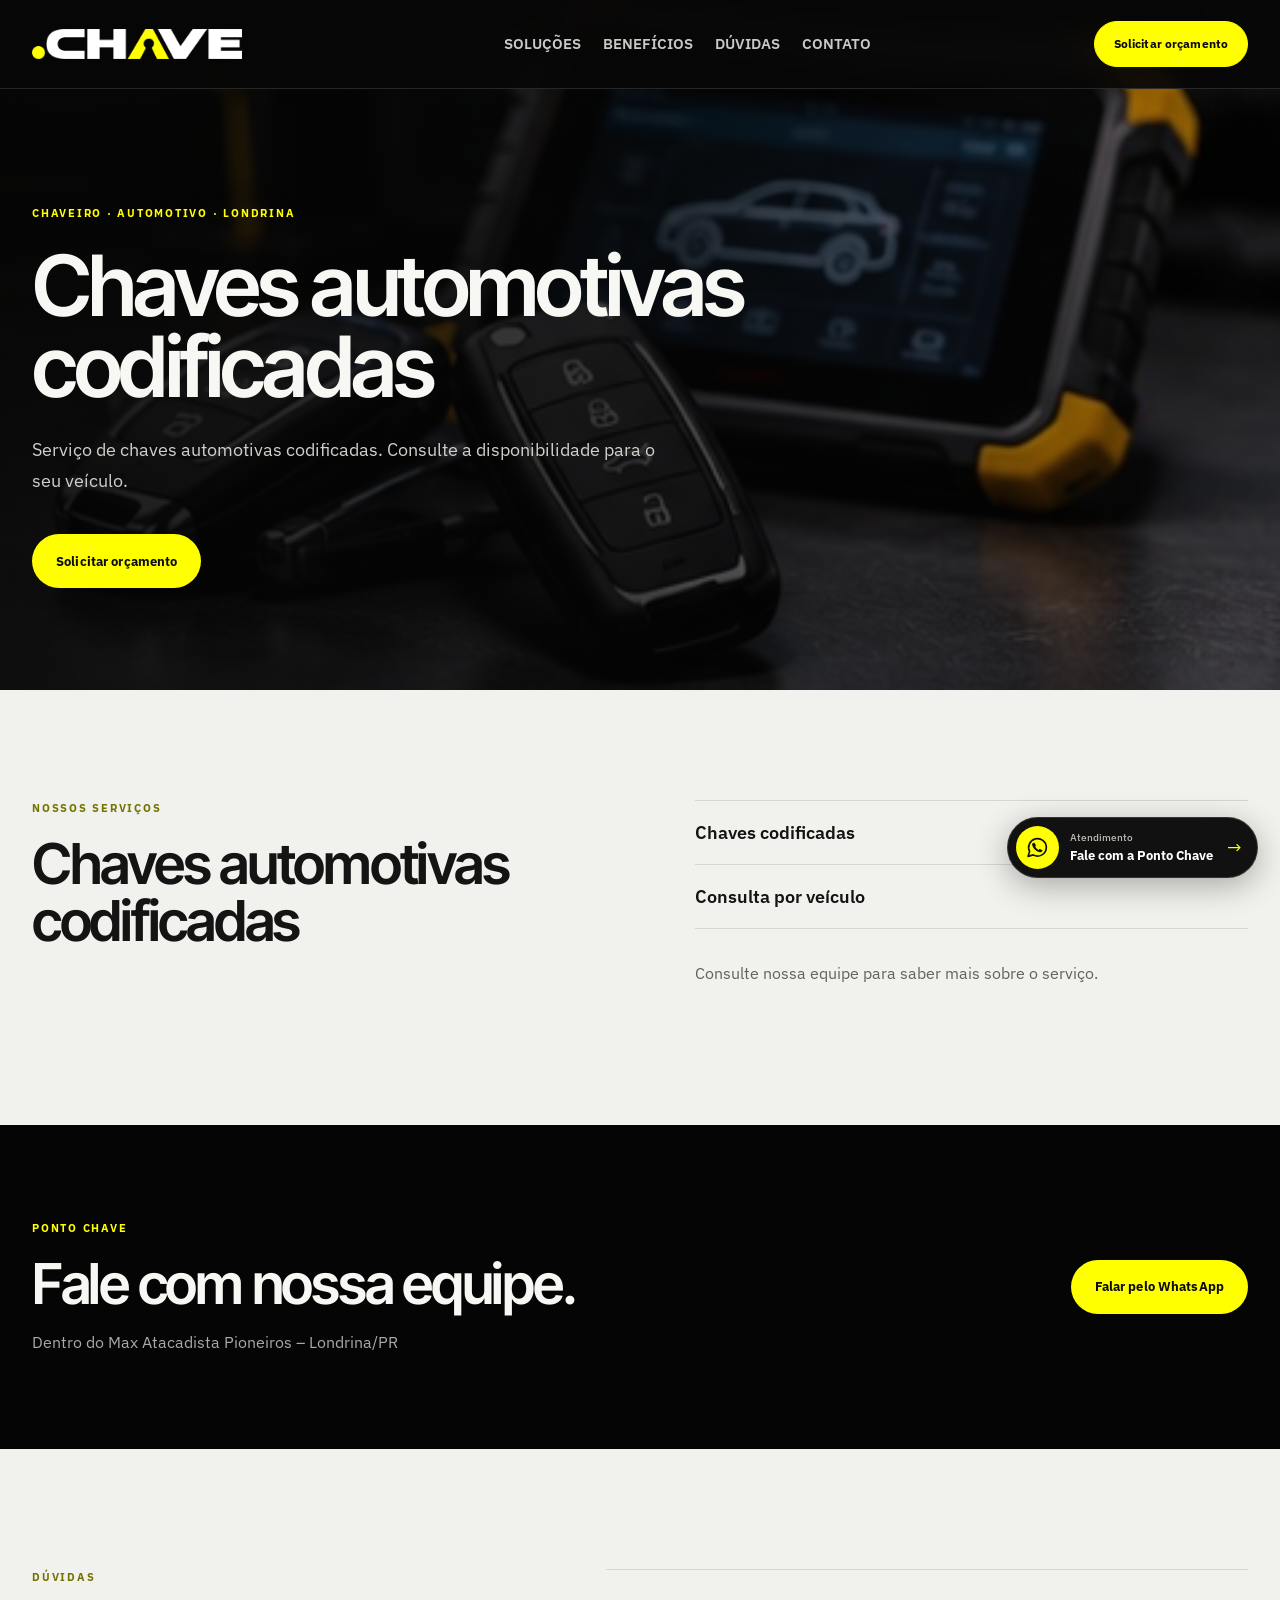
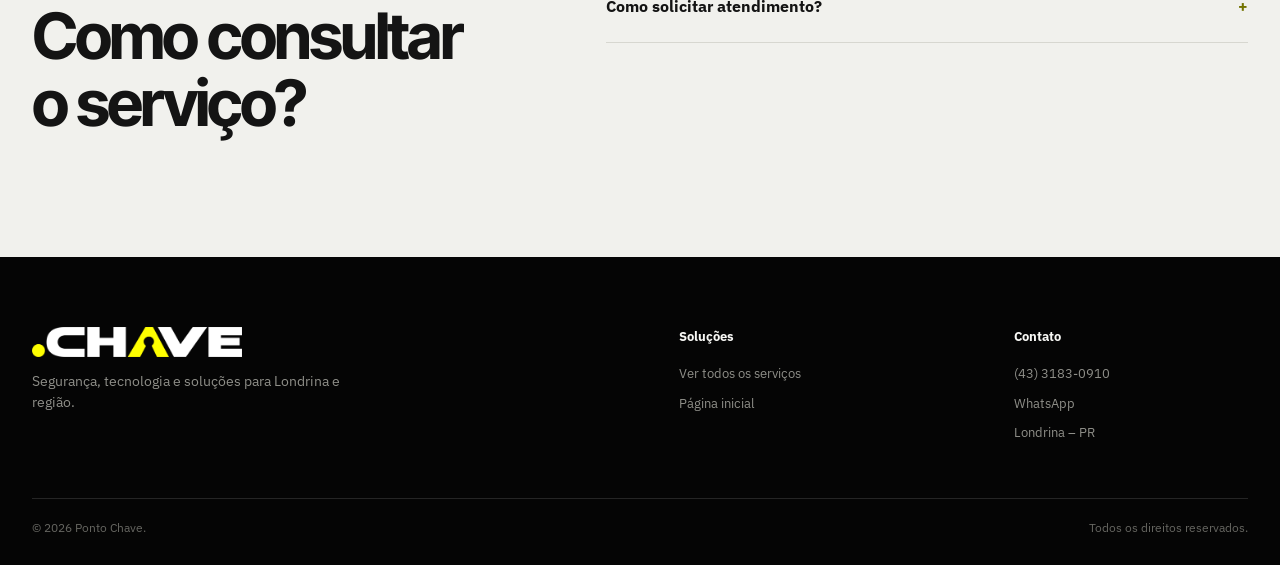
<file: chaves-automotivas.html>
<!doctype html>
<html lang="pt-BR"><head>
  <!-- Google Tag Manager -->
  <script>(function(w,d,s,l,i){w[l]=w[l]||[];w[l].push({'gtm.start':
  new Date().getTime(),event:'gtm.js'});var f=d.getElementsByTagName(s)[0],
  j=d.createElement(s),dl=l!='dataLayer'?'&l='+l:'';j.async=true;j.src=
  'https://www.googletagmanager.com/gtm.js?id='+i+dl;f.parentNode.insertBefore(j,f);
  })(window,document,'script','dataLayer','GTM-KTL3K98G');</script>
  <!-- End Google Tag Manager -->
<meta charset="utf-8"><meta name="viewport" content="width=device-width,initial-scale=1">
<title>Chaves automotivas codificadas em Londrina | Ponto Chave</title><meta name="description" content="Serviço de chaves automotivas codificadas. Consulte a disponibilidade para o seu veículo."><meta name="robots" content="index,follow"><link rel="canonical" href="https://rocha-alx.github.io/pontochavelondrina/chaves-automotivas.html"><link rel="stylesheet" href="styles.css"></head><body class="landing-page">
<!-- Google Tag Manager (noscript) -->
<noscript><iframe src="https://www.googletagmanager.com/ns.html?id=GTM-KTL3K98G"
height="0" width="0" style="display:none;visibility:hidden"></iframe></noscript>
<!-- End Google Tag Manager (noscript) -->
<header class="site-header"><div class="container nav-wrap"><a class="brand" href="index.html" aria-label="Ponto Chave - início"><picture class="responsive-picture"><source media="(max-width: 980px)" srcset="assets/logo-ponto-chave-mobile.webp"><img src="assets/logo-ponto-chave.png" alt="Ponto Chave" width="2048" height="294"></picture></a><button class="menu-toggle" aria-expanded="false" aria-controls="nav">Menu</button><nav id="nav" class="nav" aria-label="Navegação principal"><a href="index.html#solucoes">SOLUÇÕES</a><a href="#beneficios">BENEFÍCIOS</a><a href="#duvidas">DÚVIDAS</a><a href="#contato">CONTATO</a></nav><a class="header-cta-btn" href="https://wa.me/554331830910?text=Ol%C3%A1%21%20Gostaria%20de%20saber%20mais%20sobre%20Chaves%20automotivas%20codificadas." target="_blank" rel="noopener">Solicitar orçamento</a></div></header>
<main><section class="lp-hero"><div class="lp-hero-media"><img src="assets/servico-automotivas.jpg" alt="Imagem ilustrativa: Chaves automotivas codificadas"></div><div class="lp-hero-overlay"></div><div class="container lp-hero-grid"><div><p class="eyebrow">Chaveiro · Automotivo · Londrina</p><h1>Chaves automotivas codificadas</h1><p>Serviço de chaves automotivas codificadas. Consulte a disponibilidade para o seu veículo.</p><div class="hero-actions"><a class="btn btn-primary" href="https://wa.me/554331830910?text=Ol%C3%A1%21%20Gostaria%20de%20saber%20mais%20sobre%20Chaves%20automotivas%20codificadas." target="_blank" rel="noopener">Solicitar orçamento</a></div></div></div></section><section class="lp-benefits section-light" id="beneficios"><div class="container lp-two"><div><p class="eyebrow">Nossos serviços</p><h2>Chaves automotivas codificadas</h2></div><div><ul><li>Chaves codificadas</li><li>Consulta por veículo</li></ul><p>Consulte nossa equipe para saber mais sobre o serviço.</p></div></div></section><section class="lp-cta" id="contato"><div class="container lp-cta-grid"><div><p class="eyebrow">Ponto Chave</p><h2>Fale com nossa equipe.</h2><p>Dentro do Max Atacadista Pioneiros – Londrina/PR</p></div><a class="btn btn-primary" href="https://wa.me/554331830910?text=Ol%C3%A1%21%20Gostaria%20de%20saber%20mais%20sobre%20Chaves%20automotivas%20codificadas." target="_blank" rel="noopener">Falar pelo WhatsApp</a></div></section><section class="faq section-light" id="duvidas"><div class="container faq-grid"><div><p class="eyebrow">Dúvidas</p><h2>Como consultar o serviço?</h2></div><div class="faq-list"><details><summary>Como solicitar atendimento?</summary><p>Entre em contato pelo WhatsApp ou telefone (43) 3183-0910.</p></details></div></div></section></main><footer><div class="container footer-grid"><div class="footer-brand"><picture class="responsive-picture"><source media="(max-width: 980px)" srcset="assets/logo-ponto-chave-mobile.webp"><img src="assets/logo-ponto-chave.png" alt="Ponto Chave"></picture><p>Segurança, tecnologia e soluções para Londrina e região.</p></div><div class="footer-col"><b>Soluções</b><a href="index.html#solucoes">Ver todos os serviços</a><a href="index.html">Página inicial</a></div><div class="footer-col"><b>Contato</b><a href="tel:+554331830910">(43) 3183-0910</a><a href="https://wa.me/554331830910?text=Ol%C3%A1%21%20Gostaria%20de%20saber%20mais%20sobre%20Chaves%20automotivas%20codificadas." target="_blank" rel="noopener">WhatsApp</a><span>Londrina – PR</span></div></div><div class="container footer-bottom"><span>© <span id="year"></span> Ponto Chave.</span><span>Todos os direitos reservados.</span></div></footer>
<a class="floating-whatsapp" href="https://wa.me/554331830910?text=Ol%C3%A1%21%20Gostaria%20de%20saber%20mais%20sobre%20Chaves%20automotivas%20codificadas." target="_blank" rel="noopener" aria-label="Solicitar orçamento pelo WhatsApp"><span class="pc-wa-icon"><svg viewBox="0 0 24 24" width="25" height="25" aria-hidden="true" fill="none" stroke="currentColor" stroke-width="1.6" stroke-linecap="round" stroke-linejoin="round"><path d="M20.5 11.7a8.5 8.5 0 0 1-12.7 7.4L3 20.5l1.4-4.7A8.5 8.5 0 1 1 20.5 11.7Z"/><path d="M8.2 7.6c.4-.4 1-.3 1.2.2l1 2c.2.4-.2.8-.6 1.2.7 1.5 1.8 2.6 3.3 3.3.4-.4.8-1 1.2-.8l2 1c.5.2.6.8.3 1.2-.6.9-1.6 1.1-2.5.9-3.8-.9-6.4-3.5-7.3-7.2-.2-.8.3-1.5 1.4-1.8Z" fill="currentColor" stroke="none"/></svg></span><span class="pc-wa-copy"><span>Atendimento</span><strong>Fale com a Ponto Chave</strong></span><span class="pc-wa-arrow" aria-hidden="true">→</span></a><script src="script.js"></script></body></html>
</file>
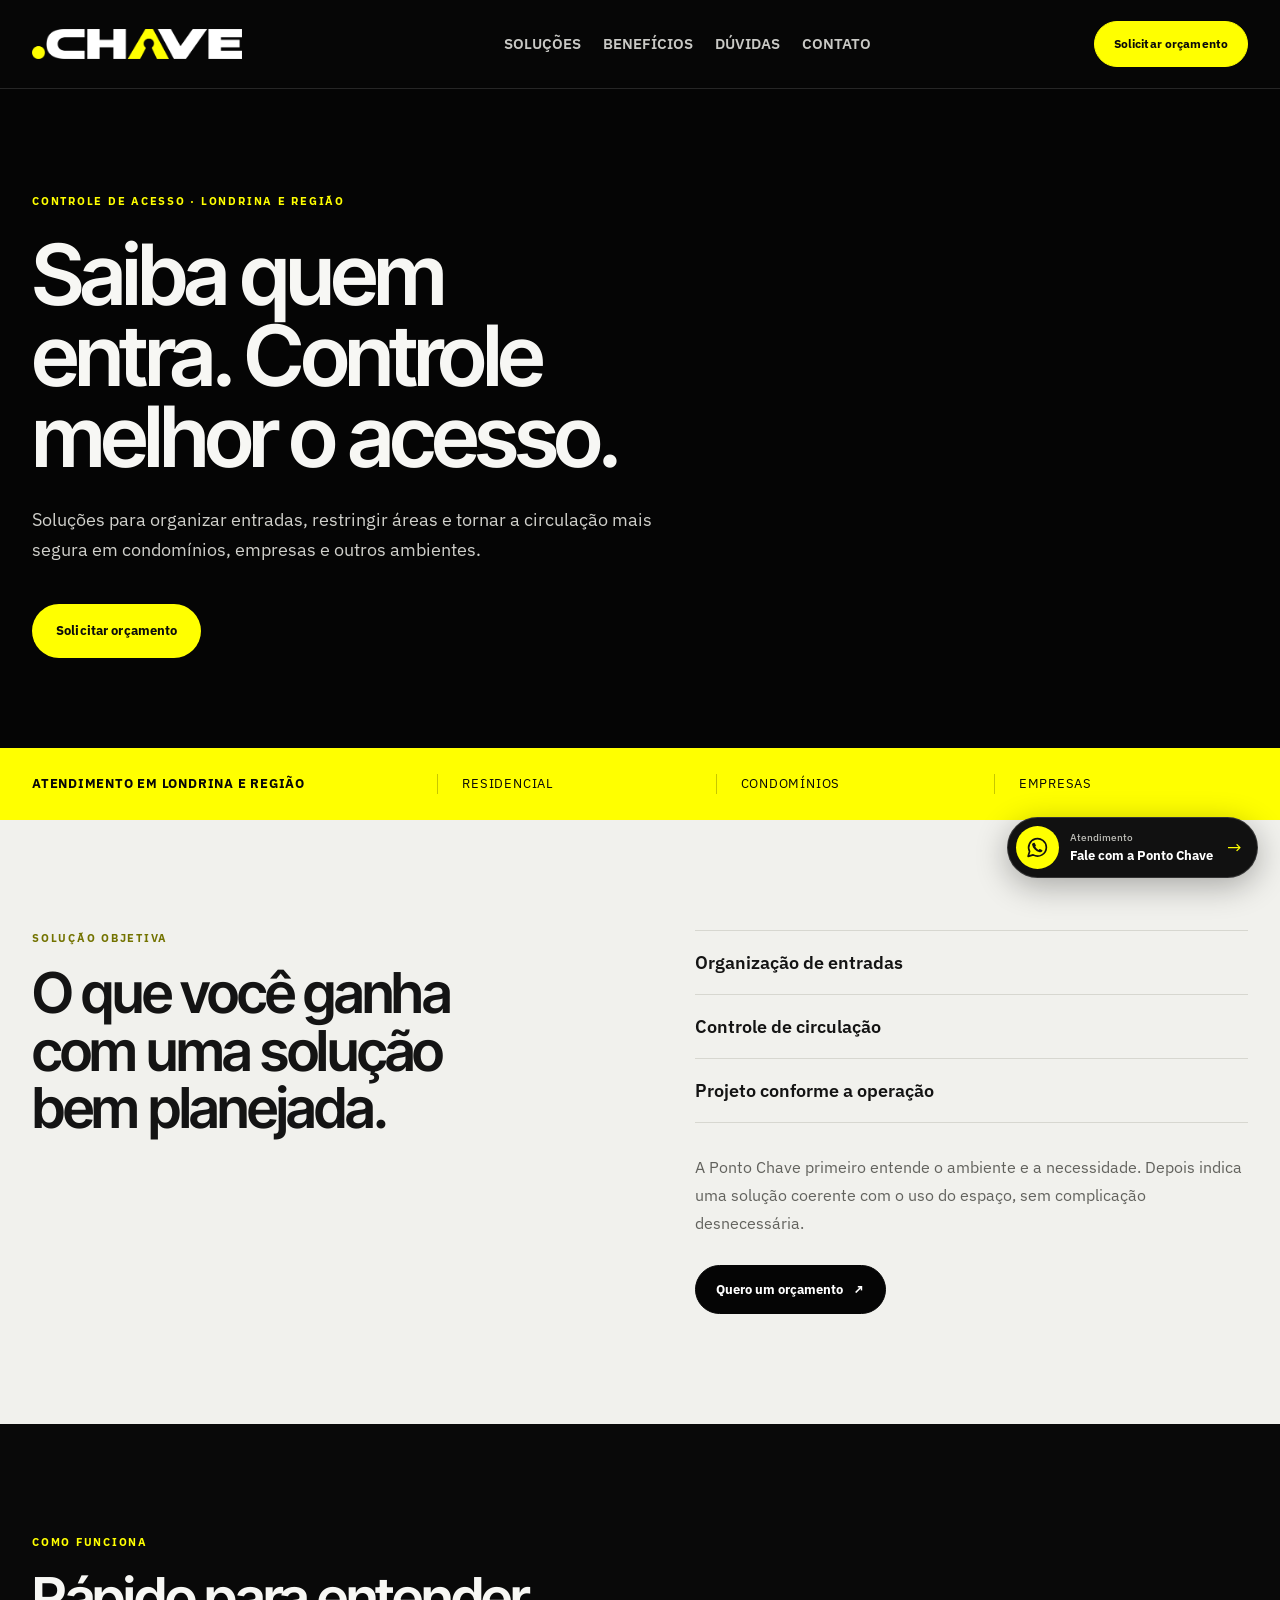
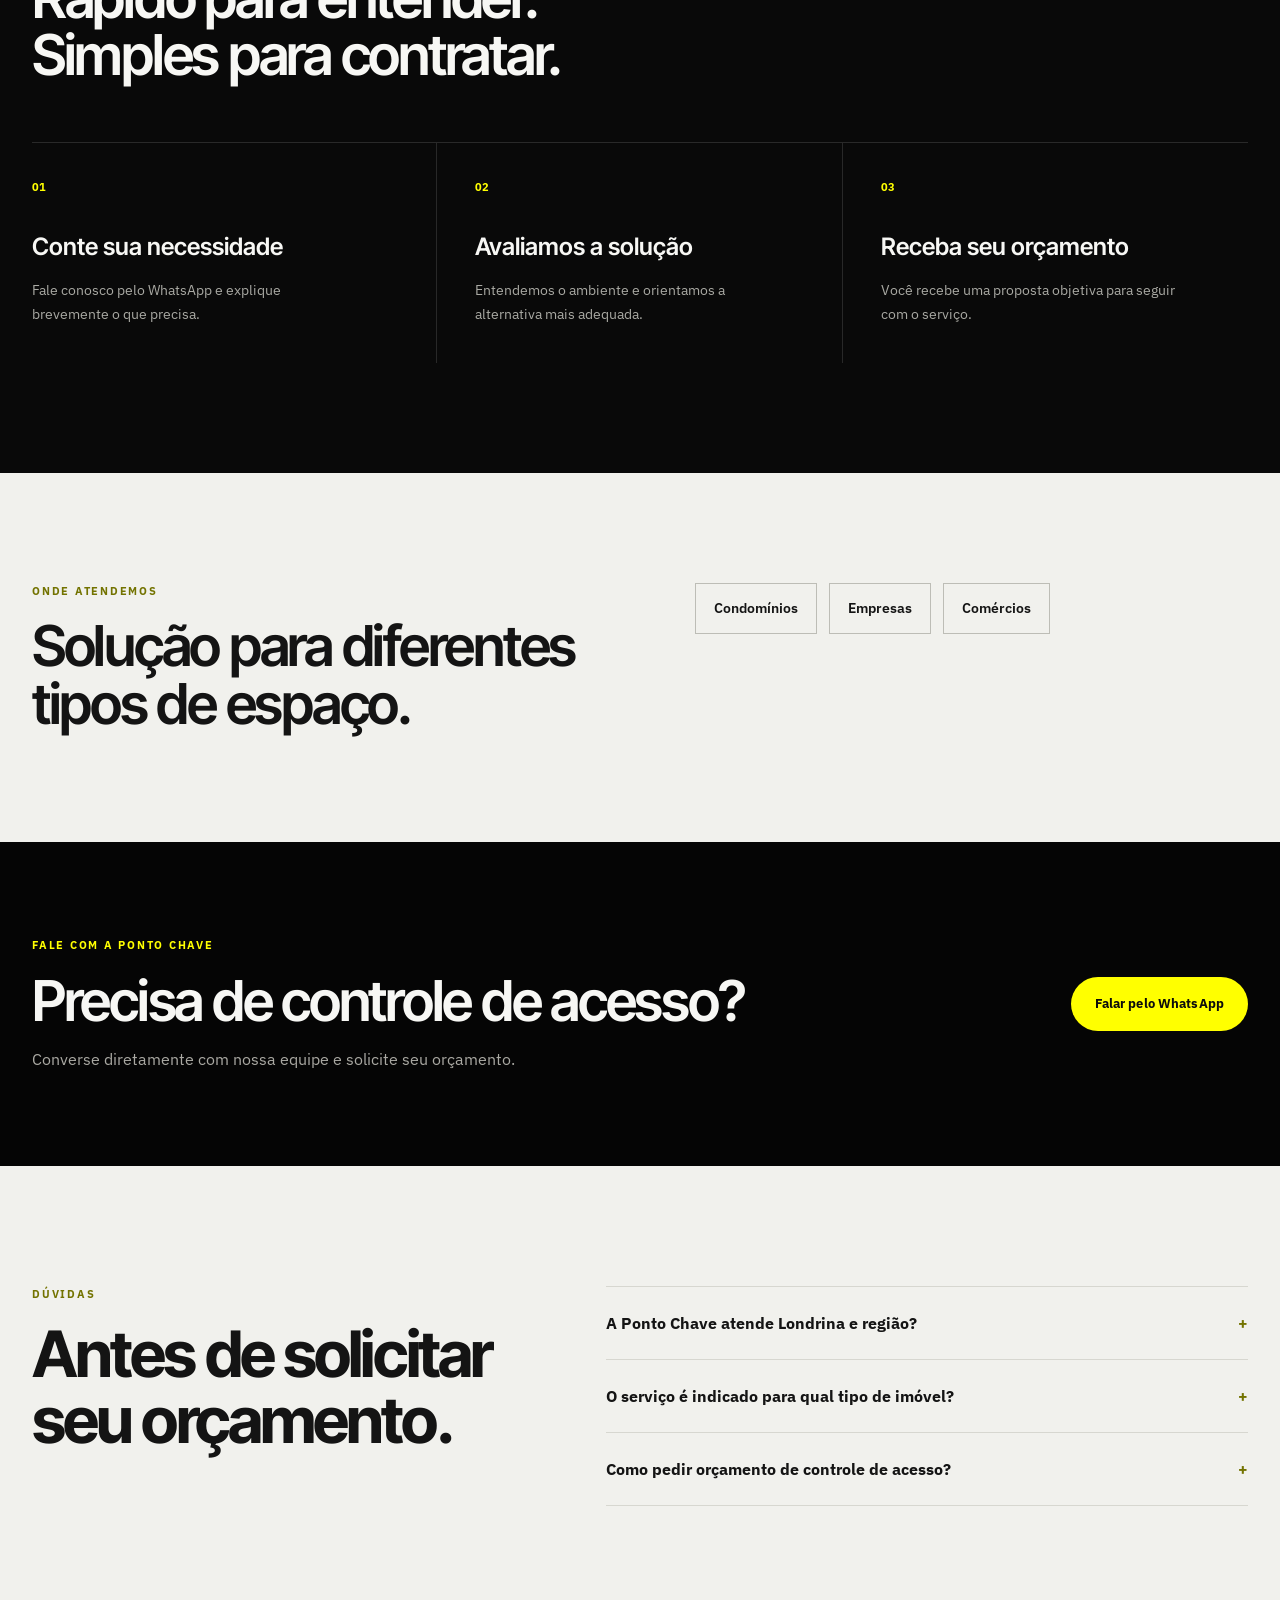
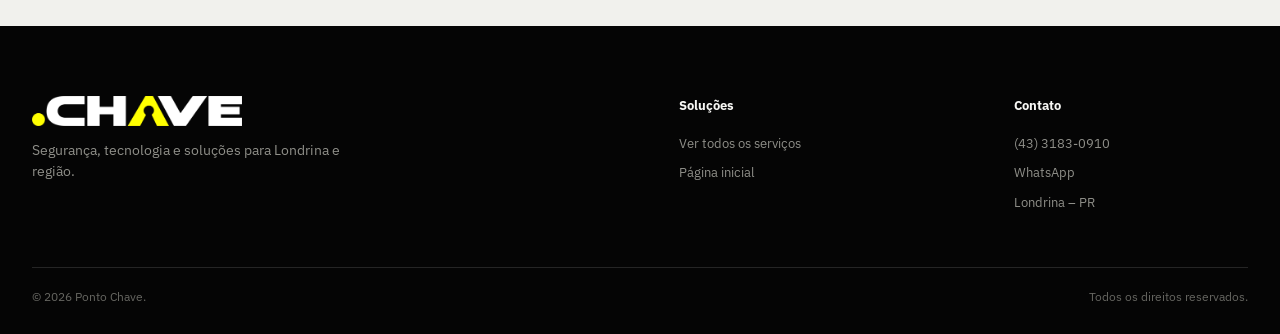
<file: controle-de-acesso.html>
<!doctype html>
<html lang="pt-BR"><head>
  <!-- Google Tag Manager -->
  <script>(function(w,d,s,l,i){w[l]=w[l]||[];w[l].push({'gtm.start':
  new Date().getTime(),event:'gtm.js'});var f=d.getElementsByTagName(s)[0],
  j=d.createElement(s),dl=l!='dataLayer'?'&l='+l:'';j.async=true;j.src=
  'https://www.googletagmanager.com/gtm.js?id='+i+dl;f.parentNode.insertBefore(j,f);
  })(window,document,'script','dataLayer','GTM-KTL3K98G');</script>
  <!-- End Google Tag Manager -->
<meta charset="utf-8"><meta name="viewport" content="width=device-width,initial-scale=1">
<title>Controle de Acesso em Londrina | Ponto Chave</title><meta name="description" content="Soluções de controle de acesso em Londrina e região para condomínios e empresas. Organize entradas e circulação com mais segurança."><meta name="robots" content="index,follow,max-image-preview:large"><meta name="theme-color" content="#070707">
<link rel="canonical" href="https://rocha-alx.github.io/pontochavelondrina/controle-de-acesso.html"><meta property="og:type" content="website"><meta property="og:locale" content="pt_BR"><meta property="og:title" content="Controle de Acesso em Londrina | Ponto Chave"><meta property="og:description" content="Soluções de controle de acesso em Londrina e região para condomínios e empresas. Organize entradas e circulação com mais segurança."><meta property="og:url" content="https://rocha-alx.github.io/pontochavelondrina/controle-de-acesso.html"><meta property="og:image" content="https://rocha-alx.github.io/pontochavelondrina/assets/solucao-acesso.png">
<link rel="stylesheet" href="styles.css">
<script type="application/ld+json">{"@context":"https://schema.org","@type":"Service","name":"Controle de acesso","provider":{"@type":"LocalBusiness","name":"Ponto Chave","telephone":"+55 43 3183-0910","url":"https://rocha-alx.github.io/pontochavelondrina/"},"areaServed":{"@type":"City","name":"Londrina"},"description":"Soluções de controle de acesso em Londrina e região para condomínios e empresas. Organize entradas e circulação com mais segurança."}</script>
</head><body class="landing-page">
<!-- Google Tag Manager (noscript) -->
<noscript><iframe src="https://www.googletagmanager.com/ns.html?id=GTM-KTL3K98G"
height="0" width="0" style="display:none;visibility:hidden"></iframe></noscript>
<!-- End Google Tag Manager (noscript) -->
<header class="site-header"><div class="container nav-wrap"><a class="brand" href="index.html" aria-label="Ponto Chave - início"><picture class="responsive-picture"><source media="(max-width: 980px)" srcset="assets/logo-ponto-chave-mobile.webp"><img src="assets/logo-ponto-chave.png" alt="Ponto Chave" width="2048" height="294"></picture></a><button class="menu-toggle" aria-expanded="false" aria-controls="nav">Menu</button><nav id="nav" class="nav" aria-label="Navegação principal"><a href="index.html#solucoes">SOLUÇÕES</a><a href="#beneficios">BENEFÍCIOS</a><a href="#duvidas">DÚVIDAS</a><a href="#contato">CONTATO</a></nav><a class="header-cta-btn" href="https://wa.me/554331830910?text=Ol%C3%A1%21%20Vim%20pela%20p%C3%A1gina%20de%20Controle%20de%20acesso%20e%20gostaria%20de%20solicitar%20um%20or%C3%A7amento." target="_blank" rel="noopener">Solicitar orçamento</a></div></header>
<main>
<section class="lp-hero"><div class="lp-hero-media"><picture class="responsive-picture"><source media="(max-width: 980px)" srcset="assets/solucao-acesso-mobile.webp"><img src="assets/solucao-acesso.png" alt="Controle de acesso em Londrina"></picture></div><div class="lp-hero-overlay"></div><div class="container lp-hero-grid"><div><p class="eyebrow">Controle de acesso · Londrina e região</p><h1>Saiba quem entra. Controle melhor o acesso.</h1><p>Soluções para organizar entradas, restringir áreas e tornar a circulação mais segura em condomínios, empresas e outros ambientes.</p><div class="hero-actions"><a class="btn btn-primary" href="https://wa.me/554331830910?text=Ol%C3%A1%21%20Vim%20pela%20p%C3%A1gina%20de%20Controle%20de%20acesso%20e%20gostaria%20de%20solicitar%20um%20or%C3%A7amento." target="_blank" rel="noopener">Solicitar orçamento</a></div></div></div></section>
<section class="lp-trust"><div class="container lp-trust-grid"><strong>Atendimento em Londrina e região</strong><span>Residencial</span><span>Condomínios</span><span>Empresas</span></div></section>
<section class="lp-benefits section-light" id="beneficios"><div class="container lp-two"><div><p class="eyebrow">Solução objetiva</p><h2>O que você ganha com uma solução bem planejada.</h2></div><div><ul><li>Organização de entradas</li><li>Controle de circulação</li><li>Projeto conforme a operação</li></ul><p>A Ponto Chave primeiro entende o ambiente e a necessidade. Depois indica uma solução coerente com o uso do espaço, sem complicação desnecessária.</p><a class="lp-inline-cta" href="https://wa.me/554331830910?text=Ol%C3%A1%21%20Vim%20pela%20p%C3%A1gina%20de%20Controle%20de%20acesso%20e%20gostaria%20de%20solicitar%20um%20or%C3%A7amento." target="_blank" rel="noopener">Quero um orçamento <span>↗</span></a></div></div></section>
<section class="lp-process"><div class="container"><p class="eyebrow">Como funciona</p><h2>Rápido para entender. Simples para contratar.</h2><div class="lp-steps"><article><span>01</span><h3>Conte sua necessidade</h3><p>Fale conosco pelo WhatsApp e explique brevemente o que precisa.</p></article><article><span>02</span><h3>Avaliamos a solução</h3><p>Entendemos o ambiente e orientamos a alternativa mais adequada.</p></article><article><span>03</span><h3>Receba seu orçamento</h3><p>Você recebe uma proposta objetiva para seguir com o serviço.</p></article></div></div></section>
<section class="lp-audience section-light"><div class="container lp-two"><div><p class="eyebrow">Onde atendemos</p><h2>Solução para diferentes tipos de espaço.</h2></div><div class="lp-tags"><span>Condomínios</span><span>Empresas</span><span>Comércios</span></div></div></section>
<section class="lp-cta" id="contato"><div class="container lp-cta-grid"><div><p class="eyebrow">Fale com a Ponto Chave</p><h2>Precisa de controle de acesso?</h2><p>Converse diretamente com nossa equipe e solicite seu orçamento.</p></div><a class="btn btn-primary" href="https://wa.me/554331830910?text=Ol%C3%A1%21%20Vim%20pela%20p%C3%A1gina%20de%20Controle%20de%20acesso%20e%20gostaria%20de%20solicitar%20um%20or%C3%A7amento." target="_blank" rel="noopener">Falar pelo WhatsApp</a></div></section>
<section class="faq section-light" id="duvidas"><div class="container faq-grid"><div><p class="eyebrow">Dúvidas</p><h2>Antes de solicitar seu orçamento.</h2></div><div class="faq-list"><details><summary>A Ponto Chave atende Londrina e região?</summary><p>Sim. O atendimento é realizado em Londrina e região, conforme o tipo e a localização do serviço.</p></details><details><summary>O serviço é indicado para qual tipo de imóvel?</summary><p>Atendemos residências, condomínios e empresas. A solução é definida conforme as características e a necessidade de cada ambiente.</p></details><details><summary>Como pedir orçamento de controle de acesso?</summary><p>Chame a Ponto Chave pelo WhatsApp, conte brevemente o que precisa e nossa equipe orientará os próximos passos.</p></details></div></div></section>
</main>
<footer><div class="container footer-grid"><div class="footer-brand"><picture class="responsive-picture"><source media="(max-width: 980px)" srcset="assets/logo-ponto-chave-mobile.webp"><img src="assets/logo-ponto-chave.png" alt="Ponto Chave"></picture><p>Segurança, tecnologia e soluções para Londrina e região.</p></div><div class="footer-col"><b>Soluções</b><a href="index.html#solucoes">Ver todos os serviços</a><a href="index.html">Página inicial</a></div><div class="footer-col"><b>Contato</b><a href="tel:+554331830910">(43) 3183-0910</a><a href="https://wa.me/554331830910?text=Ol%C3%A1%21%20Vim%20pela%20p%C3%A1gina%20de%20Controle%20de%20acesso%20e%20gostaria%20de%20solicitar%20um%20or%C3%A7amento." target="_blank" rel="noopener">WhatsApp</a><span>Londrina – PR</span></div></div><div class="container footer-bottom"><span>© <span id="year"></span> Ponto Chave.</span><span>Todos os direitos reservados.</span></div></footer>
<a class="floating-whatsapp" href="https://wa.me/554331830910?text=Ol%C3%A1%21%20Vim%20pela%20p%C3%A1gina%20de%20Controle%20de%20acesso%20e%20gostaria%20de%20solicitar%20um%20or%C3%A7amento." target="_blank" rel="noopener" aria-label="Solicitar orçamento pelo WhatsApp"><span class="pc-wa-icon"><svg viewBox="0 0 24 24" width="25" height="25" aria-hidden="true" fill="none" stroke="currentColor" stroke-width="1.6" stroke-linecap="round" stroke-linejoin="round"><path d="M20.5 11.7a8.5 8.5 0 0 1-12.7 7.4L3 20.5l1.4-4.7A8.5 8.5 0 1 1 20.5 11.7Z"/><path d="M8.2 7.6c.4-.4 1-.3 1.2.2l1 2c.2.4-.2.8-.6 1.2.7 1.5 1.8 2.6 3.3 3.3.4-.4.8-1 1.2-.8l2 1c.5.2.6.8.3 1.2-.6.9-1.6 1.1-2.5.9-3.8-.9-6.4-3.5-7.3-7.2-.2-.8.3-1.5 1.4-1.8Z" fill="currentColor" stroke="none"/></svg></span><span class="pc-wa-copy"><span>Atendimento</span><strong>Fale com a Ponto Chave</strong></span><span class="pc-wa-arrow" aria-hidden="true">→</span></a><script src="script.js"></script></body></html>
</file>
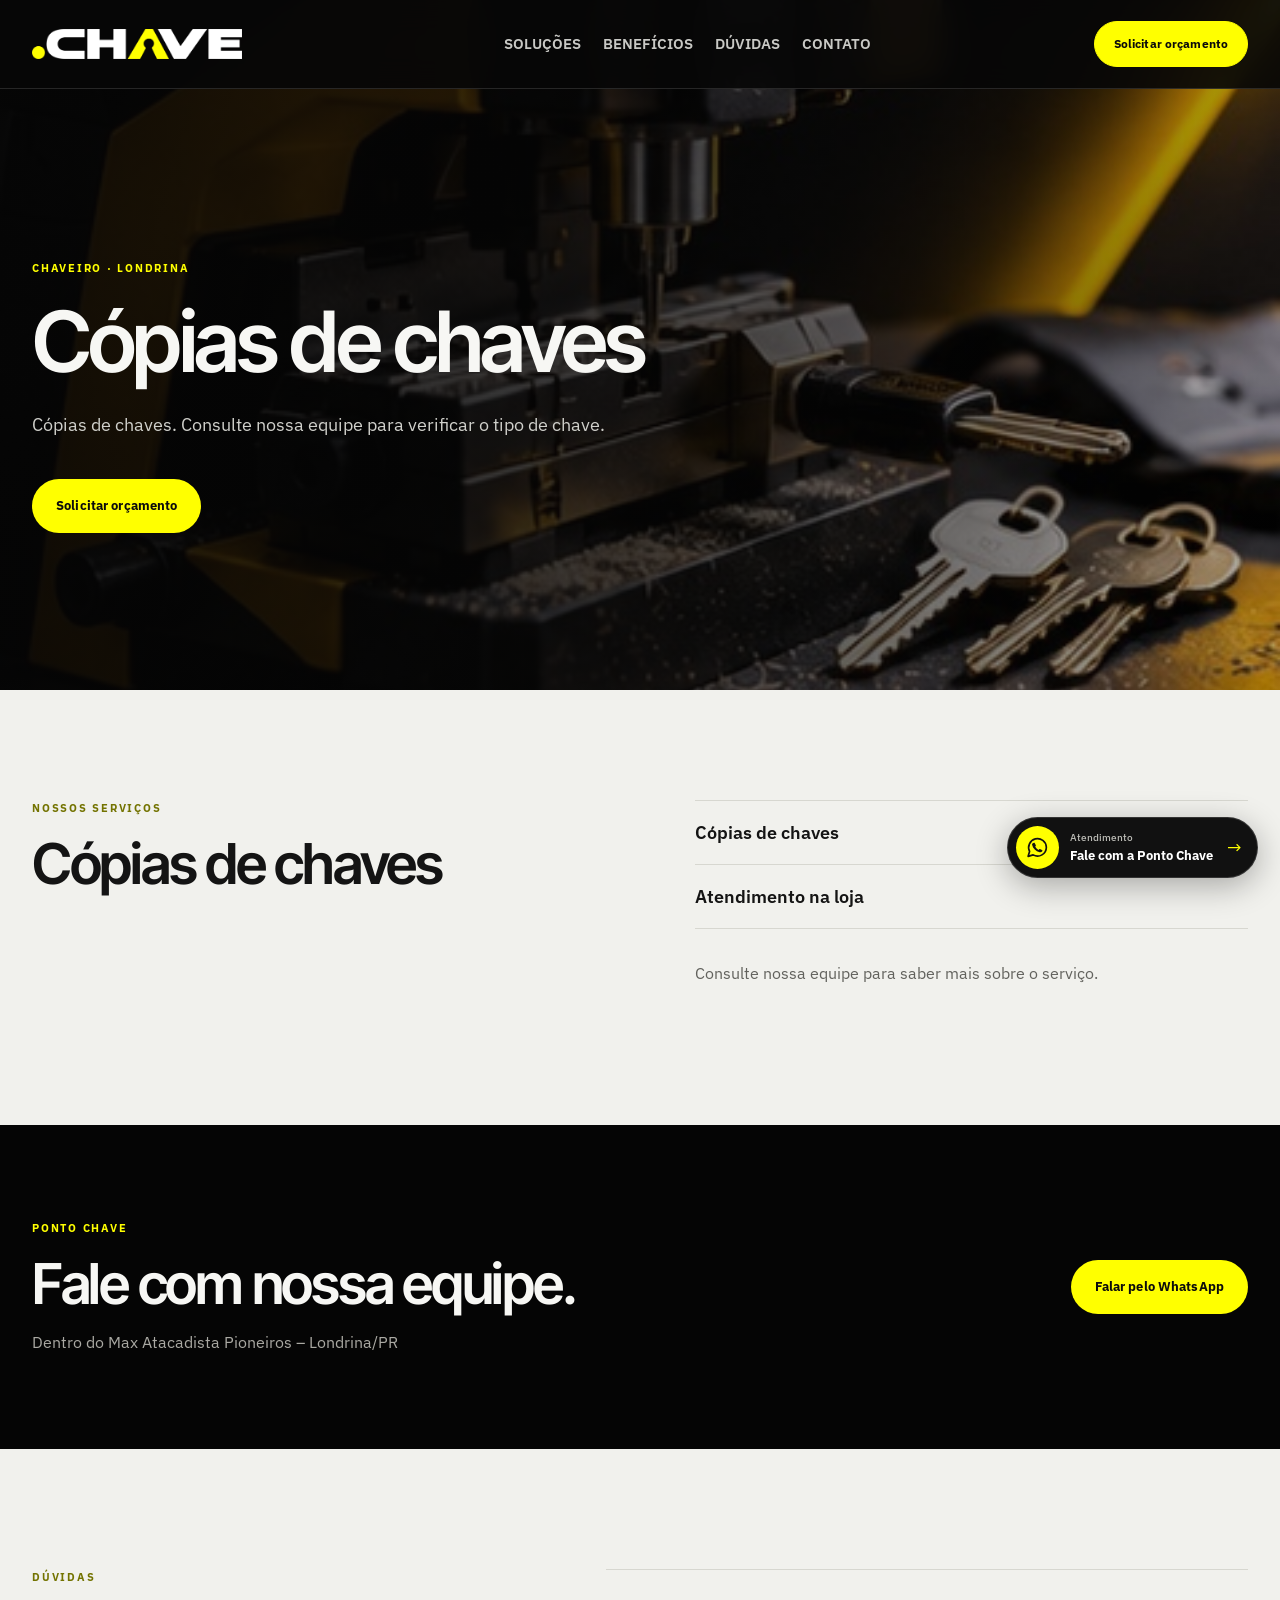
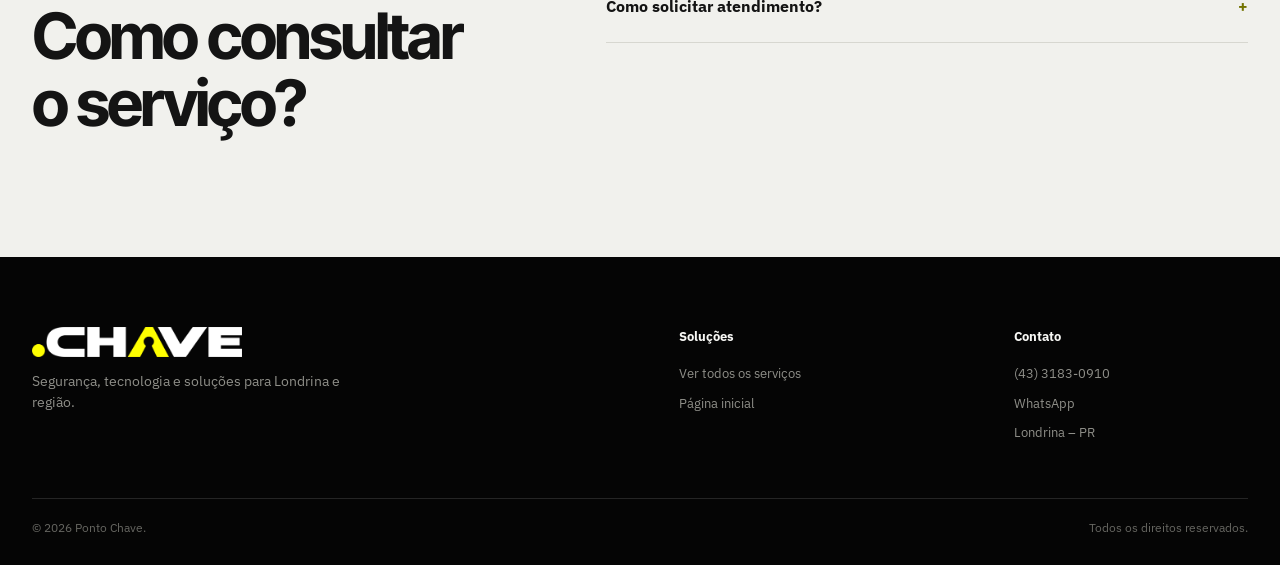
<file: copias-de-chaves.html>
<!doctype html>
<html lang="pt-BR"><head>
  <!-- Google Tag Manager -->
  <script>(function(w,d,s,l,i){w[l]=w[l]||[];w[l].push({'gtm.start':
  new Date().getTime(),event:'gtm.js'});var f=d.getElementsByTagName(s)[0],
  j=d.createElement(s),dl=l!='dataLayer'?'&l='+l:'';j.async=true;j.src=
  'https://www.googletagmanager.com/gtm.js?id='+i+dl;f.parentNode.insertBefore(j,f);
  })(window,document,'script','dataLayer','GTM-KTL3K98G');</script>
  <!-- End Google Tag Manager -->
<meta charset="utf-8"><meta name="viewport" content="width=device-width,initial-scale=1">
<title>Cópias de chaves em Londrina | Ponto Chave</title><meta name="description" content="Cópias de chaves. Consulte nossa equipe para verificar o tipo de chave."><meta name="robots" content="index,follow"><link rel="canonical" href="https://rocha-alx.github.io/pontochavelondrina/copias-de-chaves.html"><link rel="stylesheet" href="styles.css"></head><body class="landing-page">
<!-- Google Tag Manager (noscript) -->
<noscript><iframe src="https://www.googletagmanager.com/ns.html?id=GTM-KTL3K98G"
height="0" width="0" style="display:none;visibility:hidden"></iframe></noscript>
<!-- End Google Tag Manager (noscript) -->
<header class="site-header"><div class="container nav-wrap"><a class="brand" href="index.html" aria-label="Ponto Chave - início"><picture class="responsive-picture"><source media="(max-width: 980px)" srcset="assets/logo-ponto-chave-mobile.webp"><img src="assets/logo-ponto-chave.png" alt="Ponto Chave" width="2048" height="294"></picture></a><button class="menu-toggle" aria-expanded="false" aria-controls="nav">Menu</button><nav id="nav" class="nav" aria-label="Navegação principal"><a href="index.html#solucoes">SOLUÇÕES</a><a href="#beneficios">BENEFÍCIOS</a><a href="#duvidas">DÚVIDAS</a><a href="#contato">CONTATO</a></nav><a class="header-cta-btn" href="https://wa.me/554331830910?text=Ol%C3%A1%21%20Gostaria%20de%20saber%20mais%20sobre%20C%C3%B3pias%20de%20chaves." target="_blank" rel="noopener">Solicitar orçamento</a></div></header>
<main><section class="lp-hero"><div class="lp-hero-media"><img src="assets/servico-copias.jpg" alt="Imagem ilustrativa: Cópias de chaves"></div><div class="lp-hero-overlay"></div><div class="container lp-hero-grid"><div><p class="eyebrow">Chaveiro · Londrina</p><h1>Cópias de chaves</h1><p>Cópias de chaves. Consulte nossa equipe para verificar o tipo de chave.</p><div class="hero-actions"><a class="btn btn-primary" href="https://wa.me/554331830910?text=Ol%C3%A1%21%20Gostaria%20de%20saber%20mais%20sobre%20C%C3%B3pias%20de%20chaves." target="_blank" rel="noopener">Solicitar orçamento</a></div></div></div></section><section class="lp-benefits section-light" id="beneficios"><div class="container lp-two"><div><p class="eyebrow">Nossos serviços</p><h2>Cópias de chaves</h2></div><div><ul><li>Cópias de chaves</li><li>Atendimento na loja</li></ul><p>Consulte nossa equipe para saber mais sobre o serviço.</p></div></div></section><section class="lp-cta" id="contato"><div class="container lp-cta-grid"><div><p class="eyebrow">Ponto Chave</p><h2>Fale com nossa equipe.</h2><p>Dentro do Max Atacadista Pioneiros – Londrina/PR</p></div><a class="btn btn-primary" href="https://wa.me/554331830910?text=Ol%C3%A1%21%20Gostaria%20de%20saber%20mais%20sobre%20C%C3%B3pias%20de%20chaves." target="_blank" rel="noopener">Falar pelo WhatsApp</a></div></section><section class="faq section-light" id="duvidas"><div class="container faq-grid"><div><p class="eyebrow">Dúvidas</p><h2>Como consultar o serviço?</h2></div><div class="faq-list"><details><summary>Como solicitar atendimento?</summary><p>Entre em contato pelo WhatsApp ou telefone (43) 3183-0910.</p></details></div></div></section></main><footer><div class="container footer-grid"><div class="footer-brand"><picture class="responsive-picture"><source media="(max-width: 980px)" srcset="assets/logo-ponto-chave-mobile.webp"><img src="assets/logo-ponto-chave.png" alt="Ponto Chave"></picture><p>Segurança, tecnologia e soluções para Londrina e região.</p></div><div class="footer-col"><b>Soluções</b><a href="index.html#solucoes">Ver todos os serviços</a><a href="index.html">Página inicial</a></div><div class="footer-col"><b>Contato</b><a href="tel:+554331830910">(43) 3183-0910</a><a href="https://wa.me/554331830910?text=Ol%C3%A1%21%20Gostaria%20de%20saber%20mais%20sobre%20C%C3%B3pias%20de%20chaves." target="_blank" rel="noopener">WhatsApp</a><span>Londrina – PR</span></div></div><div class="container footer-bottom"><span>© <span id="year"></span> Ponto Chave.</span><span>Todos os direitos reservados.</span></div></footer>
<a class="floating-whatsapp" href="https://wa.me/554331830910?text=Ol%C3%A1%21%20Gostaria%20de%20saber%20mais%20sobre%20C%C3%B3pias%20de%20chaves." target="_blank" rel="noopener" aria-label="Solicitar orçamento pelo WhatsApp"><span class="pc-wa-icon"><svg viewBox="0 0 24 24" width="25" height="25" aria-hidden="true" fill="none" stroke="currentColor" stroke-width="1.6" stroke-linecap="round" stroke-linejoin="round"><path d="M20.5 11.7a8.5 8.5 0 0 1-12.7 7.4L3 20.5l1.4-4.7A8.5 8.5 0 1 1 20.5 11.7Z"/><path d="M8.2 7.6c.4-.4 1-.3 1.2.2l1 2c.2.4-.2.8-.6 1.2.7 1.5 1.8 2.6 3.3 3.3.4-.4.8-1 1.2-.8l2 1c.5.2.6.8.3 1.2-.6.9-1.6 1.1-2.5.9-3.8-.9-6.4-3.5-7.3-7.2-.2-.8.3-1.5 1.4-1.8Z" fill="currentColor" stroke="none"/></svg></span><span class="pc-wa-copy"><span>Atendimento</span><strong>Fale com a Ponto Chave</strong></span><span class="pc-wa-arrow" aria-hidden="true">→</span></a><script src="script.js"></script></body></html>
</file>
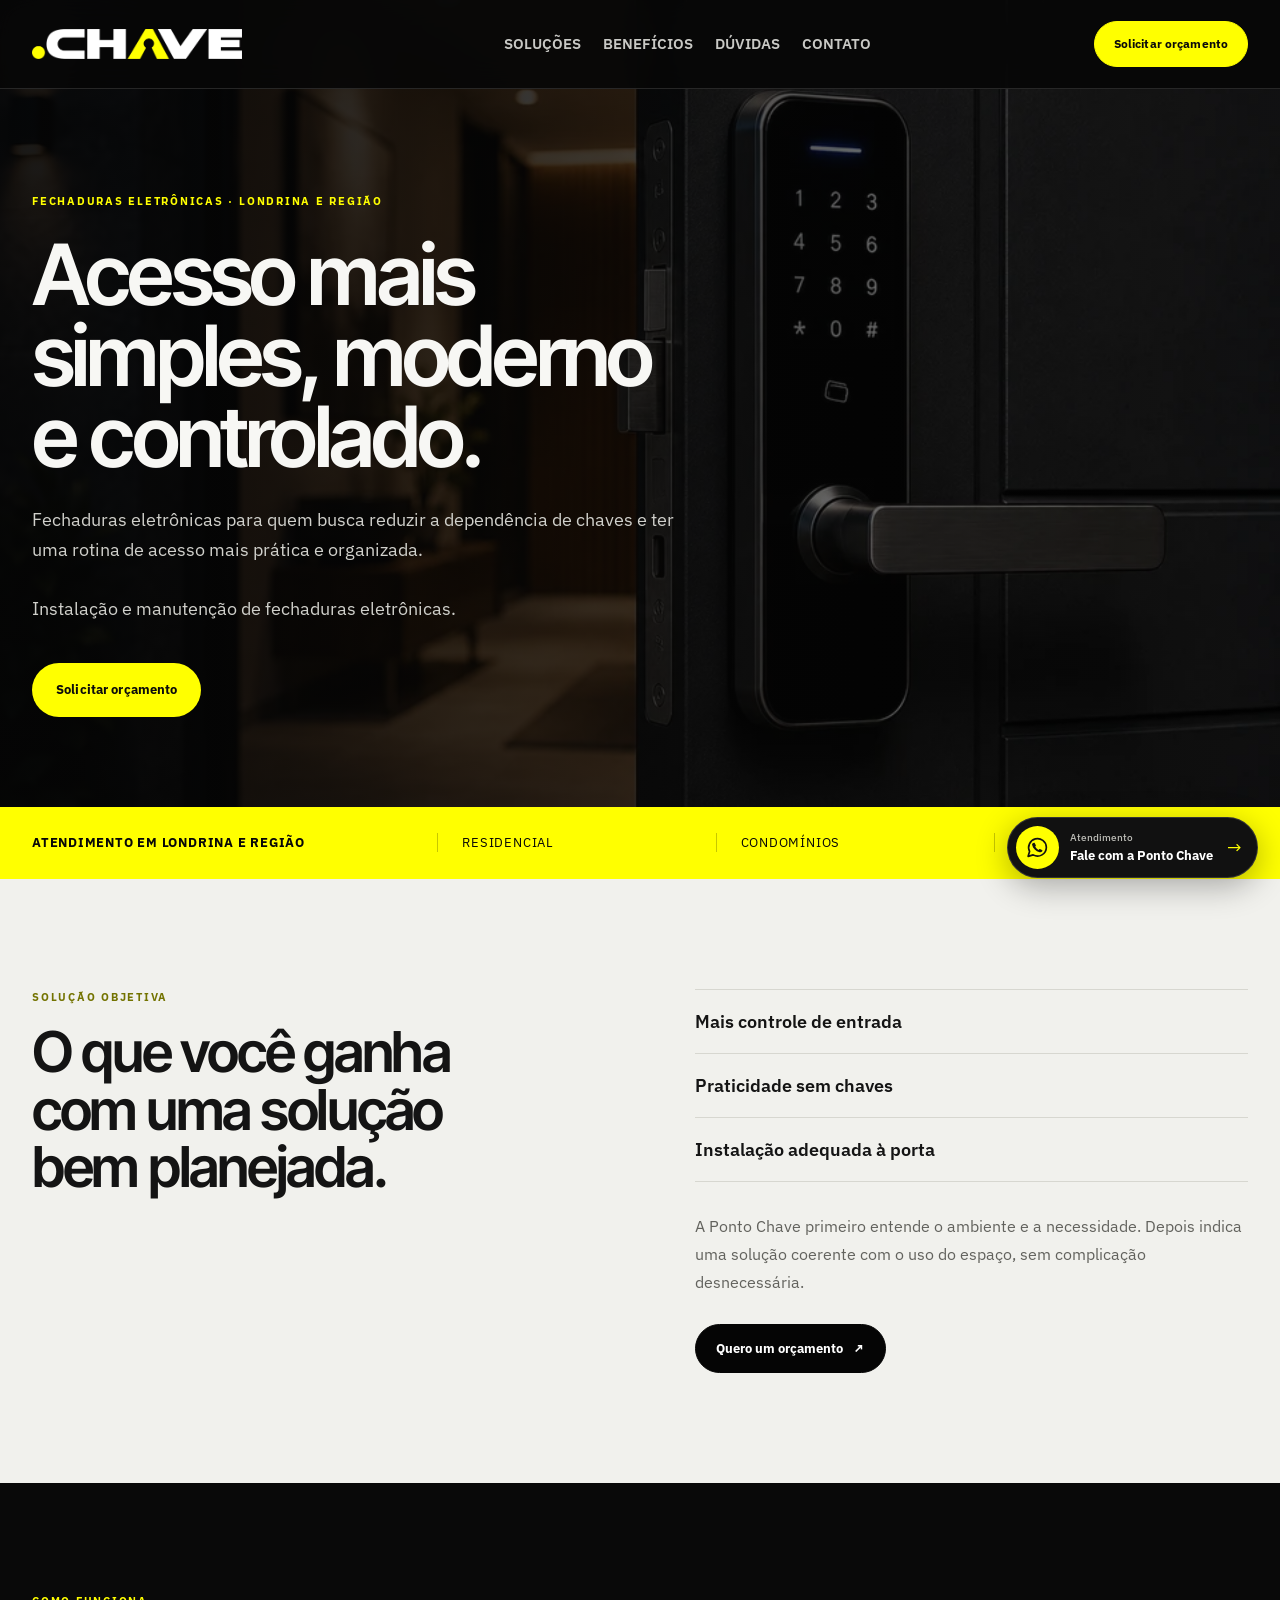
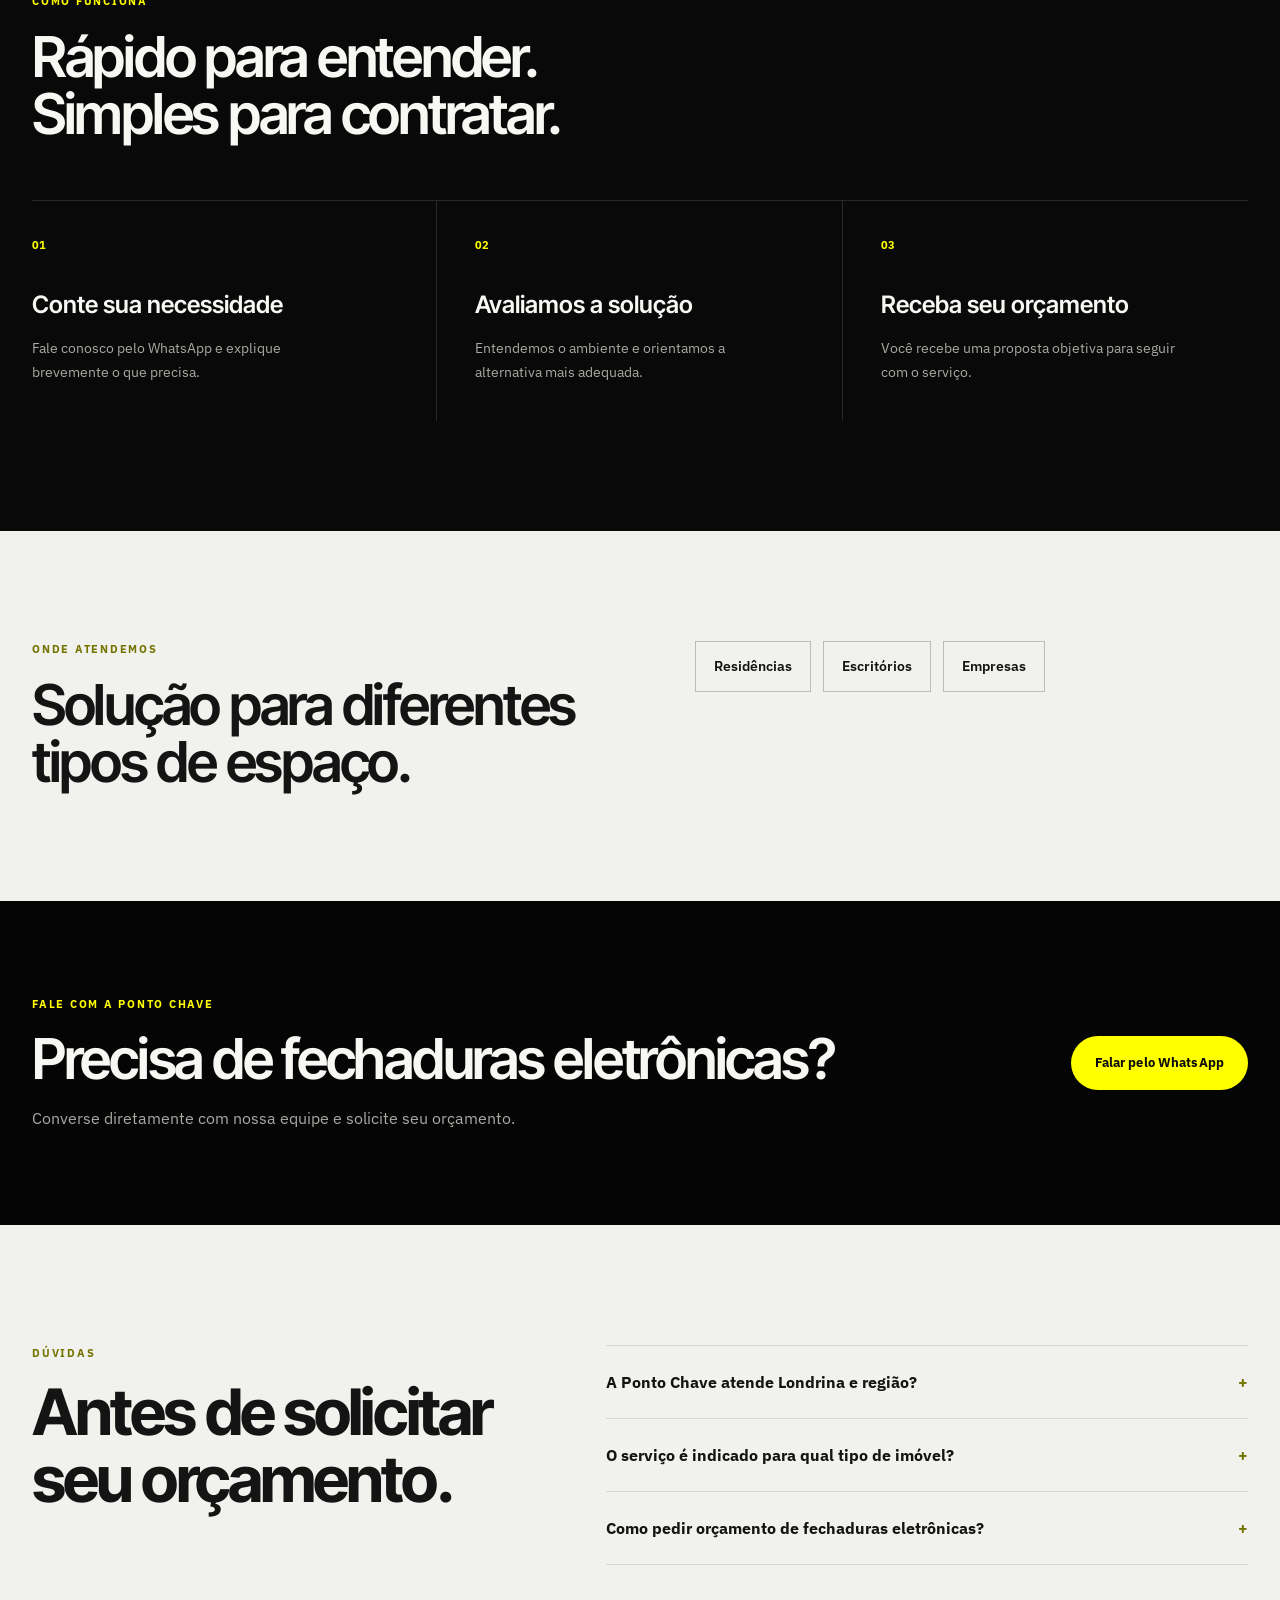
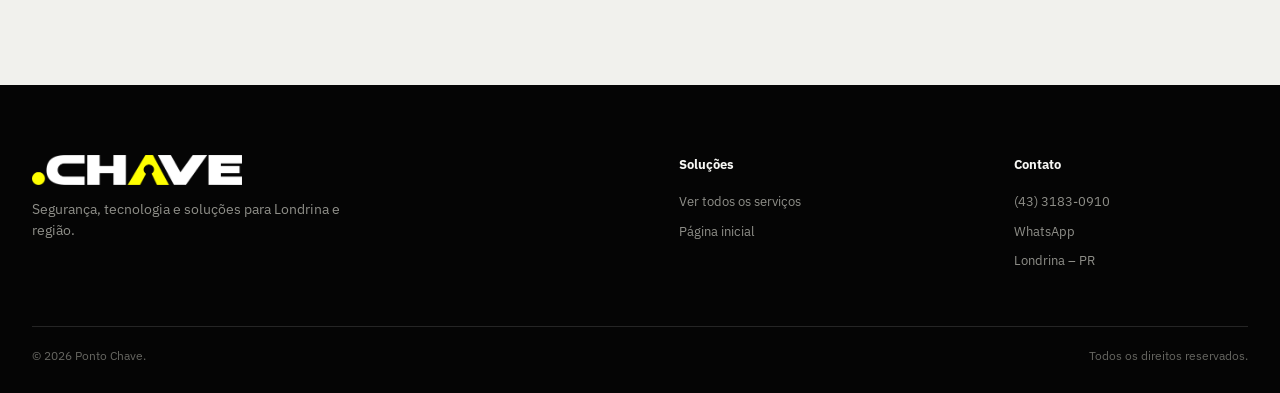
<file: fechaduras-digitais.html>
<!doctype html>
<html lang="pt-BR"><head>
  <!-- Google Tag Manager -->
  <script>(function(w,d,s,l,i){w[l]=w[l]||[];w[l].push({'gtm.start':
  new Date().getTime(),event:'gtm.js'});var f=d.getElementsByTagName(s)[0],
  j=d.createElement(s),dl=l!='dataLayer'?'&l='+l:'';j.async=true;j.src=
  'https://www.googletagmanager.com/gtm.js?id='+i+dl;f.parentNode.insertBefore(j,f);
  })(window,document,'script','dataLayer','GTM-KTL3K98G');</script>
  <!-- End Google Tag Manager -->
<meta charset="utf-8"><meta name="viewport" content="width=device-width,initial-scale=1">
<title>Fechadura Eletrônica em Londrina | Ponto Chave</title><meta name="description" content="Instalação de fechaduras eletrônicas em Londrina e região. Controle de entrada com mais praticidade para residências e empresas."><meta name="robots" content="index,follow,max-image-preview:large"><meta name="theme-color" content="#070707">
<link rel="canonical" href="https://rocha-alx.github.io/pontochavelondrina/fechaduras-digitais.html"><meta property="og:type" content="website"><meta property="og:locale" content="pt_BR"><meta property="og:title" content="Fechadura Eletrônica em Londrina | Ponto Chave"><meta property="og:description" content="Instalação de fechaduras eletrônicas em Londrina e região. Controle de entrada com mais praticidade para residências e empresas."><meta property="og:url" content="https://rocha-alx.github.io/pontochavelondrina/fechaduras-digitais.html"><meta property="og:image" content="https://rocha-alx.github.io/pontochavelondrina/assets/solucao-fechaduras.png">
<link rel="stylesheet" href="styles.css">
<script type="application/ld+json">{"@context":"https://schema.org","@type":"Service","name":"Fechaduras eletrônicas","provider":{"@type":"LocalBusiness","name":"Ponto Chave","telephone":"+55 43 3183-0910","url":"https://rocha-alx.github.io/pontochavelondrina/"},"areaServed":{"@type":"City","name":"Londrina"},"description":"Instalação de fechaduras eletrônicas em Londrina e região. Controle de entrada com mais praticidade para residências e empresas."}</script>
</head><body class="landing-page">
<!-- Google Tag Manager (noscript) -->
<noscript><iframe src="https://www.googletagmanager.com/ns.html?id=GTM-KTL3K98G"
height="0" width="0" style="display:none;visibility:hidden"></iframe></noscript>
<!-- End Google Tag Manager (noscript) -->
<header class="site-header"><div class="container nav-wrap"><a class="brand" href="index.html" aria-label="Ponto Chave - início"><picture class="responsive-picture"><source media="(max-width: 980px)" srcset="assets/logo-ponto-chave-mobile.webp"><img src="assets/logo-ponto-chave.png" alt="Ponto Chave" width="2048" height="294"></picture></a><button class="menu-toggle" aria-expanded="false" aria-controls="nav">Menu</button><nav id="nav" class="nav" aria-label="Navegação principal"><a href="index.html#solucoes">SOLUÇÕES</a><a href="#beneficios">BENEFÍCIOS</a><a href="#duvidas">DÚVIDAS</a><a href="#contato">CONTATO</a></nav><a class="header-cta-btn" href="https://wa.me/554331830910?text=Ol%C3%A1%21%20Vim%20pela%20p%C3%A1gina%20de%20Fechaduras%20digitais%20e%20gostaria%20de%20solicitar%20um%20or%C3%A7amento." target="_blank" rel="noopener">Solicitar orçamento</a></div></header>
<main>
<section class="lp-hero"><div class="lp-hero-media"><picture class="responsive-picture"><source media="(max-width: 980px)" srcset="assets/solucao-fechaduras-mobile.webp"><img src="assets/solucao-fechaduras.png" alt="Fechaduras eletrônicas em Londrina"></picture></div><div class="lp-hero-overlay"></div><div class="container lp-hero-grid"><div><p class="eyebrow">Fechaduras eletrônicas · Londrina e região</p><h1>Acesso mais simples, moderno e controlado.</h1><p>Fechaduras eletrônicas para quem busca reduzir a dependência de chaves e ter uma rotina de acesso mais prática e organizada.</p><p>Instalação e manutenção de fechaduras eletrônicas.</p><div class="hero-actions"><a class="btn btn-primary" href="https://wa.me/554331830910?text=Ol%C3%A1%21%20Vim%20pela%20p%C3%A1gina%20de%20Fechaduras%20digitais%20e%20gostaria%20de%20solicitar%20um%20or%C3%A7amento." target="_blank" rel="noopener">Solicitar orçamento</a></div></div></div></section>
<section class="lp-trust"><div class="container lp-trust-grid"><strong>Atendimento em Londrina e região</strong><span>Residencial</span><span>Condomínios</span><span>Empresas</span></div></section>
<section class="lp-benefits section-light" id="beneficios"><div class="container lp-two"><div><p class="eyebrow">Solução objetiva</p><h2>O que você ganha com uma solução bem planejada.</h2></div><div><ul><li>Mais controle de entrada</li><li>Praticidade sem chaves</li><li>Instalação adequada à porta</li></ul><p>A Ponto Chave primeiro entende o ambiente e a necessidade. Depois indica uma solução coerente com o uso do espaço, sem complicação desnecessária.</p><a class="lp-inline-cta" href="https://wa.me/554331830910?text=Ol%C3%A1%21%20Vim%20pela%20p%C3%A1gina%20de%20Fechaduras%20digitais%20e%20gostaria%20de%20solicitar%20um%20or%C3%A7amento." target="_blank" rel="noopener">Quero um orçamento <span>↗</span></a></div></div></section>
<section class="lp-process"><div class="container"><p class="eyebrow">Como funciona</p><h2>Rápido para entender. Simples para contratar.</h2><div class="lp-steps"><article><span>01</span><h3>Conte sua necessidade</h3><p>Fale conosco pelo WhatsApp e explique brevemente o que precisa.</p></article><article><span>02</span><h3>Avaliamos a solução</h3><p>Entendemos o ambiente e orientamos a alternativa mais adequada.</p></article><article><span>03</span><h3>Receba seu orçamento</h3><p>Você recebe uma proposta objetiva para seguir com o serviço.</p></article></div></div></section>
<section class="lp-audience section-light"><div class="container lp-two"><div><p class="eyebrow">Onde atendemos</p><h2>Solução para diferentes tipos de espaço.</h2></div><div class="lp-tags"><span>Residências</span><span>Escritórios</span><span>Empresas</span></div></div></section>
<section class="lp-cta" id="contato"><div class="container lp-cta-grid"><div><p class="eyebrow">Fale com a Ponto Chave</p><h2>Precisa de fechaduras eletrônicas?</h2><p>Converse diretamente com nossa equipe e solicite seu orçamento.</p></div><a class="btn btn-primary" href="https://wa.me/554331830910?text=Ol%C3%A1%21%20Vim%20pela%20p%C3%A1gina%20de%20Fechaduras%20digitais%20e%20gostaria%20de%20solicitar%20um%20or%C3%A7amento." target="_blank" rel="noopener">Falar pelo WhatsApp</a></div></section>
<section class="faq section-light" id="duvidas"><div class="container faq-grid"><div><p class="eyebrow">Dúvidas</p><h2>Antes de solicitar seu orçamento.</h2></div><div class="faq-list"><details><summary>A Ponto Chave atende Londrina e região?</summary><p>Sim. O atendimento é realizado em Londrina e região, conforme o tipo e a localização do serviço.</p></details><details><summary>O serviço é indicado para qual tipo de imóvel?</summary><p>Atendemos residências, condomínios e empresas. A solução é definida conforme as características e a necessidade de cada ambiente.</p></details><details><summary>Como pedir orçamento de fechaduras eletrônicas?</summary><p>Chame a Ponto Chave pelo WhatsApp, conte brevemente o que precisa e nossa equipe orientará os próximos passos.</p></details></div></div></section>
</main>
<footer><div class="container footer-grid"><div class="footer-brand"><picture class="responsive-picture"><source media="(max-width: 980px)" srcset="assets/logo-ponto-chave-mobile.webp"><img src="assets/logo-ponto-chave.png" alt="Ponto Chave"></picture><p>Segurança, tecnologia e soluções para Londrina e região.</p></div><div class="footer-col"><b>Soluções</b><a href="index.html#solucoes">Ver todos os serviços</a><a href="index.html">Página inicial</a></div><div class="footer-col"><b>Contato</b><a href="tel:+554331830910">(43) 3183-0910</a><a href="https://wa.me/554331830910?text=Ol%C3%A1%21%20Vim%20pela%20p%C3%A1gina%20de%20Fechaduras%20digitais%20e%20gostaria%20de%20solicitar%20um%20or%C3%A7amento." target="_blank" rel="noopener">WhatsApp</a><span>Londrina – PR</span></div></div><div class="container footer-bottom"><span>© <span id="year"></span> Ponto Chave.</span><span>Todos os direitos reservados.</span></div></footer>
<a class="floating-whatsapp" href="https://wa.me/554331830910?text=Ol%C3%A1%21%20Vim%20pela%20p%C3%A1gina%20de%20Fechaduras%20digitais%20e%20gostaria%20de%20solicitar%20um%20or%C3%A7amento." target="_blank" rel="noopener" aria-label="Solicitar orçamento pelo WhatsApp"><span class="pc-wa-icon"><svg viewBox="0 0 24 24" width="25" height="25" aria-hidden="true" fill="none" stroke="currentColor" stroke-width="1.6" stroke-linecap="round" stroke-linejoin="round"><path d="M20.5 11.7a8.5 8.5 0 0 1-12.7 7.4L3 20.5l1.4-4.7A8.5 8.5 0 1 1 20.5 11.7Z"/><path d="M8.2 7.6c.4-.4 1-.3 1.2.2l1 2c.2.4-.2.8-.6 1.2.7 1.5 1.8 2.6 3.3 3.3.4-.4.8-1 1.2-.8l2 1c.5.2.6.8.3 1.2-.6.9-1.6 1.1-2.5.9-3.8-.9-6.4-3.5-7.3-7.2-.2-.8.3-1.5 1.4-1.8Z" fill="currentColor" stroke="none"/></svg></span><span class="pc-wa-copy"><span>Atendimento</span><strong>Fale com a Ponto Chave</strong></span><span class="pc-wa-arrow" aria-hidden="true">→</span></a><script src="script.js"></script></body></html>
</file>
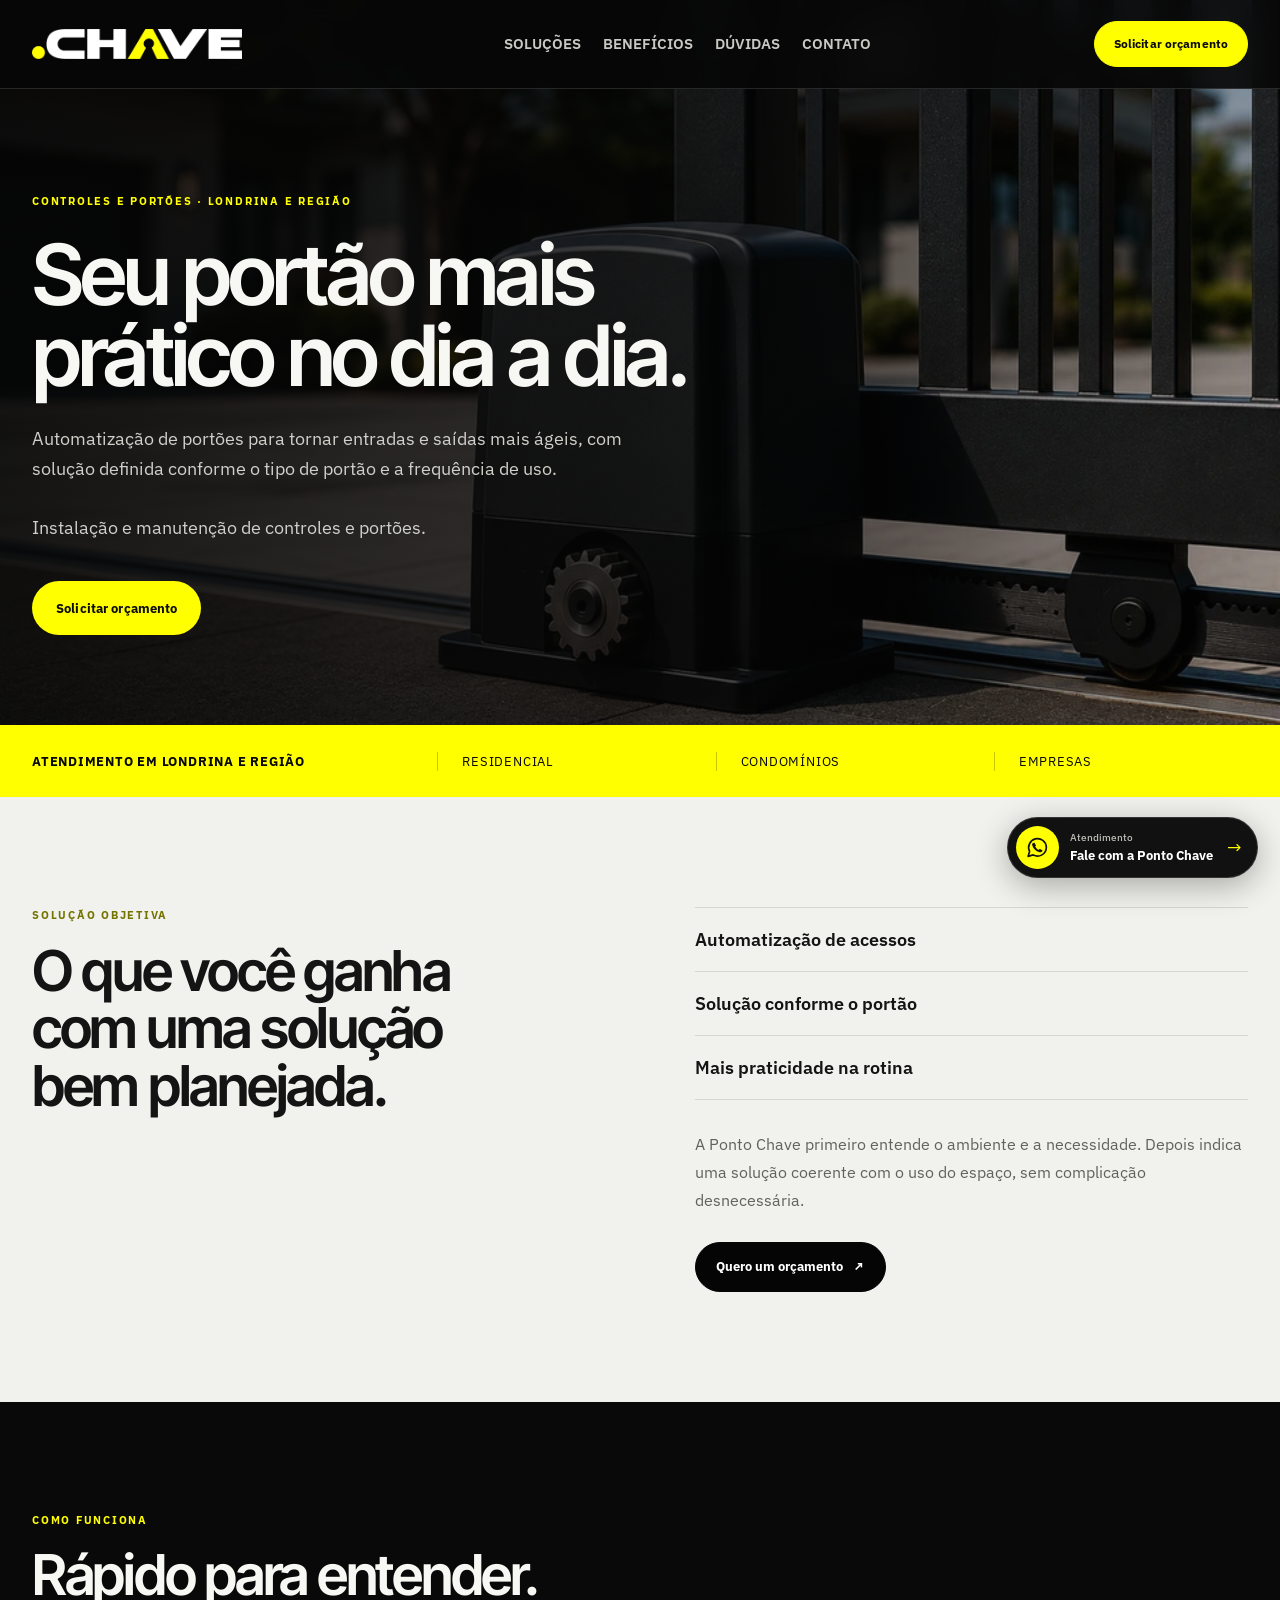
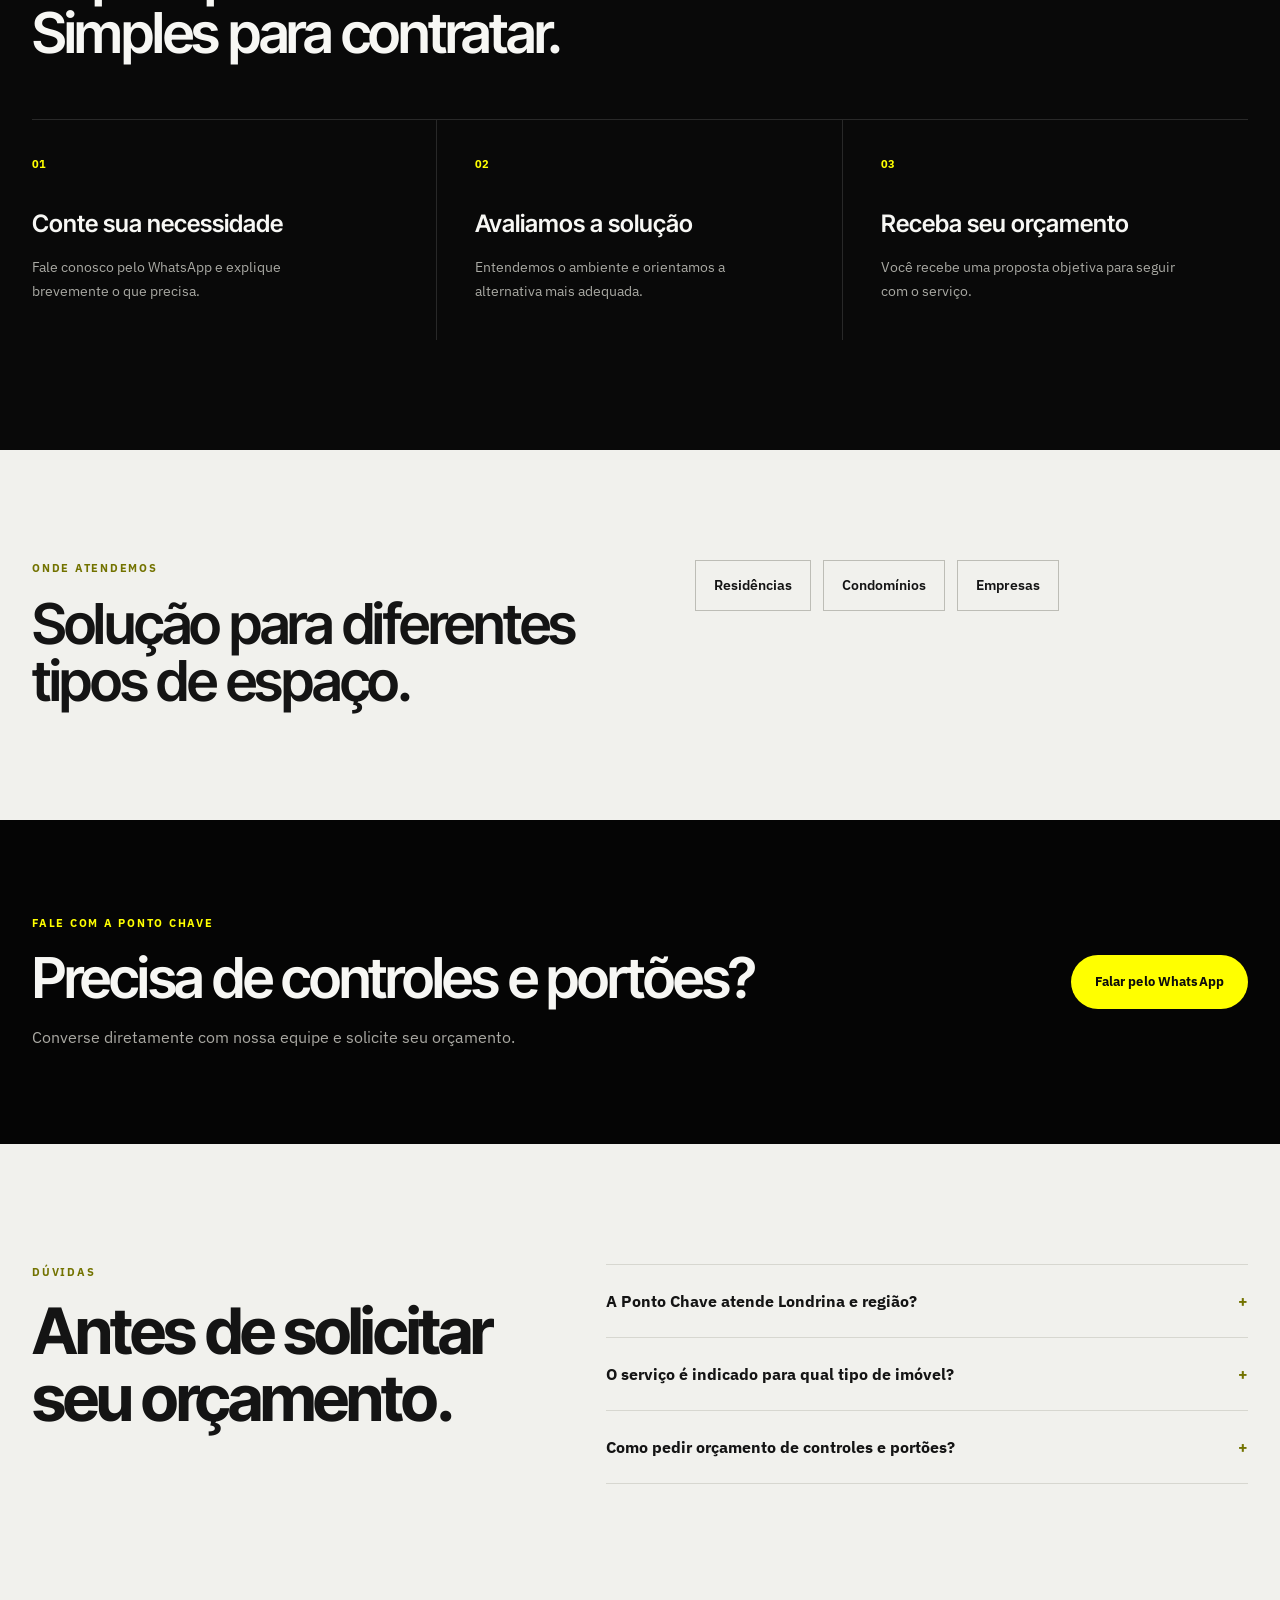
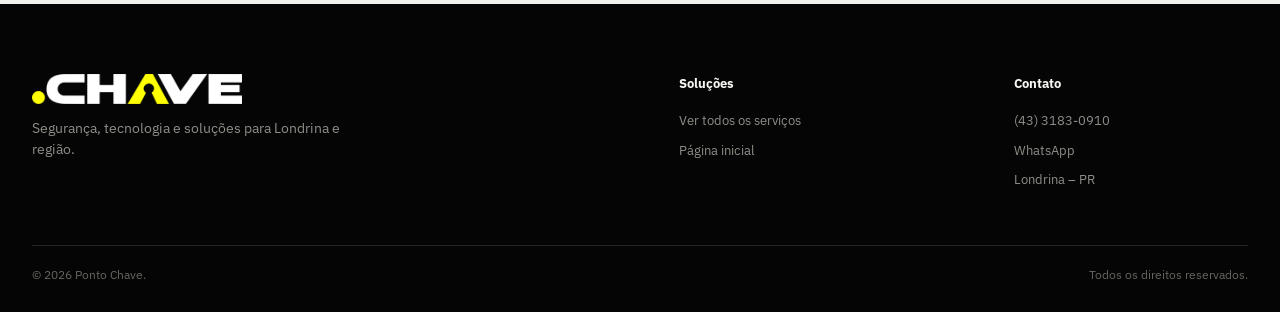
<file: motores-de-portao.html>
<!doctype html>
<html lang="pt-BR"><head>
  <!-- Google Tag Manager -->
  <script>(function(w,d,s,l,i){w[l]=w[l]||[];w[l].push({'gtm.start':
  new Date().getTime(),event:'gtm.js'});var f=d.getElementsByTagName(s)[0],
  j=d.createElement(s),dl=l!='dataLayer'?'&l='+l:'';j.async=true;j.src=
  'https://www.googletagmanager.com/gtm.js?id='+i+dl;f.parentNode.insertBefore(j,f);
  })(window,document,'script','dataLayer','GTM-KTL3K98G');</script>
  <!-- End Google Tag Manager -->
<meta charset="utf-8"><meta name="viewport" content="width=device-width,initial-scale=1">
<title>Controles e Portões em Londrina | Ponto Chave</title><meta name="description" content="Instalação e soluções para controles e portões em Londrina e região. Mais praticidade e segurança para acessos residenciais e comerciais."><meta name="robots" content="index,follow,max-image-preview:large"><meta name="theme-color" content="#070707">
<link rel="canonical" href="https://rocha-alx.github.io/pontochavelondrina/motores-de-portao.html"><meta property="og:type" content="website"><meta property="og:locale" content="pt_BR"><meta property="og:title" content="Controles e Portões em Londrina | Ponto Chave"><meta property="og:description" content="Instalação e soluções para controles e portões em Londrina e região. Mais praticidade e segurança para acessos residenciais e comerciais."><meta property="og:url" content="https://rocha-alx.github.io/pontochavelondrina/motores-de-portao.html"><meta property="og:image" content="https://rocha-alx.github.io/pontochavelondrina/assets/solucao-portao.png">
<link rel="stylesheet" href="styles.css">
<script type="application/ld+json">{"@context":"https://schema.org","@type":"Service","name":"Controles e portões","provider":{"@type":"LocalBusiness","name":"Ponto Chave","telephone":"+55 43 3183-0910","url":"https://rocha-alx.github.io/pontochavelondrina/"},"areaServed":{"@type":"City","name":"Londrina"},"description":"Instalação e soluções para controles e portões em Londrina e região. Mais praticidade e segurança para acessos residenciais e comerciais."}</script>
</head><body class="landing-page">
<!-- Google Tag Manager (noscript) -->
<noscript><iframe src="https://www.googletagmanager.com/ns.html?id=GTM-KTL3K98G"
height="0" width="0" style="display:none;visibility:hidden"></iframe></noscript>
<!-- End Google Tag Manager (noscript) -->
<header class="site-header"><div class="container nav-wrap"><a class="brand" href="index.html" aria-label="Ponto Chave - início"><picture class="responsive-picture"><source media="(max-width: 980px)" srcset="assets/logo-ponto-chave-mobile.webp"><img src="assets/logo-ponto-chave.png" alt="Ponto Chave" width="2048" height="294"></picture></a><button class="menu-toggle" aria-expanded="false" aria-controls="nav">Menu</button><nav id="nav" class="nav" aria-label="Navegação principal"><a href="index.html#solucoes">SOLUÇÕES</a><a href="#beneficios">BENEFÍCIOS</a><a href="#duvidas">DÚVIDAS</a><a href="#contato">CONTATO</a></nav><a class="header-cta-btn" href="https://wa.me/554331830910?text=Ol%C3%A1%21%20Vim%20pela%20p%C3%A1gina%20de%20Motores%20de%20port%C3%A3o%20e%20gostaria%20de%20solicitar%20um%20or%C3%A7amento." target="_blank" rel="noopener">Solicitar orçamento</a></div></header>
<main>
<section class="lp-hero"><div class="lp-hero-media"><picture class="responsive-picture"><source media="(max-width: 980px)" srcset="assets/solucao-portao-mobile.webp"><img src="assets/solucao-portao.png" alt="Controles e portões em Londrina"></picture></div><div class="lp-hero-overlay"></div><div class="container lp-hero-grid"><div><p class="eyebrow">Controles e portões · Londrina e região</p><h1>Seu portão mais prático no dia a dia.</h1><p>Automatização de portões para tornar entradas e saídas mais ágeis, com solução definida conforme o tipo de portão e a frequência de uso.</p><p>Instalação e manutenção de controles e portões.</p><div class="hero-actions"><a class="btn btn-primary" href="https://wa.me/554331830910?text=Ol%C3%A1%21%20Vim%20pela%20p%C3%A1gina%20de%20Motores%20de%20port%C3%A3o%20e%20gostaria%20de%20solicitar%20um%20or%C3%A7amento." target="_blank" rel="noopener">Solicitar orçamento</a></div></div></div></section>
<section class="lp-trust"><div class="container lp-trust-grid"><strong>Atendimento em Londrina e região</strong><span>Residencial</span><span>Condomínios</span><span>Empresas</span></div></section>
<section class="lp-benefits section-light" id="beneficios"><div class="container lp-two"><div><p class="eyebrow">Solução objetiva</p><h2>O que você ganha com uma solução bem planejada.</h2></div><div><ul><li>Automatização de acessos</li><li>Solução conforme o portão</li><li>Mais praticidade na rotina</li></ul><p>A Ponto Chave primeiro entende o ambiente e a necessidade. Depois indica uma solução coerente com o uso do espaço, sem complicação desnecessária.</p><a class="lp-inline-cta" href="https://wa.me/554331830910?text=Ol%C3%A1%21%20Vim%20pela%20p%C3%A1gina%20de%20Motores%20de%20port%C3%A3o%20e%20gostaria%20de%20solicitar%20um%20or%C3%A7amento." target="_blank" rel="noopener">Quero um orçamento <span>↗</span></a></div></div></section>
<section class="lp-process"><div class="container"><p class="eyebrow">Como funciona</p><h2>Rápido para entender. Simples para contratar.</h2><div class="lp-steps"><article><span>01</span><h3>Conte sua necessidade</h3><p>Fale conosco pelo WhatsApp e explique brevemente o que precisa.</p></article><article><span>02</span><h3>Avaliamos a solução</h3><p>Entendemos o ambiente e orientamos a alternativa mais adequada.</p></article><article><span>03</span><h3>Receba seu orçamento</h3><p>Você recebe uma proposta objetiva para seguir com o serviço.</p></article></div></div></section>
<section class="lp-audience section-light"><div class="container lp-two"><div><p class="eyebrow">Onde atendemos</p><h2>Solução para diferentes tipos de espaço.</h2></div><div class="lp-tags"><span>Residências</span><span>Condomínios</span><span>Empresas</span></div></div></section>
<section class="lp-cta" id="contato"><div class="container lp-cta-grid"><div><p class="eyebrow">Fale com a Ponto Chave</p><h2>Precisa de controles e portões?</h2><p>Converse diretamente com nossa equipe e solicite seu orçamento.</p></div><a class="btn btn-primary" href="https://wa.me/554331830910?text=Ol%C3%A1%21%20Vim%20pela%20p%C3%A1gina%20de%20Motores%20de%20port%C3%A3o%20e%20gostaria%20de%20solicitar%20um%20or%C3%A7amento." target="_blank" rel="noopener">Falar pelo WhatsApp</a></div></section>
<section class="faq section-light" id="duvidas"><div class="container faq-grid"><div><p class="eyebrow">Dúvidas</p><h2>Antes de solicitar seu orçamento.</h2></div><div class="faq-list"><details><summary>A Ponto Chave atende Londrina e região?</summary><p>Sim. O atendimento é realizado em Londrina e região, conforme o tipo e a localização do serviço.</p></details><details><summary>O serviço é indicado para qual tipo de imóvel?</summary><p>Atendemos residências, condomínios e empresas. A solução é definida conforme as características e a necessidade de cada ambiente.</p></details><details><summary>Como pedir orçamento de controles e portões?</summary><p>Chame a Ponto Chave pelo WhatsApp, conte brevemente o que precisa e nossa equipe orientará os próximos passos.</p></details></div></div></section>
</main>
<footer><div class="container footer-grid"><div class="footer-brand"><picture class="responsive-picture"><source media="(max-width: 980px)" srcset="assets/logo-ponto-chave-mobile.webp"><img src="assets/logo-ponto-chave.png" alt="Ponto Chave"></picture><p>Segurança, tecnologia e soluções para Londrina e região.</p></div><div class="footer-col"><b>Soluções</b><a href="index.html#solucoes">Ver todos os serviços</a><a href="index.html">Página inicial</a></div><div class="footer-col"><b>Contato</b><a href="tel:+554331830910">(43) 3183-0910</a><a href="https://wa.me/554331830910?text=Ol%C3%A1%21%20Vim%20pela%20p%C3%A1gina%20de%20Motores%20de%20port%C3%A3o%20e%20gostaria%20de%20solicitar%20um%20or%C3%A7amento." target="_blank" rel="noopener">WhatsApp</a><span>Londrina – PR</span></div></div><div class="container footer-bottom"><span>© <span id="year"></span> Ponto Chave.</span><span>Todos os direitos reservados.</span></div></footer>
<a class="floating-whatsapp" href="https://wa.me/554331830910?text=Ol%C3%A1%21%20Vim%20pela%20p%C3%A1gina%20de%20Motores%20de%20port%C3%A3o%20e%20gostaria%20de%20solicitar%20um%20or%C3%A7amento." target="_blank" rel="noopener" aria-label="Solicitar orçamento pelo WhatsApp"><span class="pc-wa-icon"><svg viewBox="0 0 24 24" width="25" height="25" aria-hidden="true" fill="none" stroke="currentColor" stroke-width="1.6" stroke-linecap="round" stroke-linejoin="round"><path d="M20.5 11.7a8.5 8.5 0 0 1-12.7 7.4L3 20.5l1.4-4.7A8.5 8.5 0 1 1 20.5 11.7Z"/><path d="M8.2 7.6c.4-.4 1-.3 1.2.2l1 2c.2.4-.2.8-.6 1.2.7 1.5 1.8 2.6 3.3 3.3.4-.4.8-1 1.2-.8l2 1c.5.2.6.8.3 1.2-.6.9-1.6 1.1-2.5.9-3.8-.9-6.4-3.5-7.3-7.2-.2-.8.3-1.5 1.4-1.8Z" fill="currentColor" stroke="none"/></svg></span><span class="pc-wa-copy"><span>Atendimento</span><strong>Fale com a Ponto Chave</strong></span><span class="pc-wa-arrow" aria-hidden="true">→</span></a><script src="script.js"></script></body></html>
</file>
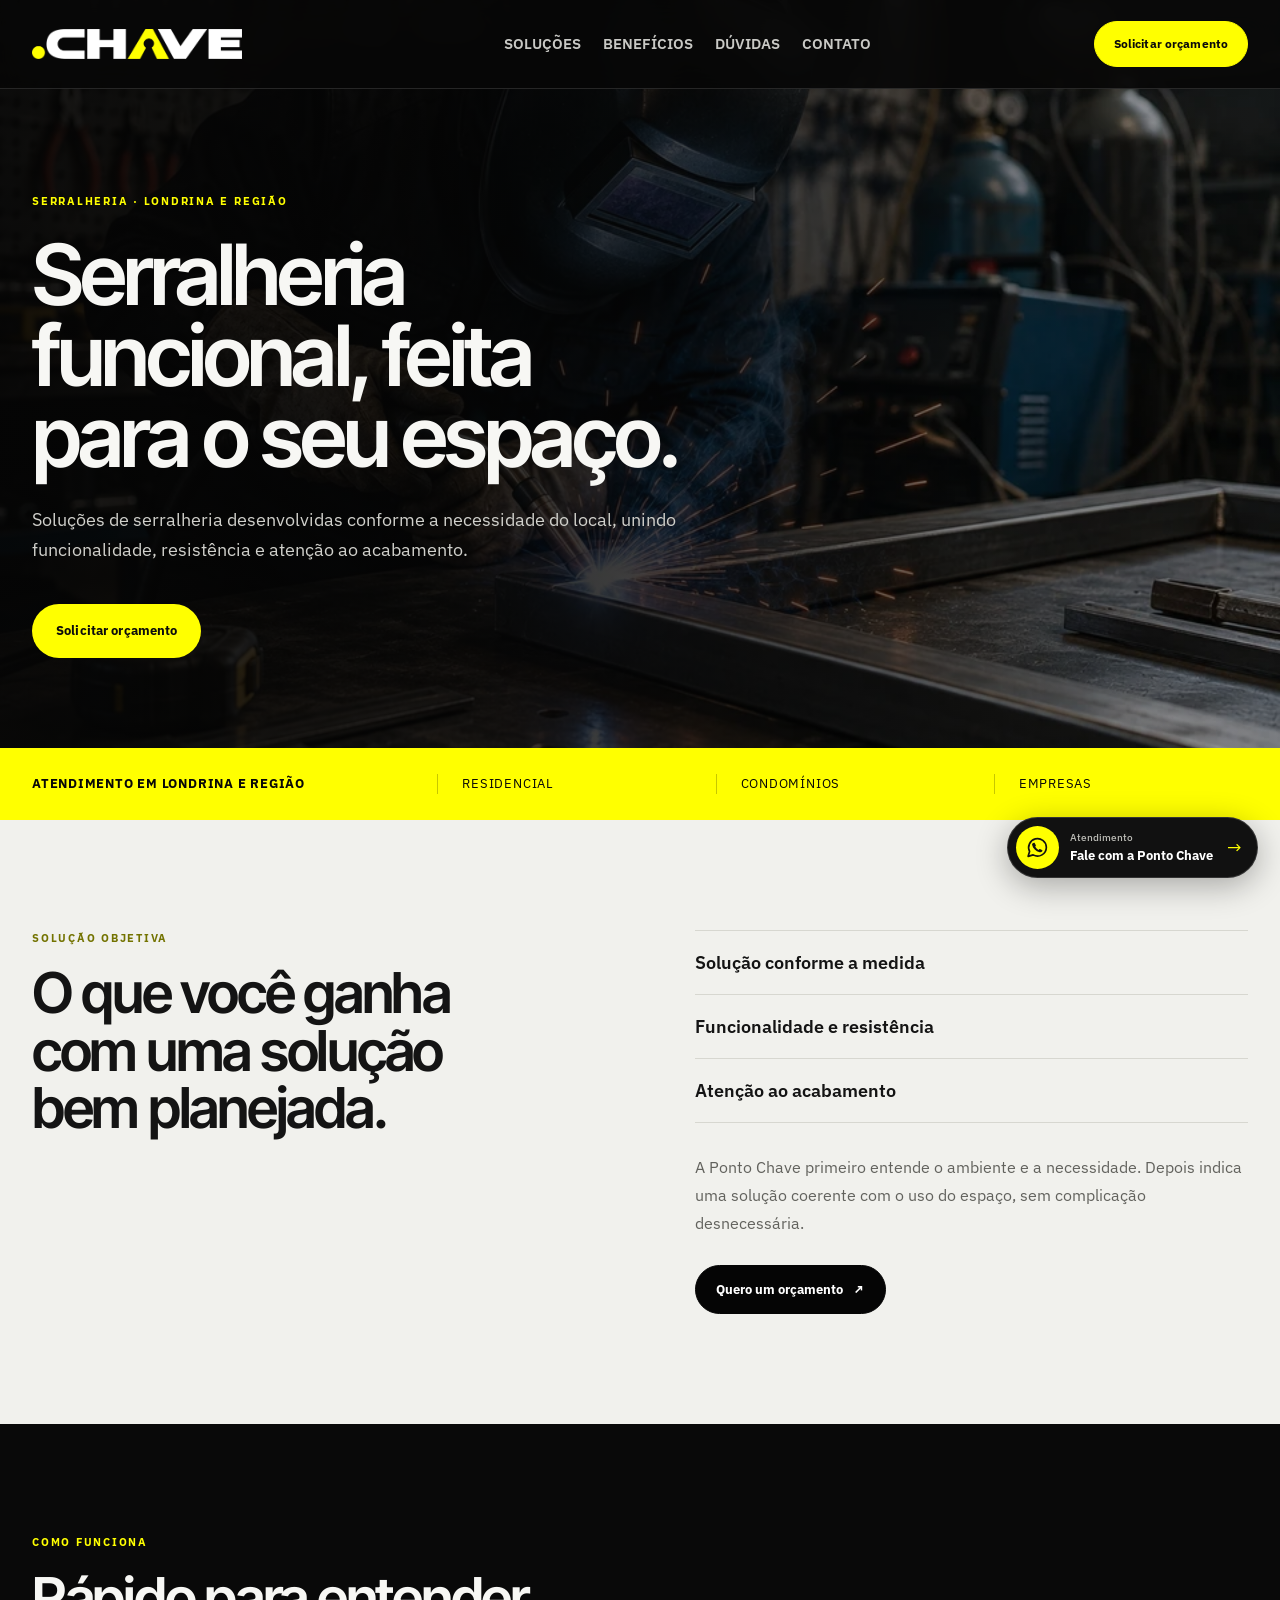
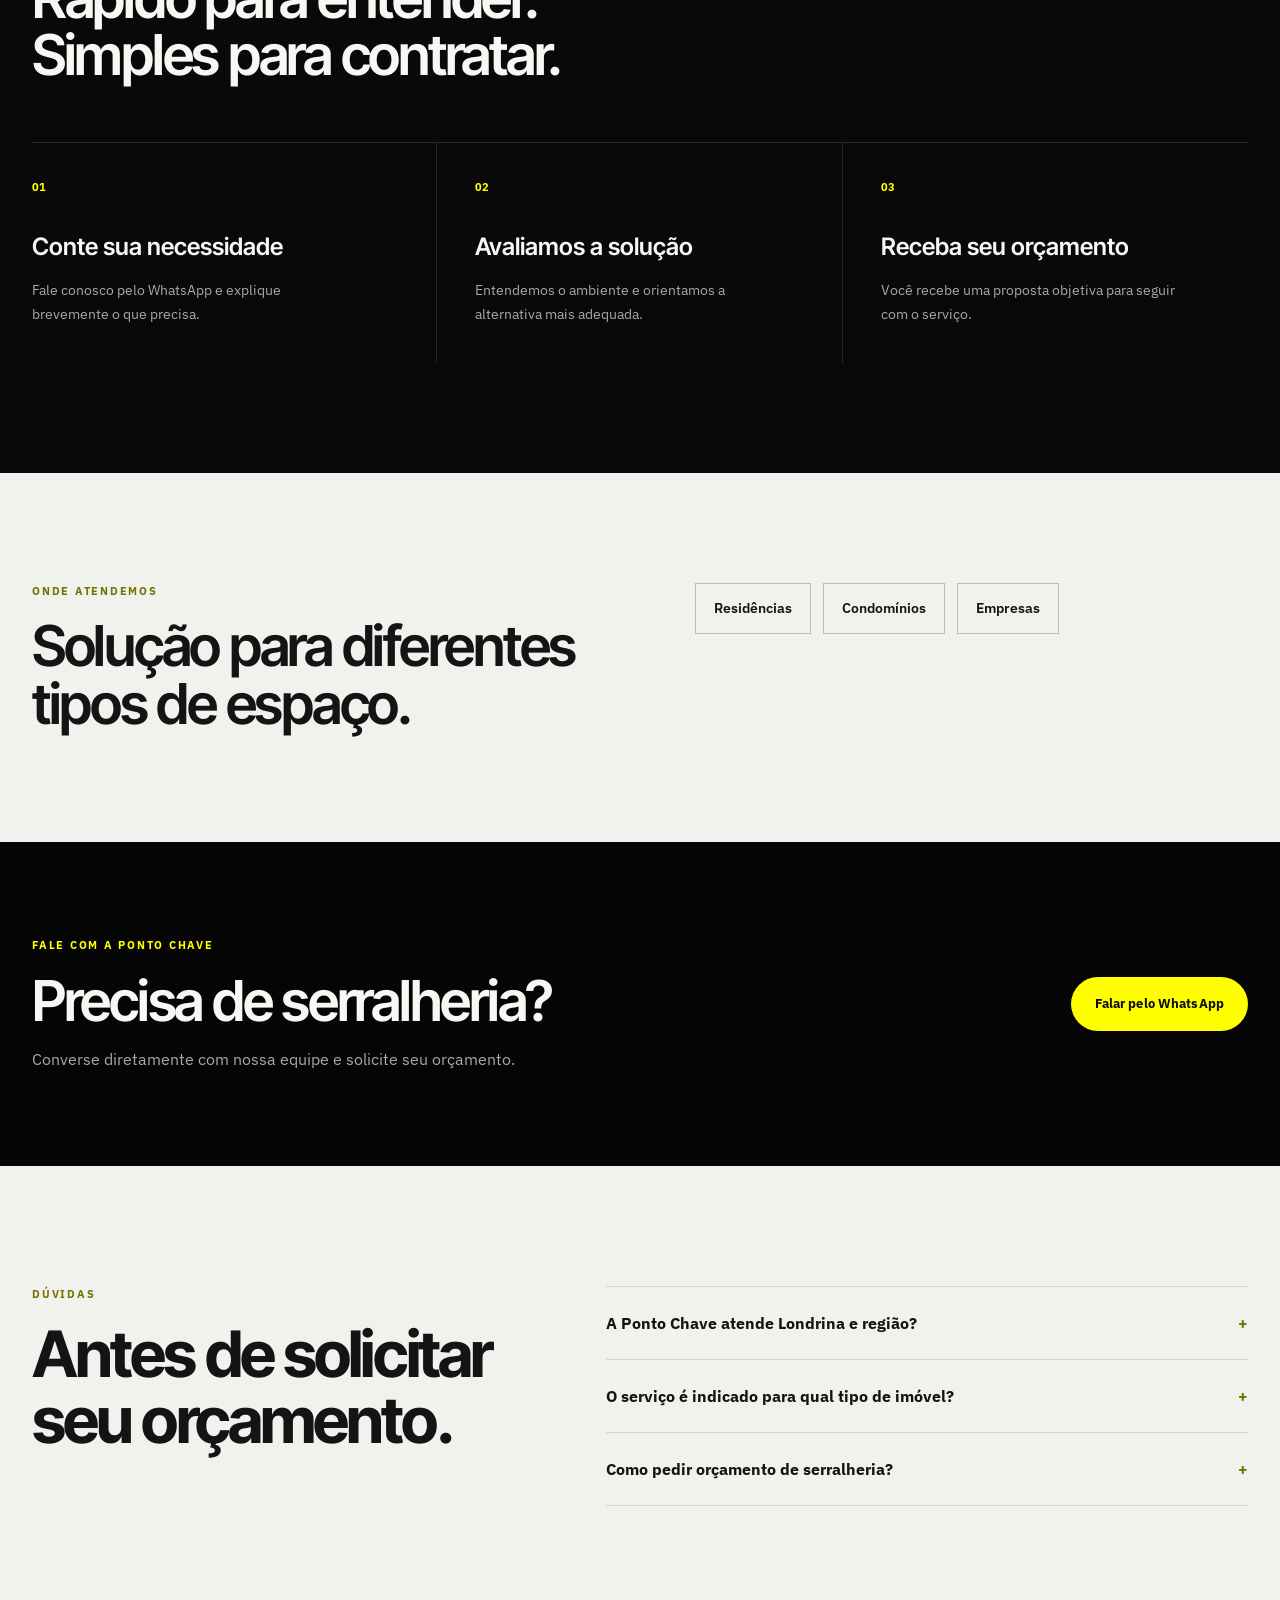
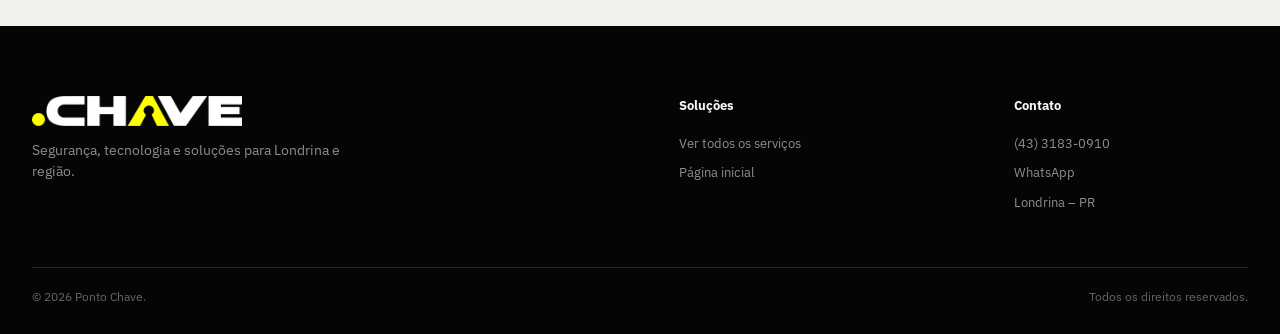
<file: serralheria.html>
<!doctype html>
<html lang="pt-BR"><head>
  <!-- Google Tag Manager -->
  <script>(function(w,d,s,l,i){w[l]=w[l]||[];w[l].push({'gtm.start':
  new Date().getTime(),event:'gtm.js'});var f=d.getElementsByTagName(s)[0],
  j=d.createElement(s),dl=l!='dataLayer'?'&l='+l:'';j.async=true;j.src=
  'https://www.googletagmanager.com/gtm.js?id='+i+dl;f.parentNode.insertBefore(j,f);
  })(window,document,'script','dataLayer','GTM-KTL3K98G');</script>
  <!-- End Google Tag Manager -->
<meta charset="utf-8"><meta name="viewport" content="width=device-width,initial-scale=1">
<title>Serralheria em Londrina | Ponto Chave</title><meta name="description" content="Serviços de serralheria em Londrina e região com soluções funcionais e acabamento para residências, condomínios e empresas."><meta name="robots" content="index,follow,max-image-preview:large"><meta name="theme-color" content="#070707">
<link rel="canonical" href="https://rocha-alx.github.io/pontochavelondrina/serralheria.html"><meta property="og:type" content="website"><meta property="og:locale" content="pt_BR"><meta property="og:title" content="Serralheria em Londrina | Ponto Chave"><meta property="og:description" content="Serviços de serralheria em Londrina e região com soluções funcionais e acabamento para residências, condomínios e empresas."><meta property="og:url" content="https://rocha-alx.github.io/pontochavelondrina/serralheria.html"><meta property="og:image" content="https://rocha-alx.github.io/pontochavelondrina/assets/solucao-serralheria.png">
<link rel="stylesheet" href="styles.css">
<script type="application/ld+json">{"@context":"https://schema.org","@type":"Service","name":"Serralheria","provider":{"@type":"LocalBusiness","name":"Ponto Chave","telephone":"+55 43 3183-0910","url":"https://rocha-alx.github.io/pontochavelondrina/"},"areaServed":{"@type":"City","name":"Londrina"},"description":"Serviços de serralheria em Londrina e região com soluções funcionais e acabamento para residências, condomínios e empresas."}</script>
</head><body class="landing-page">
<!-- Google Tag Manager (noscript) -->
<noscript><iframe src="https://www.googletagmanager.com/ns.html?id=GTM-KTL3K98G"
height="0" width="0" style="display:none;visibility:hidden"></iframe></noscript>
<!-- End Google Tag Manager (noscript) -->
<header class="site-header"><div class="container nav-wrap"><a class="brand" href="index.html" aria-label="Ponto Chave - início"><picture class="responsive-picture"><source media="(max-width: 980px)" srcset="assets/logo-ponto-chave-mobile.webp"><img src="assets/logo-ponto-chave.png" alt="Ponto Chave" width="2048" height="294"></picture></a><button class="menu-toggle" aria-expanded="false" aria-controls="nav">Menu</button><nav id="nav" class="nav" aria-label="Navegação principal"><a href="index.html#solucoes">SOLUÇÕES</a><a href="#beneficios">BENEFÍCIOS</a><a href="#duvidas">DÚVIDAS</a><a href="#contato">CONTATO</a></nav><a class="header-cta-btn" href="https://wa.me/554331830910?text=Ol%C3%A1%21%20Vim%20pela%20p%C3%A1gina%20de%20Serralheria%20e%20gostaria%20de%20solicitar%20um%20or%C3%A7amento." target="_blank" rel="noopener">Solicitar orçamento</a></div></header>
<main>
<section class="lp-hero"><div class="lp-hero-media"><picture class="responsive-picture"><source media="(max-width: 980px)" srcset="assets/solucao-serralheria-mobile.webp"><img src="assets/solucao-serralheria.png" alt="Serralheria em Londrina"></picture></div><div class="lp-hero-overlay"></div><div class="container lp-hero-grid"><div><p class="eyebrow">Serralheria · Londrina e região</p><h1>Serralheria funcional, feita para o seu espaço.</h1><p>Soluções de serralheria desenvolvidas conforme a necessidade do local, unindo funcionalidade, resistência e atenção ao acabamento.</p><div class="hero-actions"><a class="btn btn-primary" href="https://wa.me/554331830910?text=Ol%C3%A1%21%20Vim%20pela%20p%C3%A1gina%20de%20Serralheria%20e%20gostaria%20de%20solicitar%20um%20or%C3%A7amento." target="_blank" rel="noopener">Solicitar orçamento</a></div></div></div></section>
<section class="lp-trust"><div class="container lp-trust-grid"><strong>Atendimento em Londrina e região</strong><span>Residencial</span><span>Condomínios</span><span>Empresas</span></div></section>
<section class="lp-benefits section-light" id="beneficios"><div class="container lp-two"><div><p class="eyebrow">Solução objetiva</p><h2>O que você ganha com uma solução bem planejada.</h2></div><div><ul><li>Solução conforme a medida</li><li>Funcionalidade e resistência</li><li>Atenção ao acabamento</li></ul><p>A Ponto Chave primeiro entende o ambiente e a necessidade. Depois indica uma solução coerente com o uso do espaço, sem complicação desnecessária.</p><a class="lp-inline-cta" href="https://wa.me/554331830910?text=Ol%C3%A1%21%20Vim%20pela%20p%C3%A1gina%20de%20Serralheria%20e%20gostaria%20de%20solicitar%20um%20or%C3%A7amento." target="_blank" rel="noopener">Quero um orçamento <span>↗</span></a></div></div></section>
<section class="lp-process"><div class="container"><p class="eyebrow">Como funciona</p><h2>Rápido para entender. Simples para contratar.</h2><div class="lp-steps"><article><span>01</span><h3>Conte sua necessidade</h3><p>Fale conosco pelo WhatsApp e explique brevemente o que precisa.</p></article><article><span>02</span><h3>Avaliamos a solução</h3><p>Entendemos o ambiente e orientamos a alternativa mais adequada.</p></article><article><span>03</span><h3>Receba seu orçamento</h3><p>Você recebe uma proposta objetiva para seguir com o serviço.</p></article></div></div></section>
<section class="lp-audience section-light"><div class="container lp-two"><div><p class="eyebrow">Onde atendemos</p><h2>Solução para diferentes tipos de espaço.</h2></div><div class="lp-tags"><span>Residências</span><span>Condomínios</span><span>Empresas</span></div></div></section>
<section class="lp-cta" id="contato"><div class="container lp-cta-grid"><div><p class="eyebrow">Fale com a Ponto Chave</p><h2>Precisa de serralheria?</h2><p>Converse diretamente com nossa equipe e solicite seu orçamento.</p></div><a class="btn btn-primary" href="https://wa.me/554331830910?text=Ol%C3%A1%21%20Vim%20pela%20p%C3%A1gina%20de%20Serralheria%20e%20gostaria%20de%20solicitar%20um%20or%C3%A7amento." target="_blank" rel="noopener">Falar pelo WhatsApp</a></div></section>
<section class="faq section-light" id="duvidas"><div class="container faq-grid"><div><p class="eyebrow">Dúvidas</p><h2>Antes de solicitar seu orçamento.</h2></div><div class="faq-list"><details><summary>A Ponto Chave atende Londrina e região?</summary><p>Sim. O atendimento é realizado em Londrina e região, conforme o tipo e a localização do serviço.</p></details><details><summary>O serviço é indicado para qual tipo de imóvel?</summary><p>Atendemos residências, condomínios e empresas. A solução é definida conforme as características e a necessidade de cada ambiente.</p></details><details><summary>Como pedir orçamento de serralheria?</summary><p>Chame a Ponto Chave pelo WhatsApp, conte brevemente o que precisa e nossa equipe orientará os próximos passos.</p></details></div></div></section>
</main>
<footer><div class="container footer-grid"><div class="footer-brand"><picture class="responsive-picture"><source media="(max-width: 980px)" srcset="assets/logo-ponto-chave-mobile.webp"><img src="assets/logo-ponto-chave.png" alt="Ponto Chave"></picture><p>Segurança, tecnologia e soluções para Londrina e região.</p></div><div class="footer-col"><b>Soluções</b><a href="index.html#solucoes">Ver todos os serviços</a><a href="index.html">Página inicial</a></div><div class="footer-col"><b>Contato</b><a href="tel:+554331830910">(43) 3183-0910</a><a href="https://wa.me/554331830910?text=Ol%C3%A1%21%20Vim%20pela%20p%C3%A1gina%20de%20Serralheria%20e%20gostaria%20de%20solicitar%20um%20or%C3%A7amento." target="_blank" rel="noopener">WhatsApp</a><span>Londrina – PR</span></div></div><div class="container footer-bottom"><span>© <span id="year"></span> Ponto Chave.</span><span>Todos os direitos reservados.</span></div></footer>
<a class="floating-whatsapp" href="https://wa.me/554331830910?text=Ol%C3%A1%21%20Vim%20pela%20p%C3%A1gina%20de%20Serralheria%20e%20gostaria%20de%20solicitar%20um%20or%C3%A7amento." target="_blank" rel="noopener" aria-label="Solicitar orçamento pelo WhatsApp"><span class="pc-wa-icon"><svg viewBox="0 0 24 24" width="25" height="25" aria-hidden="true" fill="none" stroke="currentColor" stroke-width="1.6" stroke-linecap="round" stroke-linejoin="round"><path d="M20.5 11.7a8.5 8.5 0 0 1-12.7 7.4L3 20.5l1.4-4.7A8.5 8.5 0 1 1 20.5 11.7Z"/><path d="M8.2 7.6c.4-.4 1-.3 1.2.2l1 2c.2.4-.2.8-.6 1.2.7 1.5 1.8 2.6 3.3 3.3.4-.4.8-1 1.2-.8l2 1c.5.2.6.8.3 1.2-.6.9-1.6 1.1-2.5.9-3.8-.9-6.4-3.5-7.3-7.2-.2-.8.3-1.5 1.4-1.8Z" fill="currentColor" stroke="none"/></svg></span><span class="pc-wa-copy"><span>Atendimento</span><strong>Fale com a Ponto Chave</strong></span><span class="pc-wa-arrow" aria-hidden="true">→</span></a><script src="script.js"></script></body></html>
</file>
<file: styles.css>
@import url('https://fonts.googleapis.com/css2?family=IBM+Plex+Sans:wght@400;500;600;700&family=Inter+Tight:wght@200;500;600;700;800&display=swap');

:root{
  --black:#070707;
  --black-2:#0d0d0d;
  --white:#f7f7f4;
  --paper:#f1f1ed;
  --ink:#141414;
  --muted:#73736d;
  --line:#d7d7d0;
  --dark-line:rgba(255,255,255,.13);
  --yellow:#ffff00;
  --max:1220px;
}

*{box-sizing:border-box}
html{scroll-behavior:smooth}
body{
  margin:0;
  background:var(--black);
  color:var(--white);
  font-family:'IBM Plex Sans',system-ui,-apple-system,BlinkMacSystemFont,'Segoe UI',sans-serif;
  line-height:1.5;
  -webkit-font-smoothing:antialiased;
}


/* Tipografia — identidade mais editorial e menos genérica */
h1,h2,h3,h4,h5,h6,
.hero h1,
.intro h2,
.section-title-row h2,
.projects-top h2,
.faq h2,
.contact-strip h2,
.dark-heading h2,
.solutions-head h2,
.solution-copy h3{
  font-family:'Inter Tight','IBM Plex Sans',system-ui,sans-serif;
  font-optical-sizing:auto;
  text-wrap:balance;
}
.nav a,
.header-cta-btn,
.btn,
.text-link,
.eyebrow,
.hero-topline,
.solution-meta,
.solution-tab,
.solution-link{
  font-family:'IBM Plex Sans',system-ui,sans-serif;
}

a{color:inherit;text-decoration:none}
img{display:block;max-width:100%}
button{font:inherit}
.container{width:min(var(--max),calc(100% - 64px));margin:auto}
.skip-link{position:fixed;left:-1000px;top:10px;background:#fff;color:#000;padding:10px;z-index:9999}
.skip-link:focus{left:10px}

.site-header{
  position:fixed;
  inset:0 0 auto 0;
  z-index:1000;
  background:rgba(7,7,7,.91);
  backdrop-filter:blur(15px);
  border-bottom:1px solid var(--dark-line);
}
.nav-wrap{
  height:88px;
  display:grid;
  grid-template-columns:250px 1fr auto;
  align-items:center;
  gap:36px;
}
.brand{width:210px}
.brand img{width:100%;height:auto}
.nav{
  display:flex;
  justify-content:center;
  gap:34px;
}
.nav a{
  color:#c9c9c5;
  font-size:15px;
  font-weight:600;
}
.nav a:hover{color:#fff}
.header-link{
  color:#fff;
  font-size:13px;
  font-weight:700;
  display:flex;
  gap:10px;
  align-items:center;
}
.header-link span{color:var(--yellow)}
.menu-toggle{display:none}

.hero{
  position:relative;
  min-height:780px;
  padding:88px 0 0;
  background:var(--black);
  overflow:hidden;
}
.hero-video{
  position:absolute;inset:0;width:100%;height:100%;object-fit:cover;object-position:center;z-index:0;
}
.hero-overlay{
  position:absolute;inset:0;z-index:1;background:linear-gradient(90deg,rgba(5,5,5,.82) 0%,rgba(5,5,5,.62) 48%,rgba(5,5,5,.38) 100%);pointer-events:none;
}
.hero::after{
  content:"";
  position:absolute;
  width:420px;
  height:420px;
  border-radius:50%;
  border:1px solid rgba(255,255,0,.18);
  right:-130px;
  top:170px;
  box-shadow:0 0 0 80px rgba(255,255,0,.02),0 0 0 160px rgba(255,255,0,.015);
}
.hero-grid{
  position:relative;
  z-index:2;
  min-height:690px;
  display:grid;
  grid-template-columns:minmax(0,1.55fr) .45fr;
  gap:90px;
  align-items:center;
}
.hero-main{max-width:850px}
.hero-topline{
  display:flex;
  gap:24px;
  color:#b9b9b4;
  font-size:12px;
  text-transform:uppercase;
  letter-spacing:.15em;
  margin-bottom:34px;
}
.hero-topline span{display:flex;align-items:center;gap:12px}
.hero-topline span:not(:last-child)::after{
  content:"";
  width:16px;
  height:1px;
  background:var(--yellow);
}
.hero h1{
  margin:0;
  max-width:950px;
  font-size:clamp(58px,7.4vw,102px);
  line-height:.97;
  letter-spacing:-.035em;
  font-weight:700;
}
.hero h1 em{
  color:var(--yellow);
  font-style:normal;
}
.hero-lead{
  max-width:650px;
  margin:32px 0 0;
  color:#bdbdb7;
  font-size:19px;
  line-height:1.75;
}
.hero-actions{
  display:flex;
  align-items:center;
  gap:28px;
  margin-top:38px;
}
.btn{
  display:inline-flex;
  align-items:center;
  justify-content:center;
  min-height:54px;
  padding:0 24px;
  border-radius:2px;
  font-size:13px;
  font-weight:800;
  letter-spacing:.01em;
}
.btn-primary{
  background:var(--yellow);
  color:#0c0c0c;
}
.btn-primary:hover{background:#ffff66}
.text-link{
  font-size:13px;
  font-weight:700;
  color:#fff;
  display:flex;
  gap:10px;
}
.text-link span{color:var(--yellow)}
.hero-aside{
  align-self:end;
  padding-bottom:92px;
  position:relative;
  z-index:2;
}
.hero-note{
  border-top:1px solid var(--dark-line);
  padding-top:20px;
}
.note-number{
  color:var(--yellow);
  font-size:12px;
  font-weight:800;
}
.hero-note p{
  color:#a9a9a4;
  font-size:14px;
  line-height:1.7;
}
.hero-location{
  margin-top:36px;
  display:flex;
  align-items:center;
  gap:10px;
  color:#deded9;
  font-size:13px;
}
.status-dot{
  width:7px;
  height:7px;
  border-radius:50%;
  background:var(--yellow);
  box-shadow:0 0 0 5px rgba(255,255,0,.11);
}
.hero-rule{
  position:relative;
  z-index:2;
  height:1px;
  background:linear-gradient(90deg,var(--yellow) 0 12%,rgba(255,255,255,.13) 12% 100%);
}

.section-light{
  background:var(--paper);
  color:var(--ink);
}
.intro{padding:120px 0 90px}
.intro-grid{
  display:grid;
  grid-template-columns:1fr 1fr;
  gap:110px;
}
.eyebrow{
  margin:0 0 18px;
  color:#737300;
  text-transform:uppercase;
  letter-spacing:.16em;
  font-size:11px;
  font-weight:800;
}
.intro h2,
.section-title-row h2,
.projects-top h2,
.faq h2,
.contact-strip h2,
.dark-heading h2{
  margin:0;
  letter-spacing:-.045em;
  line-height:1.04;
  font-size:clamp(40px,5vw,68px);
}
.intro-copy{
  padding-top:28px;
  max-width:620px;
}
.intro-copy p{
  font-size:18px;
  color:#4e4e49;
  line-height:1.75;
}

/* Faixa de posicionamento logo abaixo do banner principal */
.intro.intro-yellow{
  padding:0;
  background:var(--yellow);
  color:var(--ink);
}
.intro-yellow-inner{
  min-height:190px;
  display:flex;
  align-items:center;
  justify-content:center;
  text-align:center;
  padding:38px 0;
}
.intro.intro-yellow h2{
  margin:0;
  max-width:1100px;
  font-size:clamp(38px,5vw,68px);
  line-height:1.02;
  letter-spacing:-.045em;
}
.intro.intro-yellow .intro-light{
  font-weight:200;
}
.intro.intro-yellow strong{
  font-weight:600;
}

.services{padding:60px 0 120px}
.section-title-row{
  display:grid;
  grid-template-columns:1fr .72fr;
  gap:80px;
  align-items:end;
  margin-bottom:50px;
}
.section-title-row>p{
  color:#676760;
  max-width:460px;
  justify-self:end;
}
.service-list{border-top:1px solid var(--line)}
.service-row{
  display:grid;
  grid-template-columns:70px 1.1fr 1fr 50px;
  gap:24px;
  align-items:center;
  min-height:94px;
  border-bottom:1px solid var(--line);
  transition:.18s;
}
.service-row:hover{
  background:#fff;
  padding-left:14px;
  padding-right:14px;
}
.service-no{
  color:#737300;
  font-size:11px;
  font-weight:800;
}
.service-name{
  font-size:22px;
  font-weight:700;
  letter-spacing:-.02em;
}
.service-desc{
  color:#6b6b64;
  font-size:14px;
}
.service-arrow{
  justify-self:end;
  color:#737300;
  font-size:18px;
}

.dark-block{
  background:var(--black-2);
  padding:120px 0;
}
.dark-grid{
  display:grid;
  grid-template-columns:1fr 1fr;
  gap:120px;
}
.dark-block .eyebrow{color:var(--yellow)}
.dark-heading h2{color:#fff}
.principles{border-top:1px solid var(--dark-line)}
.principle{
  display:grid;
  grid-template-columns:70px 1fr;
  gap:20px;
  padding:28px 0;
  border-bottom:1px solid var(--dark-line);
}
.principle>span{color:var(--yellow);font-size:11px;font-weight:800}
.principle h3{margin:0 0 8px;font-size:20px}
.principle p{margin:0;color:#aaa9a4;font-size:14px;line-height:1.7}

.audiences{padding:120px 0}
.audience-cards{
  display:grid;
  grid-template-columns:repeat(3,1fr);
  border-top:1px solid var(--line);
  border-bottom:1px solid var(--line);
}
.audience-cards article{
  min-height:350px;
  padding:34px 34px 38px 0;
  border-right:1px solid var(--line);
}
.audience-cards article+article{padding-left:34px}
.audience-cards article:last-child{border-right:0}
.audience-cards span{
  color:#737300;
  font-size:12px;
  font-weight:800;
  text-transform:uppercase;
  letter-spacing:.12em;
}
.audience-cards h3{
  margin:105px 0 18px;
  max-width:310px;
  font-size:28px;
  line-height:1.18;
  letter-spacing:-.035em;
}
.audience-cards p{color:#686860;font-size:14px;max-width:300px}

.projects{padding:40px 0 120px}
.projects-top{
  display:grid;
  grid-template-columns:1fr .8fr;
  gap:90px;
  align-items:end;
  margin-bottom:44px;
}
.projects-top>p{color:#65655f;max-width:500px}
.projects-placeholder{
  display:grid;
  grid-template-columns:1.4fr .8fr .8fr;
  gap:12px;
}
.project-slot{
  min-height:320px;
  position:relative;
  background:#d7d7d1;
  border:1px solid #cbcbc4;
}
.project-slot.large{min-height:440px}
.project-slot::before{
  content:"";
  position:absolute;
  inset:18px;
  border:1px dashed #aaa9a2;
}
.project-slot span{
  position:absolute;
  left:26px;
  bottom:22px;
  color:#686860;
  font-size:12px;
  text-transform:uppercase;
  letter-spacing:.12em;
}

.contact-strip{
  background:#0a0a0a;
  padding:105px 0;
}
.contact-strip .eyebrow{color:var(--yellow)}
.contact-grid{
  display:grid;
  grid-template-columns:1.3fr .7fr;
  gap:100px;
  align-items:center;
}
.contact-grid>div:last-child{max-width:420px}
.contact-grid p{color:#b4b4ae;line-height:1.7}
.contact-grid .btn{margin-top:18px}

.faq{padding:120px 0}
.faq-grid{
  display:grid;
  grid-template-columns:.85fr 1.15fr;
  gap:100px;
}
.faq-list{border-top:1px solid var(--line)}
.faq details{border-bottom:1px solid var(--line)}
.faq summary{
  padding:24px 0;
  cursor:pointer;
  font-weight:700;
  list-style:none;
}
.faq summary::-webkit-details-marker{display:none}
.faq summary::after{
  content:"+";
  float:right;
  color:#737300;
}
.faq details[open] summary::after{content:"−"}
.faq details p{
  color:#676760;
  margin:-5px 0 24px;
  max-width:650px;
}

footer{
  background:#050505;
  padding:70px 0 28px;
}
.footer-grid{
  display:grid;
  grid-template-columns:1.4fr .6fr .6fr;
  gap:100px;
}
.footer-brand img{width:210px;max-width:100%;height:auto}
.footer-brand p{color:#8f8f89;max-width:320px;font-size:14px}
.footer-col{
  display:flex;
  flex-direction:column;
  gap:10px;
}
.footer-col b{margin-bottom:8px;font-size:13px}
.footer-col a,.footer-col span{color:#8f8f89;font-size:13px}
.footer-bottom{
  margin-top:55px;
  padding-top:20px;
  border-top:1px solid var(--dark-line);
  display:flex;
  justify-content:space-between;
  color:#666661;
  font-size:12px;
}
.floating-whatsapp{
  position:fixed;
  right:22px;
  bottom:22px;
  z-index:900;
  background:var(--yellow);
  color:#0b0b0b;
  padding:13px 17px;
  font-size:12px;
  font-weight:800;
  box-shadow:0 14px 35px rgba(0,0,0,.25);
}

@media(max-width:980px){
  .container{width:min(var(--max),calc(100% - 40px))}
  .nav-wrap{grid-template-columns:220px 1fr}
  .nav,.header-link{display:none}
  .menu-toggle{
    display:block;
    justify-self:end;
    background:none;
    border:1px solid #3b3b3b;
    color:#fff;
    padding:9px 13px;
  }
  .nav.open{
    display:flex;
    position:absolute;
    top:88px;
    left:20px;
    right:20px;
    flex-direction:column;
    align-items:flex-start;
    background:#0a0a0a;
    border:1px solid #2c2c2c;
    padding:22px;
  }
  .hero-grid{grid-template-columns:1fr;gap:20px}
  .hero-aside{padding-bottom:45px;max-width:520px}
  .intro-grid,.dark-grid,.section-title-row,.projects-top,.contact-grid,.faq-grid{
    grid-template-columns:1fr;
    gap:36px;
  }
  .service-row{grid-template-columns:55px 1fr 40px}
  .service-desc{display:none}
  .audience-cards{grid-template-columns:1fr}
  .audience-cards article,
  .audience-cards article+article{
    padding:28px 0;
    border-right:0;
    border-bottom:1px solid var(--line);
    min-height:auto;
  }
  .audience-cards h3{margin:45px 0 12px}
  .projects-placeholder{grid-template-columns:1fr}
  .project-slot,.project-slot.large{min-height:300px}
}

@media(max-width:640px){
  .container{width:calc(100% - 28px)}
  .nav-wrap{height:78px;grid-template-columns:180px 1fr}
  .brand{width:170px}
  .nav.open{top:78px}
  .hero{padding-top:78px;min-height:auto}
  .hero-grid{min-height:auto;padding:82px 0 62px}
  .hero-topline{flex-wrap:wrap;gap:10px 16px}
  .hero h1{font-size:49px}
  .hero-lead{font-size:16px}
  .hero-actions{align-items:flex-start;flex-direction:column}
  .intro,.audiences,.faq{padding:80px 0}
  .services{padding:40px 0 80px}
  .dark-block,.contact-strip{padding:80px 0}
  .service-row{grid-template-columns:42px 1fr 25px;min-height:82px}
  .service-name{font-size:18px}
  .dark-grid{gap:50px}
  .principle{grid-template-columns:45px 1fr}
  .footer-grid{grid-template-columns:1fr;gap:40px}
  .footer-bottom{flex-direction:column;gap:6px}
}


/* Header CTA button */
.header-cta-btn{
  display:inline-flex;
  align-items:center;
  justify-content:center;
  min-height:46px;
  padding:0 19px;
  border:1px solid var(--yellow);
  background:var(--yellow);
  color:#0b0b0b;
  font-size:12px;
  font-weight:800;
  letter-spacing:.01em;
  transition:.2s ease;
}
.header-cta-btn:hover{
  transform:translateY(-1px);
  background:#ffff66;
  border-color:#ffff66;
}

/* Interactive solutions */
.solutions-interactive{
  padding:90px 0 125px;
}
.solutions-head{
  display:grid;
  grid-template-columns:1.15fr .65fr;
  gap:80px;
  align-items:end;
  margin-bottom:48px;
}
.solutions-head h2{
  margin:0;
  max-width:820px;
  font-size:clamp(42px,5.4vw,72px);
  line-height:1.02;
  letter-spacing:-.05em;
}
.solutions-head>p{
  margin:0;
  color:#686860;
  max-width:450px;
  justify-self:end;
}
.solutions-shell{
  display:grid;
  grid-template-columns:380px minmax(0,1fr);
  min-height:620px;
  border-top:1px solid var(--line);
  border-bottom:1px solid var(--line);
}
.solutions-nav{
  border-right:1px solid var(--line);
  padding-right:28px;
}
.solution-tab{
  width:100%;
  min-height:72px;
  display:grid;
  grid-template-columns:46px 1fr;
  gap:10px;
  align-items:center;
  text-align:left;
  padding:0 8px 0 0;
  background:transparent;
  border:0;
  border-bottom:1px solid var(--line);
  color:#2b2b28;
  cursor:pointer;
  position:relative;
  transition:background-color .2s ease, color .2s ease, transform .2s ease;
}
.solution-tab::after{
  content:"";
  position:absolute;
  right:-29px;
  top:0;
  bottom:0;
  width:2px;
  background:transparent;
  transition:.2s ease;
}
.solution-tab:hover,
.solution-tab.active{
  background:var(--yellow);
  color:#000;
}
.solution-tab:hover .solution-label{
  transform:translateX(4px);
}
.solution-tab:hover .solution-label,
.solution-tab:hover .solution-no,
.solution-tab.active .solution-label,
.solution-tab.active .solution-no{
  color:#000;
}
.solution-tab.active::after{
  background:var(--yellow);
}
.solution-tab.active .solution-label{
  font-weight:800;
}
.solution-no{
  color:#737300;
  font-size:11px;
  font-weight:800;
}
.solution-label{
  font-size:17px;
  font-weight:600;
  transition:.2s ease;
}
.solution-stage{
  display:grid;
  grid-template-columns:minmax(0,1.25fr) minmax(320px,.75fr);
  min-width:0;
}
.solution-visual{
  position:relative;
  overflow:hidden;
  background:#101010;
  min-height:620px;
}
.solution-visual img{
  position:absolute;
  inset:0;
  width:100%;
  height:100%;
  object-fit:cover;
  display:block;
  transition:opacity .18s ease, transform .45s ease;
}
.solution-stage:hover .solution-visual img{transform:scale(1.015)}
.solution-stage.is-changing .solution-visual img{opacity:.72}
.solution-copy{
  background:#fff;
  color:#171715;
  padding:50px 42px;
  display:flex;
  flex-direction:column;
  justify-content:center;
}
.solution-meta{
  color:#FFFF00;
  font-size:11px;
  text-transform:uppercase;
  letter-spacing:.14em;
  font-weight:800;
}
.solution-copy h3{
  margin:18px 0 14px;
  font-size:clamp(28px,2.7vw,40px);
  line-height:1.02;
  letter-spacing:-.04em;
}
.solution-copy p{
  margin:0;
  color:#64645e;
  font-size:15px;
  line-height:1.75;
}
.solution-benefits{
  display:grid;
  gap:0;
  margin:32px 0;
  border-top:1px solid #deded8;
}
.solution-benefits span{
  padding:12px 0;
  border-bottom:1px solid #deded8;
  font-size:13px;
  color:#43433f;
}
.solution-link{
  display:inline-flex;
  align-items:center;
  gap:9px;
  font-size:13px;
  font-weight:800;
  width:max-content;
}
.solution-link span{color:#737300}
.solution-stage.is-changing .solution-copy{
  opacity:.55;
  transform:translateY(4px);
}
.solution-copy{
  transition:.18s ease;
}

/* Responsive adjustments */
@media(max-width:980px){
  .header-cta-btn{display:none}
  .solutions-head{grid-template-columns:1fr;gap:24px}
  .solutions-head>p{justify-self:start}
  .solutions-shell{
    grid-template-columns:1fr;
    border-top:0;
  }
  .solutions-nav{
    border-right:0;
    padding-right:0;
    display:flex;
    gap:8px;
    overflow-x:auto;
    padding-bottom:14px;
    scrollbar-width:none;
  }
  .solutions-nav::-webkit-scrollbar{display:none}
  .solution-tab{
    min-width:210px;
    min-height:60px;
    padding:0 16px;
    border:1px solid var(--line);
    grid-template-columns:34px 1fr;
  }
  .solution-tab::after{display:none}
  .solution-tab.active{
    border-color:var(--yellow);
    background:var(--yellow);
    color:#fff;
  }
  .solution-stage{
    grid-template-columns:1fr 1fr;
    border-top:1px solid var(--line);
  }
  .solution-visual{min-height:460px}
}
@media(max-width:720px){
  .solutions-interactive{padding:70px 0 85px}
  .solutions-stage{grid-template-columns:1fr}
  .solution-visual{min-height:310px}
  .solution-copy{padding:32px 24px 36px}
  .visual-orbit{width:230px;height:230px}
}

/* Atendimento com imagens */
.audience-cards-with-images{gap:18px;border:0}
.audience-cards-with-images article,.audience-cards-with-images article+article{
  padding:0;border:1px solid var(--line);background:#f7f7f4;overflow:hidden;min-height:0
}
.audience-image{width:100%;aspect-ratio:4/3;overflow:hidden;background:#d9d9d3}
.audience-image img{width:100%;height:100%;object-fit:cover;display:block;transition:transform .45s ease}
.audience-cards-with-images article:hover .audience-image img{transform:scale(1.025)}
.audience-content{padding:28px 28px 32px}
.audience-cards-with-images .audience-content h3{margin:36px 0 14px}
@media(max-width:980px){
 .audience-cards-with-images{grid-template-columns:1fr}
 .audience-cards-with-images article,.audience-cards-with-images article+article{padding:0;border:1px solid var(--line)}
}

/* v10 — mais respiro para a numeração das Soluções */
@media(min-width:981px){
  .solution-tab{
    grid-template-columns:58px 1fr;
    gap:12px;
    padding-left:18px;
    padding-right:12px;
  }
}

/* v17 — Soluções: painel de informações escuro */
.solutions-interactive .solution-copy{
  background:#050505;
  color:#fff;
}
.solutions-interactive .solution-copy h3{
  color:#fff;
}
.solutions-interactive .solution-copy p{
  color:#d7d7d2;
}
.solutions-interactive .solution-benefits{
  border-top-color:rgba(255,255,255,.18);
}
.solutions-interactive .solution-benefits span{
  color:#fff;
  border-bottom-color:rgba(255,255,255,.18);
}
.solutions-interactive .solution-link{
  display:inline-flex;
  align-items:center;
  justify-content:center;
  gap:9px;
  min-height:46px;
  padding:0 20px;
  border:1px solid var(--yellow);
  border-radius:4px;
  color:#fff;
  text-decoration:none;
  transition:background-color .2s ease,color .2s ease,transform .2s ease;
}
.solutions-interactive .solution-link span{
  color:var(--yellow);
  transition:color .2s ease;
}
.solutions-interactive .solution-link:hover{
  background:var(--yellow);
  color:#111;
  transform:translateY(-1px);
}
.solutions-interactive .solution-link:hover span{
  color:#111;
}

/* v18 — Soluções: títulos do painel direito mais compactos */
.solutions-interactive .solution-copy h3{
  font-size:clamp(24px,2.25vw,34px);
}

/* Landing pages de serviços */
.service-hero{background:#070707;color:#fff;padding:96px 0 72px;position:relative;overflow:hidden}.service-hero-grid{display:grid;grid-template-columns:1.05fr .95fr;gap:56px;align-items:center}.service-kicker{font-size:13px;text-transform:uppercase;letter-spacing:.16em;color:#ffff00;font-weight:600;margin:0 0 18px}.service-hero h1{font-family:'Inter Tight',sans-serif;font-size:clamp(42px,5.4vw,76px);line-height:.96;letter-spacing:-.045em;margin:0 0 24px;font-weight:600}.service-hero h1 span{font-weight:200}.service-hero p{font-size:18px;line-height:1.65;color:#d4d4d4;max-width:650px}.service-hero-media{border-radius:18px;overflow:hidden;min-height:430px}.service-hero-media img{width:100%;height:100%;min-height:430px;object-fit:cover;display:block}.service-actions{display:flex;gap:14px;align-items:center;flex-wrap:wrap;margin-top:32px}.service-proof{display:flex;gap:22px;flex-wrap:wrap;margin-top:34px;font-size:13px;color:#bcbcbc}.service-proof span:before{content:'✓';color:#ffff00;margin-right:7px}.service-section{padding:82px 0}.service-section h2{font-family:'Inter Tight',sans-serif;font-size:clamp(34px,4vw,54px);line-height:1.02;letter-spacing:-.035em;margin:0 0 20px;font-weight:600}.service-section h2 span{font-weight:200}.service-intro-grid{display:grid;grid-template-columns:.85fr 1.15fr;gap:70px}.service-intro-grid>p{font-size:18px;line-height:1.7;color:#555;margin:0}.benefit-grid{display:grid;grid-template-columns:repeat(3,1fr);gap:1px;background:#ddd;border:1px solid #ddd;margin-top:50px}.benefit-card{background:#fff;padding:34px}.benefit-card b{display:block;font-family:'Inter Tight',sans-serif;font-size:21px;margin-bottom:10px}.benefit-card p{margin:0;color:#666;line-height:1.6}.service-process{background:#0a0a0a;color:#fff}.service-process .eyebrow{color:#ffff00}.process-grid{display:grid;grid-template-columns:repeat(3,1fr);gap:28px;margin-top:44px}.process-item{border-top:1px solid #444;padding-top:24px}.process-item strong{color:#ffff00;font-size:13px}.process-item h3{font-size:22px;margin:12px 0}.process-item p{color:#aaa;line-height:1.6}.service-cta{background:#ffff00;padding:70px 0}.service-cta-inner{display:flex;justify-content:space-between;gap:40px;align-items:center}.service-cta h2{margin:0;max-width:760px}.service-cta .btn{background:#070707;color:#fff;border-color:#070707}.service-faq{max-width:900px}.service-faq details{border-bottom:1px solid #ddd;padding:22px 0}.service-faq summary{cursor:pointer;font-weight:600;font-size:18px}.service-faq details p{color:#666;line-height:1.65}.landing-footer{background:#070707;color:#aaa;padding:34px 0}.landing-footer .container{display:flex;justify-content:space-between;align-items:center;gap:25px}.landing-footer img{width:60px;height:auto}.landing-footer a{color:#fff;text-decoration:none}@media(max-width:800px){.service-hero{padding:62px 0 52px}.service-hero-grid,.service-intro-grid{grid-template-columns:1fr;gap:34px}.service-hero-media,.service-hero-media img{min-height:300px}.benefit-grid,.process-grid{grid-template-columns:1fr}.service-cta-inner,.landing-footer .container{align-items:flex-start;flex-direction:column}.service-section{padding:60px 0}}

/* v20 — landing pages de serviços: rápidas, diretas e alinhadas ao site */
.lp-hero{position:relative;min-height:690px;padding-top:88px;display:flex;align-items:center;overflow:hidden;background:#050505}
.lp-hero-media,.lp-hero-overlay{position:absolute;inset:0}
.lp-hero-media img{width:100%;height:100%;object-fit:cover}
.lp-hero-overlay{background:linear-gradient(90deg,rgba(5,5,5,.92) 0%,rgba(5,5,5,.78) 48%,rgba(5,5,5,.3) 100%)}
.lp-hero-grid{position:relative;z-index:2;display:grid;grid-template-columns:minmax(0,760px) 1fr;padding:105px 0 90px}
.lp-hero .eyebrow{color:var(--yellow);margin-bottom:24px}
.lp-hero h1{font-family:'Inter Tight','IBM Plex Sans',sans-serif;font-size:clamp(52px,6.6vw,88px);line-height:.96;letter-spacing:-.045em;margin:0;font-weight:600;max-width:820px}
.lp-hero p:not(.eyebrow){max-width:650px;color:#d0d0cb;font-size:18px;line-height:1.7;margin:28px 0 0}
.lp-trust{background:var(--yellow);color:#080808}
.lp-trust-grid{min-height:72px;display:grid;grid-template-columns:1.5fr repeat(3,1fr);align-items:center;gap:24px;font-size:13px;text-transform:uppercase;letter-spacing:.06em}
.lp-trust-grid span{border-left:1px solid rgba(0,0,0,.22);padding-left:24px}
.lp-benefits,.lp-audience{padding:110px 0}
.lp-two{display:grid;grid-template-columns:1fr 1fr;gap:110px;align-items:start}
.lp-two h2,.lp-process h2,.lp-cta h2{font-family:'Inter Tight','IBM Plex Sans',sans-serif;font-size:clamp(38px,4.4vw,62px);line-height:1.02;letter-spacing:-.04em;margin:0;font-weight:600}
.lp-benefits ul{list-style:none;padding:0;margin:0 0 30px;border-top:1px solid var(--line)}
.lp-benefits li{padding:18px 0;border-bottom:1px solid var(--line);font-size:18px;font-weight:600}
.lp-benefits .lp-two>div:last-child>p{color:#62625d;line-height:1.75;margin:0 0 28px}
.lp-inline-cta{display:inline-flex;gap:10px;align-items:center;background:#050505;color:#fff;padding:14px 20px;font-weight:700;font-size:13px;border:1px solid #050505}
.lp-inline-cta:hover{background:var(--yellow);border-color:var(--yellow);color:#050505}
.lp-process{padding:110px 0;background:#090909}
.lp-process>.container>.eyebrow{color:var(--yellow)}
.lp-process h2{max-width:760px;margin-bottom:58px}
.lp-steps{display:grid;grid-template-columns:repeat(3,1fr);border-top:1px solid var(--dark-line)}
.lp-steps article{padding:30px 38px 10px 0;min-height:220px;border-right:1px solid var(--dark-line)}
.lp-steps article+article{padding-left:38px}
.lp-steps article:last-child{border-right:0}
.lp-steps span{color:var(--yellow);font-size:11px;font-weight:800}
.lp-steps h3{font-size:24px;margin:32px 0 12px;font-weight:600}
.lp-steps p{color:#a9a9a3;max-width:310px;font-size:14px;line-height:1.7}
.lp-tags{display:flex;flex-wrap:wrap;gap:12px;align-content:flex-start}
.lp-tags span{border:1px solid #bdbdb6;padding:14px 18px;font-weight:600;font-size:14px}
.lp-cta{padding:95px 0;background:#050505}
.lp-cta-grid{display:grid;grid-template-columns:1fr auto;gap:60px;align-items:center}
.lp-cta .eyebrow{color:var(--yellow)}
.lp-cta p:not(.eyebrow){color:#aaa9a3;margin:18px 0 0}
@media(max-width:980px){.lp-hero{min-height:620px}.lp-hero-grid{grid-template-columns:1fr;padding:95px 0 70px}.lp-trust-grid{grid-template-columns:1fr 1fr;padding:18px 0}.lp-trust-grid span{border:0;padding:0}.lp-two{grid-template-columns:1fr;gap:45px}.lp-steps{grid-template-columns:1fr}.lp-steps article,.lp-steps article+article{padding:28px 0;border-right:0;border-bottom:1px solid var(--dark-line);min-height:0}.lp-cta-grid{grid-template-columns:1fr;gap:35px}}
@media(max-width:640px){.lp-hero{min-height:600px}.lp-hero h1{font-size:48px}.lp-hero p:not(.eyebrow){font-size:16px}.lp-trust-grid{grid-template-columns:1fr 1fr;font-size:11px}.lp-benefits,.lp-audience,.lp-process{padding:78px 0}.lp-two h2,.lp-process h2,.lp-cta h2{font-size:40px}}

/* Bordas arredondadas dos botoes */
.btn, .header-cta-btn, .lp-inline-cta, .floating-whatsapp, .solutions-interactive .solution-link {
  border-radius: 999px;
}
.menu-toggle { border-radius: 12px; }

/* Produtos e segundo banner — estilos isolados da revisão */
.hero-carousel{position:relative;scroll-margin-top:88px}
.hero-carousel [hidden]{display:none!important}
.hero-carousel .hero-grid{padding-bottom:68px}
.hero-products{background:radial-gradient(ellipse at 78% 50%,#292929 0%,#090909 65%)}
.hero-products .hero-grid{grid-template-columns:minmax(0,1.1fr) minmax(0,.9fr);gap:48px}
.hero-products h2{margin:0;font-size:clamp(48px,6.2vw,88px);line-height:.97;letter-spacing:-.035em;font-weight:700}
.hero-products h2 em{color:var(--yellow);font-style:normal}
.hero-products .hero-product-location{font-size:14px;color:#bdbdb7;margin-top:26px}
.hero-product-visual{display:grid;grid-template-columns:repeat(2,minmax(0,1fr));gap:12px;position:relative;z-index:2}
.hero-product-visual img{width:100%;aspect-ratio:1.25;object-fit:contain;background:#151515;border:1px solid var(--dark-line);border-radius:16px;height:auto}
.hero-controls{position:absolute;bottom:22px;left:50%;transform:translateX(-50%);z-index:5;display:flex;align-items:center;gap:8px}
.hero-controls button{display:grid;place-items:center;width:36px;height:36px;border:1px solid #777;border-radius:50%;background:#111;color:#fff;cursor:pointer;font-size:14px;font-weight:700}
.hero-controls button[aria-pressed=true],.hero-controls button:hover{background:var(--yellow);color:#000;border-color:var(--yellow)}
.hero-controls button:focus-visible,.product-link:focus-visible{outline:2px solid var(--yellow);outline-offset:3px}
.products-section{padding:90px 0;scroll-margin-top:88px}
.products-grid{display:grid;grid-template-columns:repeat(3,minmax(0,1fr));gap:18px;margin-top:36px}
.product-card{background:#0d0d0d;color:#fff;border-radius:16px;overflow:hidden;display:flex;flex-direction:column}
.product-image{background:#191919;aspect-ratio:1.65;display:grid;place-items:center;overflow:hidden}
.product-image img{height:100%;width:100%;object-fit:contain}
.product-copy{padding:24px;display:flex;flex-direction:column;flex:1;gap:18px}
.product-copy h3{font-size:24px;line-height:1.15;margin:0}
.product-link{font-size:14px;color:var(--yellow);margin-top:auto;font-weight:700}
.product-link span{margin-left:5px}
.products-contact{display:flex;align-items:center;justify-content:space-between;gap:24px;margin-top:32px;border-top:1px solid var(--line);padding-top:30px}
.products-contact p{max-width:660px;margin:0}
@media(min-width:981px){.hero-carousel .hero{min-height:780px}.nav{gap:22px}}
@media(max-width:980px){.hero-products .hero-grid{grid-template-columns:1fr;gap:28px;padding-top:58px}.hero-product-visual{grid-template-columns:repeat(3,minmax(0,1fr));max-width:640px}.products-grid{grid-template-columns:repeat(2,minmax(0,1fr))}}
@media(max-width:640px){.hero-products .hero-grid{padding-top:48px;padding-bottom:80px}.hero-products h2{font-size:49px}.hero-product-visual{gap:6px}.hero-product-visual img{border-radius:8px}.products-section{padding:64px 0}.products-grid{gap:12px}.product-copy{padding:16px}.product-copy h3{font-size:18px}.products-contact{align-items:flex-start;flex-direction:column}.hero-controls{bottom:18px}}


/* v19 — Hero de produtos com imagem única + controles mais clean */
.hero-image{position:absolute;inset:0;width:100%;height:100%;object-fit:cover;object-position:center;z-index:0}
.hero-products{background:#070707}
.hero-products::after{display:none}
.hero-products .hero-grid{grid-template-columns:minmax(0,1.45fr) .55fr;gap:56px}
.hero-products h2{margin:0;font-size:clamp(56px,6.5vw,96px);line-height:.96;letter-spacing:-.04em;font-weight:700}
.hero-products h2 em{color:var(--yellow);font-style:normal}
.hero-products-overlay{background:linear-gradient(90deg,rgba(5,5,5,.88) 0%,rgba(5,5,5,.74) 42%,rgba(5,5,5,.52) 64%,rgba(5,5,5,.28) 100%)}
.hero-aside-products{padding-bottom:92px}
.hero-controls{position:absolute;left:50%;bottom:28px;transform:translateX(-50%);z-index:6;display:flex;align-items:center;gap:10px;padding:8px 10px;border:1px solid rgba(255,255,255,.12);border-radius:999px;background:rgba(10,10,10,.58);backdrop-filter:blur(10px)}
.hero-dots{display:flex;align-items:center;gap:8px}
.hero-control,.hero-dot{appearance:none;-webkit-appearance:none;cursor:pointer}
.hero-control{display:grid;place-items:center;width:34px;height:34px;border:1px solid rgba(255,255,255,.18);border-radius:50%;background:rgba(255,255,255,.02);color:#fff;font-size:17px;font-weight:700;transition:background-color .2s ease,border-color .2s ease,color .2s ease,transform .2s ease}
.hero-control:hover{background:rgba(255,255,255,.1);border-color:rgba(255,255,255,.28);transform:translateY(-1px)}
.hero-dot{width:10px;height:10px;border-radius:999px;border:0;background:rgba(255,255,255,.32);transition:width .2s ease,background-color .2s ease,opacity .2s ease}
.hero-dot[aria-pressed=true]{width:28px;background:var(--yellow)}
.hero-control:focus-visible,.hero-dot:focus-visible,.product-link:focus-visible{outline:2px solid var(--yellow);outline-offset:3px}

/* v20 — Soluções com diagramação mais clean */
.solutions-shell{grid-template-columns:350px minmax(0,1fr);gap:22px;min-height:620px;border:0;align-items:stretch}
.solutions-nav{border:1px solid var(--line);border-radius:24px;padding:14px;background:#fbfbf7}
.solution-tab{min-height:70px;padding:16px 14px 16px 18px;border-bottom:1px solid #ecece6;border-radius:16px;transition:background-color .2s ease,color .2s ease,transform .2s ease,box-shadow .2s ease}
.solution-tab:last-child{border-bottom:0}
.solution-tab::after{display:none}
.solution-tab:hover,.solution-tab.active{box-shadow:0 12px 30px rgba(0,0,0,.08)}
.solution-no{color:#737300}
.solution-stage{grid-template-columns:minmax(0,1.22fr) minmax(340px,.78fr);border:1px solid var(--line);border-radius:26px;overflow:hidden;background:#050505;box-shadow:0 18px 44px rgba(0,0,0,.09)}
.solution-visual{min-height:620px;background:#090909}
.solution-visual::after{content:"";position:absolute;inset:0;background:linear-gradient(180deg,rgba(0,0,0,0) 25%,rgba(0,0,0,.12) 100%)}
.solution-copy{padding:56px 46px;background:linear-gradient(180deg,#0b0b0b 0%,#050505 100%)}
.solutions-interactive .solution-copy h3{font-size:clamp(28px,2.5vw,38px)}
.solution-copy p{font-size:15px;line-height:1.8}
.solution-benefits{display:flex;flex-wrap:wrap;gap:10px;border-top:0;margin:30px 0 34px}
.solution-benefits span{padding:10px 14px;border:1px solid rgba(255,255,255,.18);border-radius:999px;font-size:12px;line-height:1.2;background:rgba(255,255,255,.03)}
.solutions-interactive .solution-benefits span{border-bottom:1px solid rgba(255,255,255,.18)}
.solutions-interactive .solution-link{min-height:48px;padding:0 22px;border-radius:999px}

@media(max-width:980px){
  .hero-products .hero-grid{grid-template-columns:1fr;gap:22px;padding-top:58px}
  .hero-aside-products{padding-bottom:10px;max-width:560px}
  .hero-controls{bottom:18px}
  .solutions-shell{grid-template-columns:1fr;gap:14px}
  .solutions-nav{padding:10px;display:flex;gap:8px;overflow-x:auto;scrollbar-width:none}
  .solutions-nav::-webkit-scrollbar{display:none}
  .solution-tab{min-width:220px;min-height:58px;padding:14px 16px;border:1px solid var(--line)}
  .solution-stage{grid-template-columns:1fr}
  .solution-visual{min-height:380px}
}
@media(max-width:640px){
  .hero-products h2{font-size:48px}
  .hero-controls{gap:8px;padding:7px 8px}
  .hero-control{width:30px;height:30px;font-size:15px}
  .hero-dot{width:9px;height:9px}
  .hero-dot[aria-pressed=true]{width:22px}
  .solution-visual{min-height:280px}
  .solution-copy{padding:30px 22px 34px}
}

/* Navegação minimalista da hero */
.hero-carousel .hero-controls{padding:0;gap:5px;background:none;border:0;backdrop-filter:none;bottom:18px}
.hero-carousel .hero-controls .hero-control{width:26px;height:26px;padding:0;border:0;background:transparent;color:#fff;font-size:19px;line-height:1;box-shadow:none}
.hero-carousel .hero-controls .hero-control:hover{color:var(--yellow);background:transparent;transform:none}
.hero-carousel .hero-dots{gap:2px}
.hero-carousel .hero-controls .hero-dot{display:grid;place-items:center;width:22px;height:26px;padding:0;border:0;background:transparent;border-radius:0}
.hero-carousel .hero-controls .hero-dot::after{content:"";width:6px;height:6px;border-radius:10px;background:rgba(255,255,255,.65)}
.hero-carousel .hero-controls .hero-dot[aria-pressed=true]::after{width:16px;background:var(--yellow)}
.products-section .product-image{aspect-ratio:16/9}
.products-section .product-image img{object-fit:cover}
.solutions-interactive .solution-visual img{width:100%;height:100%;object-fit:cover;object-position:center}
.solutions-interactive .solution-stage:hover .solution-visual img{transform:none}

/* WhatsApp flutuante — atendimento Ponto Chave */
.floating-whatsapp{display:flex;align-items:center;gap:11px;right:22px;bottom:22px;padding:8px 15px 8px 8px;background:#111;color:#fff;border:1px solid rgba(255,255,255,.15);border-radius:999px;box-shadow:0 8px 32px rgba(0,0,0,.3);font-size:13px;line-height:1.2;transition:transform .2s ease,border-color .2s ease;max-width:calc(100% - 32px)}
.floating-whatsapp:hover{transform:translateY(-3px);border-color:var(--yellow)}
.floating-whatsapp:focus-visible{outline:2px solid var(--yellow);outline-offset:4px}
.pc-wa-icon{width:43px;height:43px;flex:0 0 43px;display:grid;place-items:center;border-radius:50%;background:var(--yellow);color:#111}
.pc-wa-copy{display:flex;flex-direction:column;gap:4px;white-space:nowrap}
.pc-wa-copy>span{font-size:10px;font-weight:500;color:#bdbdb7}
.pc-wa-copy strong{font-size:13px;font-weight:700;color:#fff}
.pc-wa-arrow{color:var(--yellow);font-size:18px;margin-left:3px;font-weight:400}
@media(max-width:640px){.floating-whatsapp{right:12px;bottom:12px;padding:6px 12px 6px 6px;gap:8px}.pc-wa-icon{width:36px;height:36px;flex-basis:36px}.pc-wa-icon svg{width:21px;height:21px}.pc-wa-copy strong{font-size:12px}.pc-wa-copy>span{font-size:9px}}
@media(prefers-reduced-motion:reduce){.floating-whatsapp{transition:none}.floating-whatsapp:hover{transform:none}}


/* Imagens responsivas — desktop preservado */
.responsive-picture{display:contents}
@media(max-width:980px){
  .header-cta-btn{display:none}
  .hero-carousel .hero{padding-top:88px;min-height:0}
  .hero-carousel .hero-image,.hero-carousel .hero-video{position:relative;inset:auto;width:100%;height:auto;aspect-ratio:16/9;object-fit:contain;object-position:center;display:block;background:#070707}
  .hero-carousel .hero-video{aspect-ratio:1280/600}
  .hero-carousel .hero-overlay,.hero-carousel .hero::after{display:none}
  .hero-carousel .hero-grid,.hero-carousel .hero-products .hero-grid{min-height:0;padding:30px 0 66px;gap:22px;grid-template-columns:minmax(0,1fr)}
  .hero-carousel .hero-aside{padding:0;max-width:100%}
  .hero-carousel .hero-topline{margin-bottom:20px;flex-wrap:wrap}
  .hero-carousel .hero-lead{margin-top:20px}
  .hero-carousel .hero-actions{margin-top:24px;flex-wrap:wrap}
  .hero-carousel .hero-location{margin-top:16px}
  .solutions-interactive .solution-visual{min-height:0;aspect-ratio:4/3}
  .solutions-interactive .solution-visual:has(img[src*="solucoes-v3-copias"],img[src*="solucoes-v3-automotivas"],img[src*="solucoes-v3-abertura"],img[src*="solucoes-v3-fechaduras"],img[src*="solucoes-v3-portoes"],img[src*="solucoes-v3-assistencia"]){aspect-ratio:1145/1374}
  .solutions-interactive .solution-visual img{object-fit:cover;object-position:center}
  .lp-hero{display:block;min-height:0;padding-top:88px}
  .lp-hero-media{position:relative;inset:auto;aspect-ratio:auto}
  .lp-hero-media img{width:100%;height:auto;object-fit:contain}
  .lp-hero-overlay{display:none}
  .lp-hero-grid{padding:36px 0 60px;min-width:0}
  .audience-image{aspect-ratio:16/10}
  .audience-image img{object-fit:cover}
  .products-section .product-image img{object-fit:contain}
}
@media(max-width:640px){
  .hero-carousel .hero,.lp-hero{padding-top:78px}
  .hero-carousel .hero h1,.hero-carousel .hero-products h2,.lp-hero h1{font-size:clamp(34px,9vw,49px);overflow-wrap:anywhere}
  .hero-carousel .hero-grid,.hero-carousel .hero-products .hero-grid{padding-top:24px;padding-bottom:58px}
  .products-grid{grid-template-columns:repeat(2,minmax(0,1fr))}
  .product-copy{overflow-wrap:anywhere}
  .solution-copy{min-width:0;overflow-wrap:anywhere}
  .solution-tab.active{color:#000}
}
@media(max-width:360px){.products-grid{grid-template-columns:1fr}.nav-wrap{gap:12px}}
</file>
